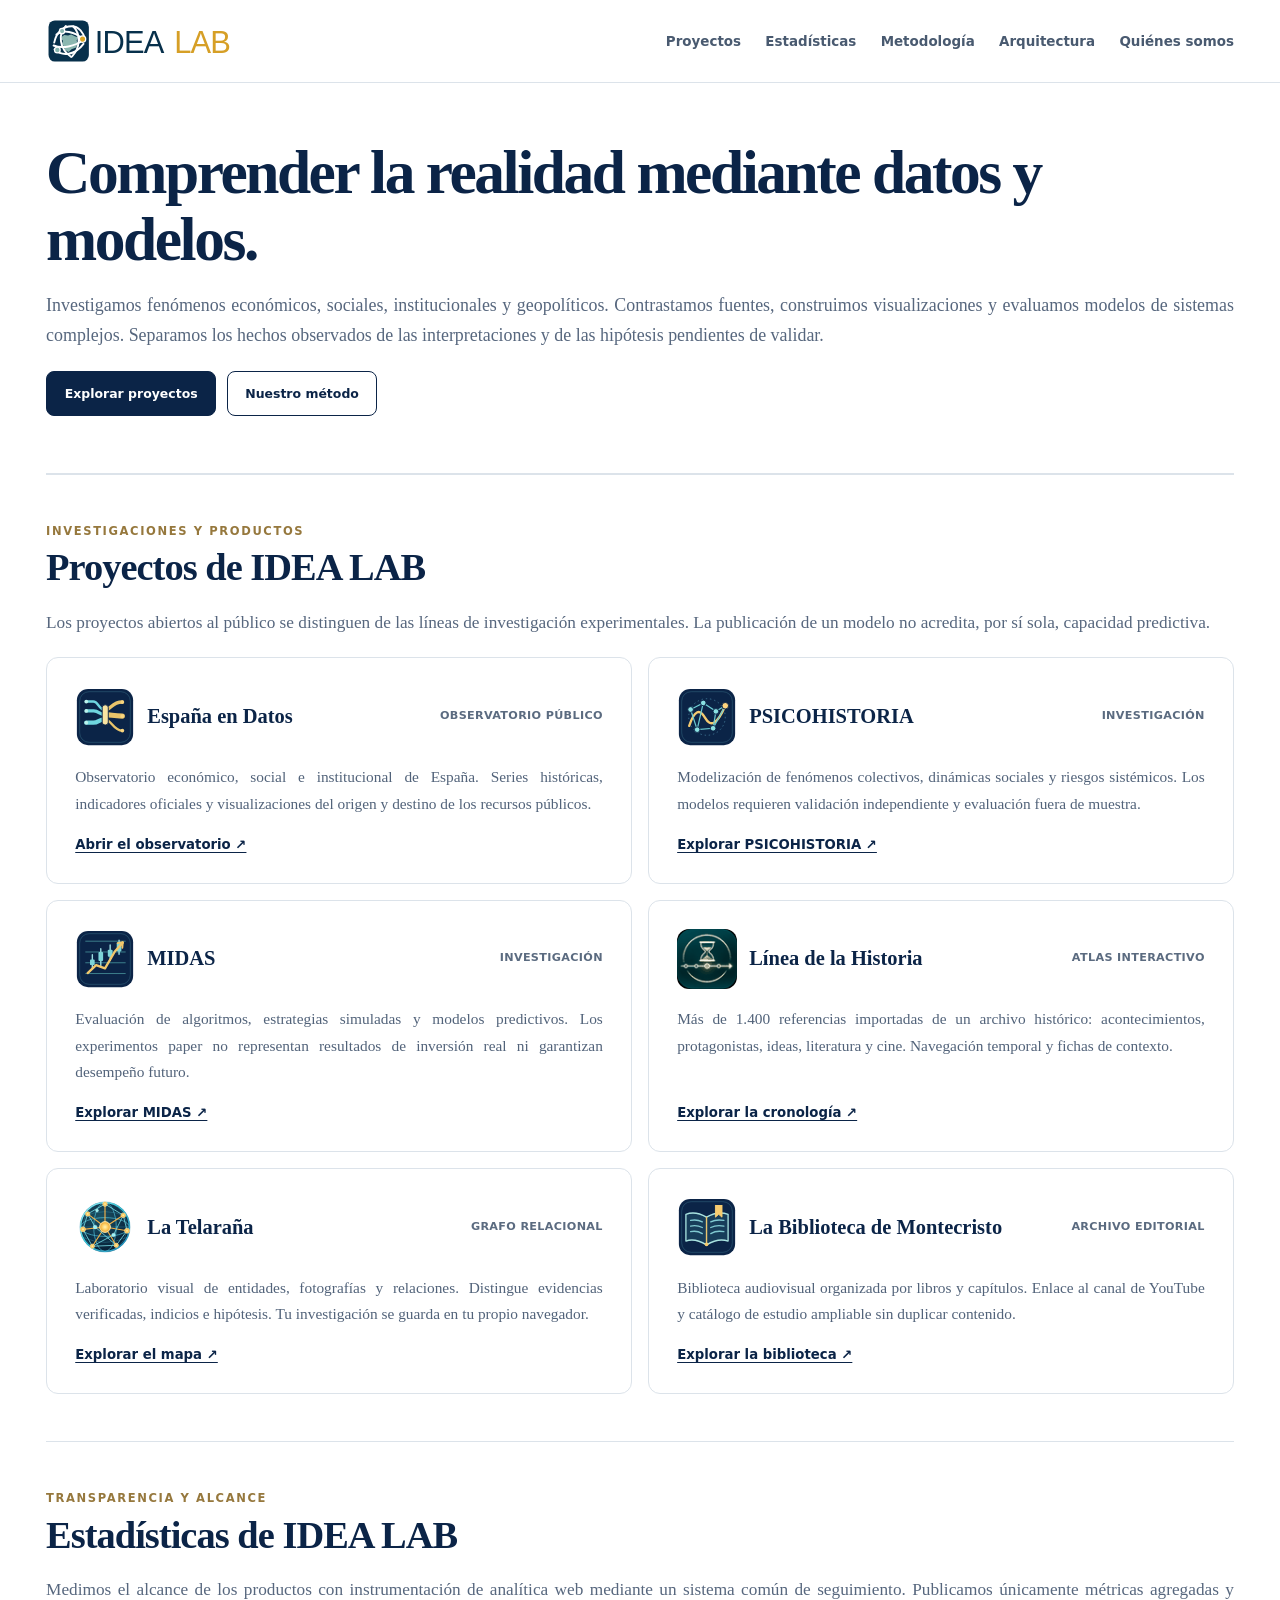
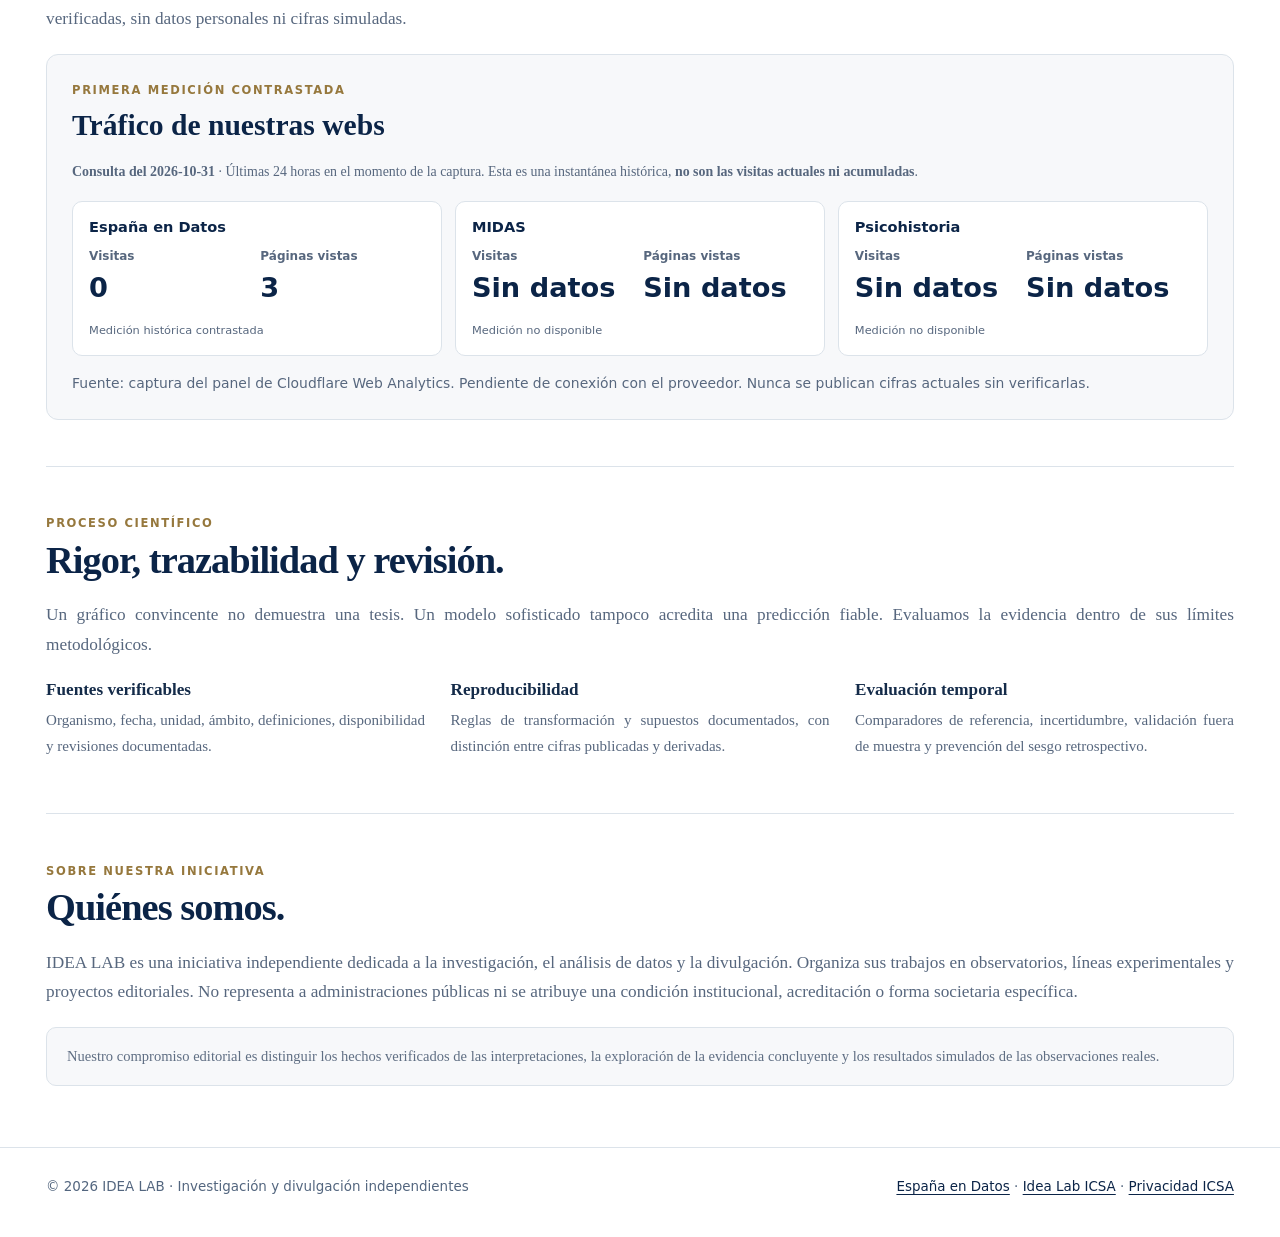
<file: index.html>
<!doctype html>
<html lang="es">
<head>
  <meta charset="utf-8">
  <meta name="viewport" content="width=device-width, initial-scale=1">
  <meta name="theme-color" content="#0b2447">
  <meta name="description" content="IDEA LAB: investigación independiente, datos verificables, observatorios y modelización de sistemas complejos.">
  <meta property="og:type" content="website">
  <meta property="og:title" content="IDEA LAB · Investigación, datos y modelización">
  <meta property="og:description" content="Observatorios, divulgación y modelos contrastables. Investigación independiente basada en evidencia.">
  <meta property="og:url" content="https://idealab2026.github.io/">
  <meta property="og:image" content="https://idealab2026.github.io/social-preview.svg">
  <meta name="twitter:card" content="summary_large_image">
  <link rel="icon" href="/favicon.svg" type="image/svg+xml">
  <link rel="apple-touch-icon" href="/icon-180.svg">
  <link rel="canonical" href="https://idealab2026.github.io/">
  <title>IDEA LAB · Investigación, datos y modelización</title>
  <style>
    :root {color-scheme:light;--navy:#0b2447;--ink:#142b49;--muted:#57677e;--gold:#b08e51;--line:#dce3ea;--paper:#f7f8fa;--teal:#83b3ac}
    *,*::before,*::after {box-sizing:border-box}
    html {scroll-behavior:smooth}
    body {margin:0;background:#fff;color:var(--ink);font-family:Georgia,"Times New Roman",serif}
    a {color:var(--navy);text-underline-offset:3px}
    a:focus-visible {outline:3px solid var(--gold);outline-offset:4px;border-radius:3px}
    .container {max-width:1480px;padding-inline:clamp(16px,3.6vw,58px);margin-inline:auto}
    .header {border-bottom:1px solid var(--line);background:rgba(255,255,255,.97);position:sticky;top:0;z-index:10}
    .headinner {display:flex;align-items:center;justify-content:space-between;gap:1.4rem;min-height:82px}
    .brand {display:block;flex:none;line-height:0}
    .brand img {width:clamp(156px,17vw,208px);height:auto}
    .nav {display:flex;align-items:center;justify-content:flex-end;gap:clamp(12px,1.9vw,30px);flex-wrap:wrap}
    .nav a {font-family:system-ui,-apple-system,sans-serif;text-decoration:none;font-size:.84rem;font-weight:650;color:#495a70}
    .nav a:hover,.textlink:hover {color:#97763c}
    .eyebrow {font:800 .72rem/1.5 system-ui,-apple-system,sans-serif;color:#96783d;letter-spacing:.14em;text-transform:uppercase}
    .hero {display:block;width:100%;padding-block:clamp(28px,4.4vw,64px);border-bottom:1px solid var(--line)}
    h1 {font-size:clamp(2.35rem,4.8vw,5.1rem);line-height:1.08;letter-spacing:-.04em;margin:0 0 1.1rem;color:var(--navy);font-weight:700;width:100%;max-width:none}
    h2 {font-size:clamp(1.8rem,3vw,3.25rem);line-height:1.17;letter-spacing:-.025em;margin:.35rem 0 1rem;color:var(--navy)}
    h3 {font-size:1.28rem;line-height:1.25;margin:0;color:var(--navy)}
    p {line-height:1.72;text-align:justify;text-align-last:left;hyphens:auto}
    .lead {display:block;width:100%;max-width:none;font-size:clamp(1.04rem,1.4vw,1.22rem);color:var(--muted);text-align:justify;text-align-last:left;hyphens:auto;margin:0 0 1.25rem}
    .buttons {display:flex;gap:.65rem;flex-wrap:wrap;margin-top:1.2rem}
    .button {display:inline-flex;align-items:center;justify-content:center;min-height:45px;padding:.65rem 1.1rem;border-radius:8px;border:1px solid var(--navy);font:.78rem/1.3 system-ui,sans-serif;font-weight:750;text-decoration:none}
    .button.primary {background:var(--navy);color:#fff}
    .section {padding-block:clamp(26px,3.6vw,55px);border-top:1px solid var(--line)}
    .sectionintro {color:var(--muted);font-size:1.08rem;margin-bottom:1.25rem;width:100%;max-width:none;text-align:justify;text-align-last:left;hyphens:auto}
    .cards {display:grid;grid-template-columns:repeat(2,minmax(0,1fr));gap:1rem}
    .card {border:1px solid var(--line);border-radius:12px;padding:clamp(18px,2.2vw,30px);display:flex;flex-direction:column;min-height:0;background:#fff}
    .cardtop {display:flex;align-items:baseline;justify-content:space-between;gap:12px;flex-wrap:wrap}
    .cardtop.with-project-icon{align-items:center}
    .project-icon-title{display:flex;flex:1 1 auto;align-items:center;gap:12px;min-width:0}
    .project-icon-title img{display:block;width:60px;height:60px;flex:0 0 60px;object-fit:contain;border-radius:12px}
    .project-icon-title h3{margin:0;min-width:0;overflow-wrap:normal}
    .cardtop.with-project-icon .status{flex:0 1 auto;margin-left:auto;text-align:right}
    @media(max-width:620px){.project-icon-title img{width:50px;height:50px;flex-basis:50px;border-radius:10px}
      .cardtop.with-project-icon{gap:8px}.project-icon-title{gap:9px}}
    @media(max-width:390px){.cardtop.with-project-icon .status{width:100%;text-align:left;margin:0}}
    .status {font:750 .7rem/1.5 system-ui,sans-serif;color:#5b6b80;letter-spacing:.03em}
    .card p {font-size:.96rem;color:#52637a;margin:1.1rem 0}
    .textlink {margin-top:auto;font:750 .83rem/1.5 system-ui,sans-serif}
    .mutedlink {margin-top:auto;font:700 .8rem system-ui,sans-serif;color:#68778b}
    .values {display:grid;grid-template-columns:repeat(3,minmax(0,1fr));gap:1.6rem}
    .value strong {font-size:1.07rem}
    .value p {color:var(--muted);font-size:.94rem;margin:.5rem 0}
    .note {background:var(--paper);padding:1rem 1.25rem;border:1px solid var(--line);border-radius:10px;color:#5f6e83;font-size:.91rem}
    .footer {border-top:1px solid var(--line);padding-block:28px 40px;font: .84rem/1.6 system-ui,sans-serif;color:#53667f}
    .footinner {display:flex;justify-content:space-between;gap:1rem;flex-wrap:wrap}
    @media(max-width:880px){.hero{padding-block:34px 30px}.values{grid-template-columns:1fr;gap:.8rem}}
    @media(max-width:620px){.headinner{align-items:flex-start;min-height:0;padding-block:12px;flex-wrap:wrap}.nav{justify-content:flex-start;width:100%;gap:14px}.cards{grid-template-columns:1fr}.card{min-height:0}h1{letter-spacing:-.025em}.container{padding-inline:15px}}
    @media(prefers-reduced-motion:reduce){html{scroll-behavior:auto}}

    /* Estadísticas · fuente agregada y exclusiva de IDEA LAB */
    .stat-head{display:flex;align-items:flex-start;justify-content:space-between;gap:18px;margin-bottom:16px}
    .stat-head h3{font-size:clamp(1.3rem,2.3vw,1.8rem);margin:3px 0;color:var(--navy)}
    .stat-head p{font:.84rem/1.5 system-ui,sans-serif;color:var(--muted);margin:5px 0;max-width:64ch}
    .stat-filters{display:flex;gap:9px;align-items:center;flex-shrink:0}
    .stat-filters label{font:.7rem/1.4 system-ui,sans-serif;font-weight:700;color:var(--muted);display:grid;gap:5px}
    .stat-filters select{min-height:34px;padding:5px 24px 5px 9px;background:white;border:1px solid var(--line);border-radius:8px;color:var(--navy)}
    .stat-kpis{display:grid;grid-template-columns:repeat(3,minmax(0,1fr));gap:10px;margin:14px 0}
    .stat-kpis article,.stat-box{border:1px solid var(--line);border-radius:11px;padding:clamp(13px,1.4vw,19px);background:white}
    .stat-kpis article{display:grid;gap:8px}
    .stat-kpis span{font:700 .77rem/1.4 system-ui,sans-serif;color:var(--muted)}
    .stat-kpis strong{font-size:clamp(1.3rem,2.5vw,2rem);font-variant-numeric:tabular-nums;color:var(--navy)}
    .stat-content{display:grid;grid-template-columns:1.2fr 1fr;gap:12px}
    .stat-box-title{display:flex;align-items:center;justify-content:space-between;gap:10px;border-bottom:1px solid var(--line);padding-bottom:10px}
    .stat-box-title strong{font:750 .86rem system-ui,sans-serif}
    .stat-box-title span{font:.73rem system-ui,sans-serif;color:var(--muted)}
    .stat-bars{height:180px;display:flex;align-items:end;gap:clamp(3px,.6vw,9px);padding:17px 0 0}
    .stat-bar-item{height:100%;display:flex;flex:0 0 clamp(24px,5vw,46px);min-width:0;flex-direction:column;align-items:stretch;gap:4px}
    .stat-bar-rail{flex:1;display:flex;align-items:end;position:relative;min-height:0;border-bottom:1px solid var(--line)}
    .stat-bar-rail i{display:block;width:100%;background:#2b688f;border-radius:4px 4px 0 0;opacity:.9}
    .stat-bar-rail i.stat-missing{height:2px;background:#bcc6d1}
    .stat-bar-item>span{font:600 .56rem/1.3 system-ui,sans-serif;color:#617087;text-align:center;white-space:nowrap}
    .stat-site-list article{padding:11px 0;border-bottom:1px solid var(--line)}
    .stat-site-list article:last-child{border-bottom:0}
    .stat-site-title{display:flex;justify-content:space-between;align-items:baseline;gap:8px}
    .stat-site-title a{font:750 .91rem system-ui,sans-serif;text-decoration:none}
    .stat-site-title strong{font:750 .93rem system-ui,sans-serif;font-variant-numeric:tabular-nums}
    .stat-site-title strong.stat-site-visits{font-size:clamp(1.1rem,1.65vw,1.55rem);color:var(--navy);white-space:nowrap}
    .stat-site-title strong.stat-site-visits small{font:600 .72rem/1.3 system-ui,sans-serif;color:var(--muted)}
    .stat-site-pageviews{font-weight:700;color:var(--navy)}
    .stat-bars{overflow-x:auto;justify-content:flex-start}

    .stat-site-list p{font:.73rem/1.3 system-ui,sans-serif;color:var(--muted);margin:4px 0}
    .stat-progress{height:5px;border-radius:9px;background:#e9eef2;overflow:hidden}
    .stat-progress i{display:block;height:100%;background:#348a90;border-radius:9px}
    .stat-source{font:.73rem/1.5 system-ui,sans-serif;color:var(--muted);margin:13px 0 0}
    .stat-await{border:1px solid var(--line);border-radius:12px;padding:clamp(16px,3vw,25px);background:var(--paper)}
    .stat-await>strong{font-size:1.13rem;color:var(--navy)}
    .stat-await p{font-size:.87rem;color:var(--muted)}
    .stat-products{display:grid;grid-template-columns:repeat(3,minmax(0,1fr));gap:10px;margin:12px 0}
    .stat-products a{display:grid;gap:7px;padding:13px;background:white;border:1px solid var(--line);border-radius:9px;font:750 .83rem system-ui,sans-serif;text-decoration:none}
    .stat-products small{font-size:.69rem;color:var(--muted);font-weight:500}
    .stat-empty{padding:38px 12px;font:.85rem/1.5 system-ui,sans-serif;color:var(--muted)}

    .stat-snapshot-title{font-size:clamp(1.35rem,2.5vw,1.85rem);margin:.45rem 0 1rem}
    .stat-snapshot-cards{display:grid;grid-template-columns:repeat(3,minmax(0,1fr));gap:.8rem;margin:1.1rem 0}
    .stat-snapshot-card{background:#fff;border:1px solid var(--line);border-radius:10px;padding:1rem;min-width:0}
    .stat-snapshot-counts{display:grid;grid-template-columns:repeat(2,minmax(0,1fr));gap:.4rem;margin:.9rem 0}
    .stat-snapshot-counts span{display:grid;gap:.3rem;font:600 .75rem/1.3 system-ui,sans-serif;color:var(--muted)}
    .stat-snapshot-counts strong{font-size:clamp(1.1rem,2.2vw,1.7rem);font-variant-numeric:tabular-nums;color:var(--navy)}
    .stat-snapshot-card small{font:.71rem/1.4 system-ui,sans-serif;color:var(--muted)}
    @media(max-width:750px){.stat-snapshot-cards{grid-template-columns:1fr}.stat-snapshot-counts{gap:1rem}}
    @media(max-width:880px){.stat-content{grid-template-columns:1fr}}
    @media(max-width:620px){.stat-head{flex-direction:column}.stat-filters{width:100%;justify-content:flex-start}
      .stat-kpis{grid-template-columns:repeat(3,minmax(0,1fr));gap:5px}.stat-kpis article{padding:10px}
      .stat-kpis span{font-size:.66rem}.stat-kpis strong{font-size:1.17rem}
      .stat-products{grid-template-columns:1fr}.stat-bars{height:145px}.stat-bar-item>span{font-size:.5rem}}

  </style>
</head>
<body>
  <header class="header"><div class="container headinner">
    <a class="brand" href="/" aria-label="IDEA LAB · Inicio"><img src="/logo-idea-lab.svg" width="208" height="50" alt="IDEA LAB"></a>
    <nav class="nav" aria-label="Menú principal"><a href="#proyectos">Proyectos</a><a href="#estadisticas">Estadísticas</a><a href="#metodo">Metodología</a><a href="/arquitectura/">Arquitectura</a><a href="#nosotros">Quiénes somos</a></nav>
  </div></header>
  <main class="container">
    <section class="hero" aria-labelledby="main-title">
      <h1 id="main-title">Comprender la realidad mediante datos y modelos.</h1>
      <p class="lead">Investigamos fenómenos económicos, sociales, institucionales y geopolíticos. Contrastamos fuentes, construimos visualizaciones y evaluamos modelos de sistemas complejos. Separamos los hechos observados de las interpretaciones y de las hipótesis pendientes de validar.</p>
      <div class="buttons"><a class="button primary" href="#proyectos">Explorar proyectos</a><a class="button" href="#metodo">Nuestro método</a></div>
    </section>
    <section class="section" id="proyectos" aria-labelledby="proyectos-title">
      <span class="eyebrow">Investigaciones y productos</span><h2 id="proyectos-title">Proyectos de IDEA LAB</h2>
      <p class="sectionintro">Los proyectos abiertos al público se distinguen de las líneas de investigación experimentales. La publicación de un modelo no acredita, por sí sola, capacidad predictiva.</p>
      <div class="cards">
        <article class="card"><div class="cardtop with-project-icon"><div class="project-icon-title"><img src="/project-icons/espana-en-datos.svg" alt="" width="60" height="60" loading="lazy" decoding="async"><h3>España en Datos</h3></div><span class="status">OBSERVATORIO PÚBLICO</span></div><p>Observatorio económico, social e institucional de España. Series históricas, indicadores oficiales y visualizaciones del origen y destino de los recursos públicos.</p><a class="textlink" href="https://idealab2026.github.io/dashboard-gobierno/">Abrir el observatorio ↗</a></article>
        <article class="card"><div class="cardtop with-project-icon"><div class="project-icon-title"><img src="/project-icons/psicohistoria.svg" alt="" width="60" height="60" loading="lazy" decoding="async"><h3>PSICOHISTORIA</h3></div><span class="status">INVESTIGACIÓN</span></div><p>Modelización de fenómenos colectivos, dinámicas sociales y riesgos sistémicos. Los modelos requieren validación independiente y evaluación fuera de muestra.</p><a class="textlink" href="https://idealab2026.github.io/psicohistoria/">Explorar PSICOHISTORIA ↗</a></article>
        <article class="card"><div class="cardtop with-project-icon"><div class="project-icon-title"><img src="/project-icons/midas.svg" alt="" width="60" height="60" loading="lazy" decoding="async"><h3>MIDAS</h3></div><span class="status">INVESTIGACIÓN</span></div><p>Evaluación de algoritmos, estrategias simuladas y modelos predictivos. Los experimentos paper no representan resultados de inversión real ni garantizan desempeño futuro.</p><a class="textlink" href="https://idealab2026.github.io/laboratorio-cuantitativo/">Explorar MIDAS ↗</a></article>
        <article class="card"><div class="cardtop with-project-icon"><div class="project-icon-title"><img src="/linea-historia/favicon.png" alt="" width="60" height="60" loading="lazy" decoding="async"><h3>Línea de la Historia</h3></div><span class="status">ATLAS INTERACTIVO</span></div><p>Más de 1.400 referencias importadas de un archivo histórico: acontecimientos, protagonistas, ideas, literatura y cine. Navegación temporal y fichas de contexto.</p><a class="textlink" href="/linea-historia/">Explorar la cronología ↗</a></article>
        <article class="card"><div class="cardtop with-project-icon"><div class="project-icon-title"><img src="/la-telarana/icon.svg" alt="" width="60" height="60" loading="lazy" decoding="async"><h3>La Telaraña</h3></div><span class="status">GRAFO RELACIONAL</span></div><p>Laboratorio visual de entidades, fotografías y relaciones. Distingue evidencias verificadas, indicios e hipótesis. Tu investigación se guarda en tu propio navegador.</p><a class="textlink" href="/la-telarana/">Explorar el mapa ↗</a></article>
        <article class="card"><div class="cardtop with-project-icon"><div class="project-icon-title"><img src="/project-icons/biblioteca-montecristo.svg" alt="" width="60" height="60" loading="lazy" decoding="async"><h3>La Biblioteca de Montecristo</h3></div><span class="status">ARCHIVO EDITORIAL</span></div><p>Biblioteca audiovisual organizada por libros y capítulos. Enlace al canal de YouTube y catálogo de estudio ampliable sin duplicar contenido.</p><a class="textlink" href="/biblioteca-montecristo/">Explorar la biblioteca ↗</a></article>
      </div>
    </section>
    <section class="section" id="estadisticas" aria-labelledby="estadisticas-title">
      <span class="eyebrow">Transparencia y alcance</span><h2 id="estadisticas-title">Estadísticas de IDEA LAB</h2>
      <p class="sectionintro">Medimos el alcance de los productos con instrumentación de analítica web mediante un sistema común de seguimiento. Publicamos únicamente métricas agregadas y verificadas, sin datos personales ni cifras simuladas.</p>
      <div id="stats-dashboard" aria-live="polite"><div class="stat-await"><strong>Consultando estadísticas…</strong><p>El informe se genera con datos agregados procedentes del proveedor de analítica web.</p></div></div>
    </section>
    <section class="section" id="metodo" aria-labelledby="metodo-title">
      <span class="eyebrow">Proceso científico</span><h2 id="metodo-title">Rigor, trazabilidad y revisión.</h2>
      <p class="sectionintro">Un gráfico convincente no demuestra una tesis. Un modelo sofisticado tampoco acredita una predicción fiable. Evaluamos la evidencia dentro de sus límites metodológicos.</p>
      <div class="values"><div class="value"><strong>Fuentes verificables</strong><p>Organismo, fecha, unidad, ámbito, definiciones, disponibilidad y revisiones documentadas.</p></div><div class="value"><strong>Reproducibilidad</strong><p>Reglas de transformación y supuestos documentados, con distinción entre cifras publicadas y derivadas.</p></div><div class="value"><strong>Evaluación temporal</strong><p>Comparadores de referencia, incertidumbre, validación fuera de muestra y prevención del sesgo retrospectivo.</p></div></div>
    </section>
    <section class="section" id="nosotros" aria-labelledby="nosotros-title">
      <span class="eyebrow">Sobre nuestra iniciativa</span><h2 id="nosotros-title">Quiénes somos.</h2>
      <p class="sectionintro">IDEA LAB es una iniciativa independiente dedicada a la investigación, el análisis de datos y la divulgación. Organiza sus trabajos en observatorios, líneas experimentales y proyectos editoriales. No representa a administraciones públicas ni se atribuye una condición institucional, acreditación o forma societaria específica.</p>
      <p class="note">Nuestro compromiso editorial es distinguir los hechos verificados de las interpretaciones, la exploración de la evidencia concluyente y los resultados simulados de las observaciones reales.</p>
    </section>
  </main>
  <footer class="footer"><div class="container footinner"><span>© 2026 IDEA LAB · Investigación y divulgación independientes</span><span><a href="https://idealab2026.github.io/dashboard-gobierno/">España en Datos</a> · <a href="/icsa/">Idea Lab ICSA</a> · <a href="/icsa/privacidad.html">Privacidad ICSA</a></span></div></footer>
<script type="module" src="/stats.js"></script>
</body>
</html>
</file>
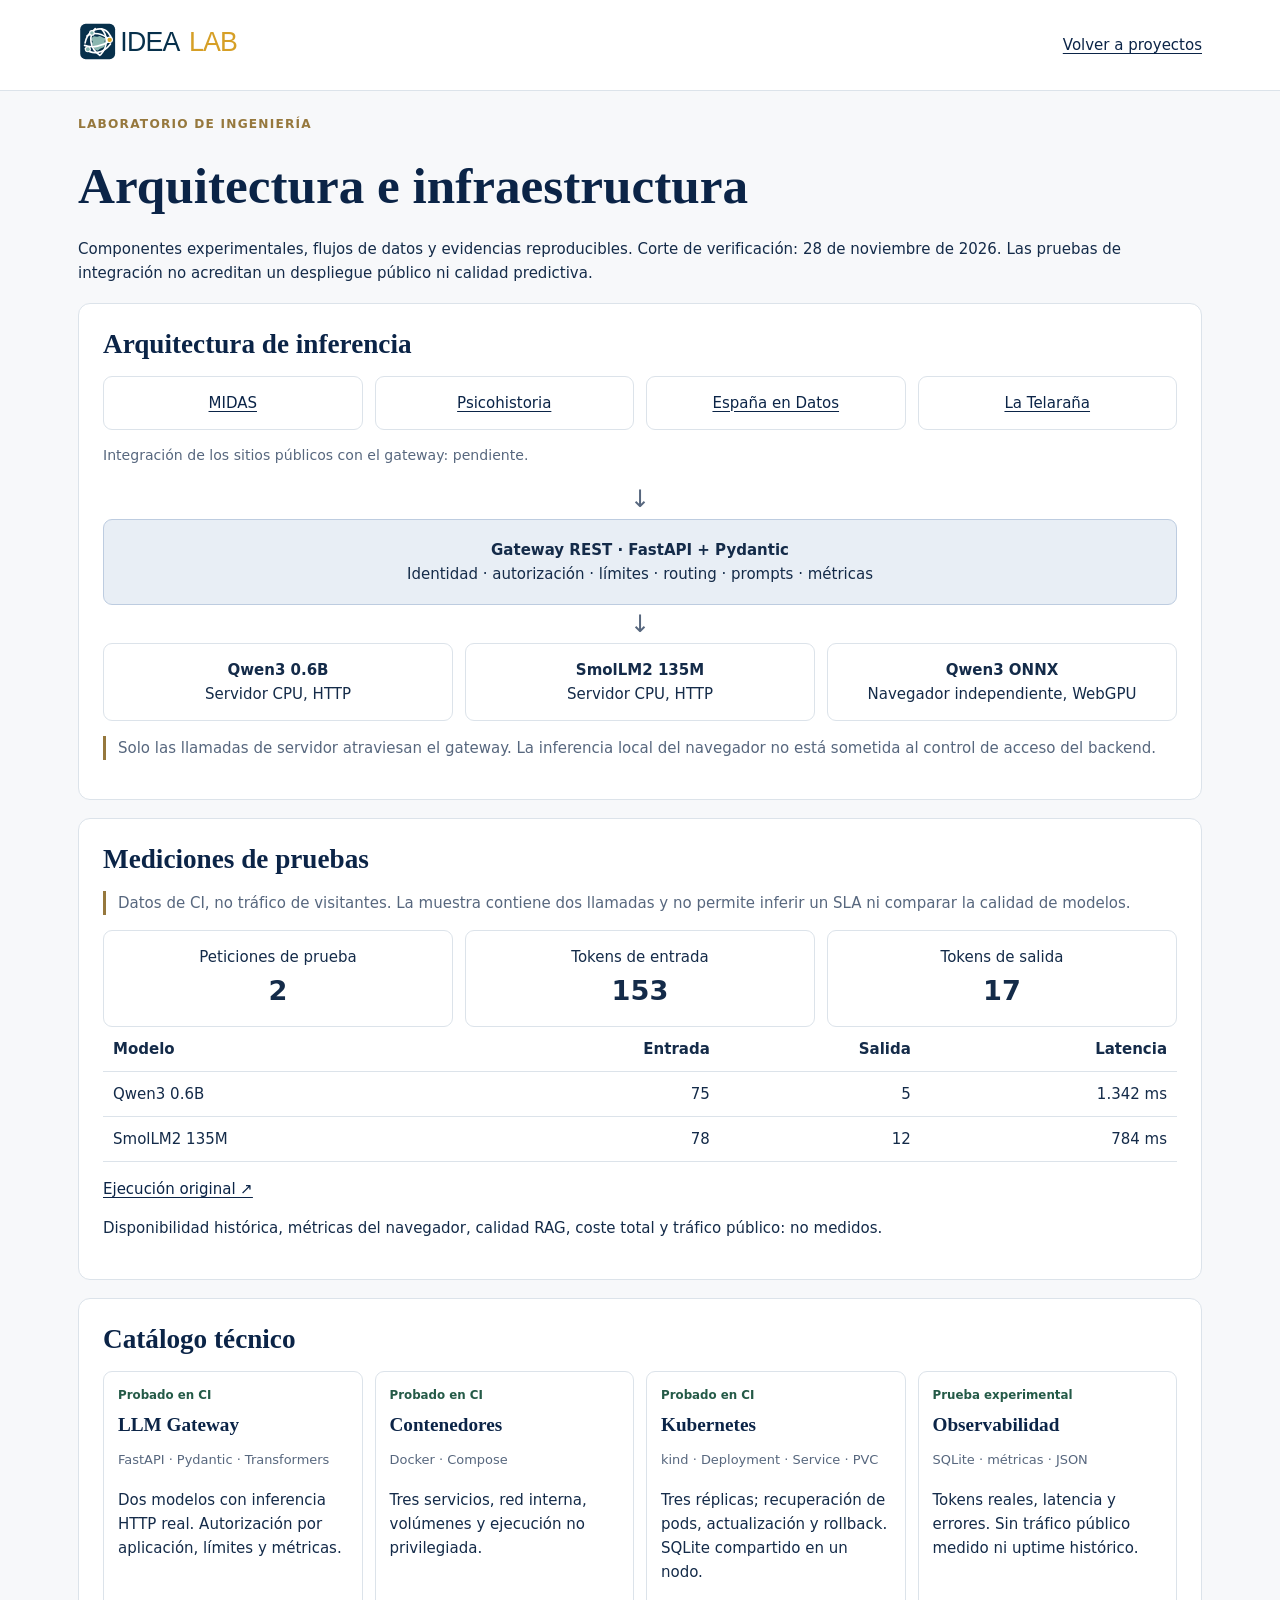
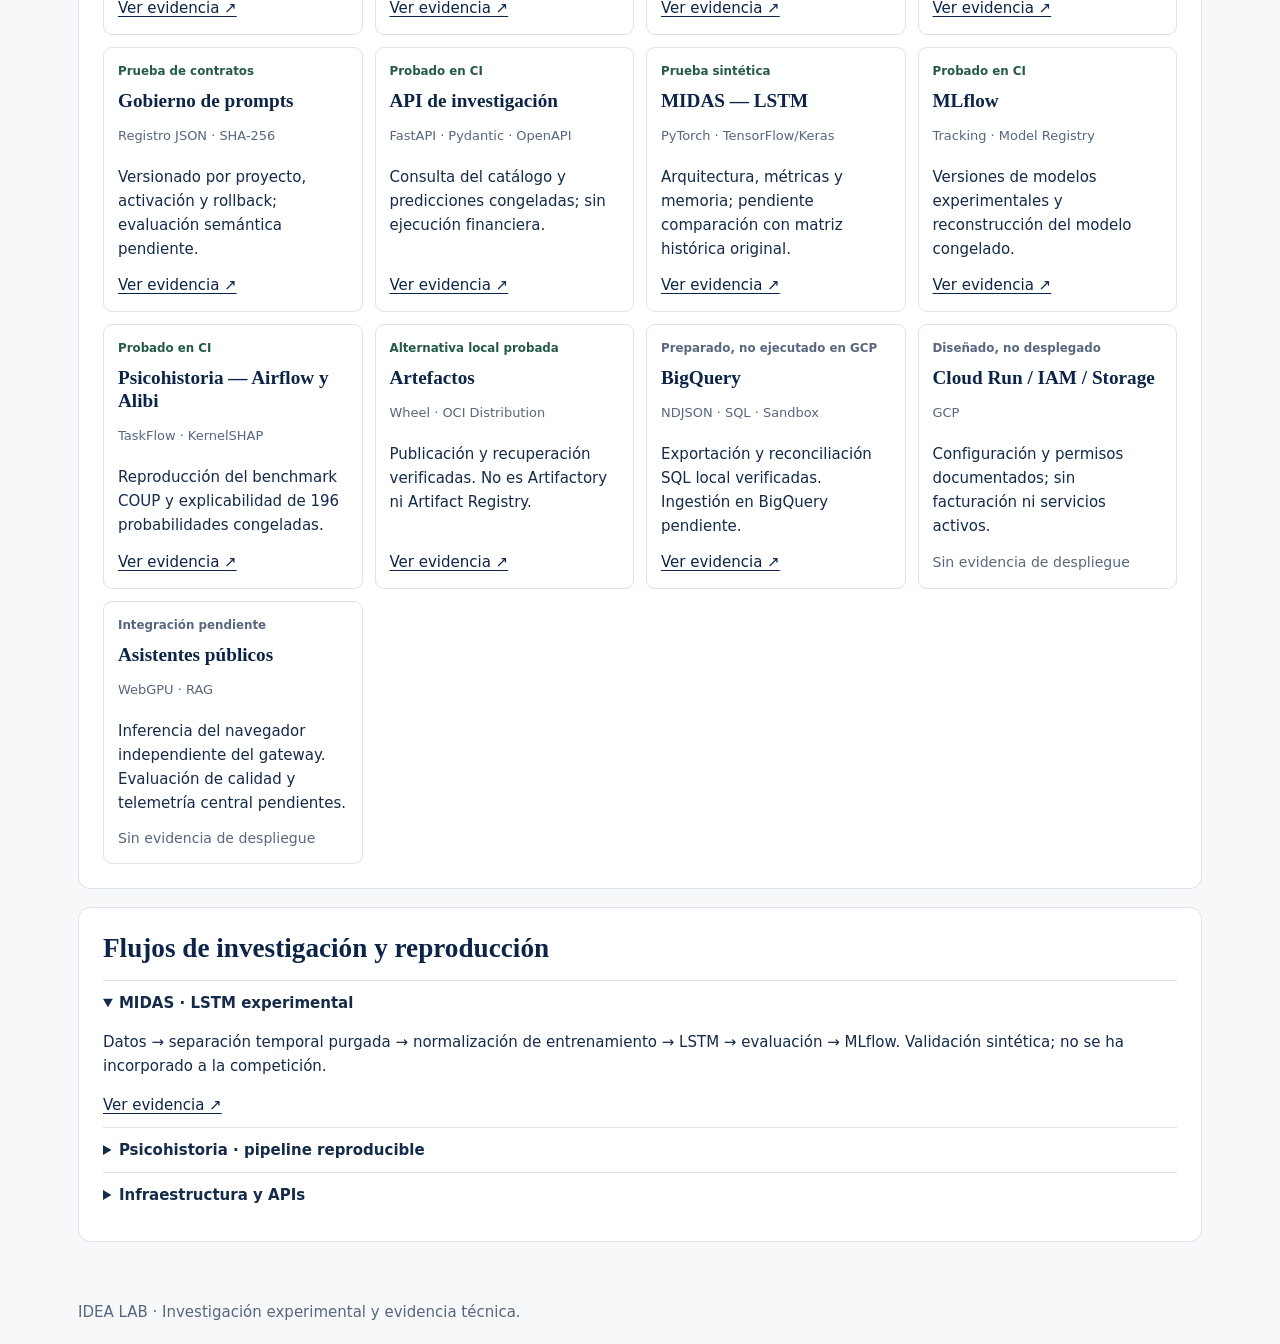
<file: arquitectura/index.html>
<!doctype html>
<html lang="es"><head><meta charset="utf-8"><meta name="viewport" content="width=device-width, initial-scale=1"><meta name="description" content="Arquitectura técnica y evidencias verificadas de IDEA LAB."><meta http-equiv="Content-Security-Policy" content="default-src 'none'; style-src 'unsafe-inline'; img-src 'self'; base-uri 'none'; form-action 'none'"><link rel="icon" href="/favicon.svg"><title>Arquitectura · IDEA LAB</title><style>
:root{color-scheme:light;--navy:#0b2447;--ink:#142b49;--muted:#57677e;--gold:#96783d;--line:#dce3ea;--paper:#f7f8fa}*{box-sizing:border-box}body{margin:0;color:var(--ink);font:15px/1.6 system-ui,sans-serif;background:var(--paper)}a{color:var(--navy);text-underline-offset:3px}a:focus-visible,summary:focus-visible{outline:3px solid var(--gold);outline-offset:3px}header{background:white;border-bottom:1px solid var(--line)}.wrap{max-width:1220px;margin:auto;padding:20px clamp(16px,4vw,48px)}.head{display:flex;align-items:center;justify-content:space-between;gap:12px;flex-wrap:wrap}.head img{width:180px;height:auto}h1,h2,h3{font-family:Georgia,serif;color:var(--navy);line-height:1.2}h1{font-size:clamp(2rem,4vw,3.8rem);margin:.4em 0}h2{font-size:1.7rem;margin:0 0 15px}h3{font-size:1.2rem;margin:8px 0}.eyebrow{font-size:.76rem;font-weight:800;letter-spacing:.1em;color:var(--gold);text-transform:uppercase}.muted{color:var(--muted);font-size:.88rem}.block{padding:24px;background:white;border:1px solid var(--line);border-radius:12px;margin:18px 0}.grid{display:grid;grid-template-columns:repeat(auto-fit,minmax(min(100%,250px),1fr));gap:12px}.node,.card{border:1px solid var(--line);border-radius:9px;padding:14px;min-width:0;background:#fff}.node{text-align:center}.core{background:#e8eef5;text-align:center;padding:18px;border:1px solid #bdcce0;border-radius:9px}.arrow{text-align:center;font-size:24px;color:var(--muted)}.card{display:flex;flex-direction:column}.card p{margin:6px 0 12px}.card a,.card>.muted{margin-top:auto}.state{font-size:.74rem;font-weight:700;color:#245a47}.state.prepared,.state.pending{color:var(--muted)}.tech{font-size:.81rem;color:var(--muted)}.kpi{font-size:1.7rem;font-weight:750;font-variant-numeric:tabular-nums;display:block}.note{border-left:3px solid var(--gold);padding-left:12px;color:var(--muted)}details{border-top:1px solid var(--line);padding:10px 0}summary{cursor:pointer;font-weight:700}.tablewrap{overflow:auto}table{width:100%;border-collapse:collapse;font-variant-numeric:tabular-nums}th,td{text-align:right;border-bottom:1px solid var(--line);padding:10px;white-space:nowrap}th:first-child,td:first-child{text-align:left}footer{color:var(--muted)}@media(max-width:600px){.block{padding:16px}.head img{width:150px}}</style></head>
<body><header><div class="wrap head"><a href="/" aria-label="IDEA LAB, inicio"><img src="/logo-idea-lab.svg" alt="IDEA LAB"></a><a href="/">Volver a proyectos</a></div></header>
<main class="wrap"><span class="eyebrow">Laboratorio de ingeniería</span><h1>Arquitectura e infraestructura</h1><p>Componentes experimentales, flujos de datos y evidencias reproducibles. Corte de verificación: 28 de noviembre de 2026. Las pruebas de integración no acreditan un despliegue público ni calidad predictiva.</p>
<section class="block"><h2>Arquitectura de inferencia</h2><div class="grid"><div class="node"><a href="https://idealab2026.github.io/laboratorio-cuantitativo/">MIDAS</a></div><div class="node"><a href="https://idealab2026.github.io/psicohistoria/">Psicohistoria</a></div><div class="node"><a href="https://idealab2026.github.io/dashboard-gobierno/">España en Datos</a></div><div class="node"><a href="/la-telarana/">La Telaraña</a></div></div><p class="muted">Integración de los sitios públicos con el gateway: pendiente.</p><div class="arrow" aria-hidden="true">↓</div><div class="core"><strong>Gateway REST · FastAPI + Pydantic</strong><br>Identidad · autorización · límites · routing · prompts · métricas</div><div class="arrow" aria-hidden="true">↓</div><div class="grid"><div class="node"><strong>Qwen3 0.6B</strong><br>Servidor CPU, HTTP</div><div class="node"><strong>SmolLM2 135M</strong><br>Servidor CPU, HTTP</div><div class="node"><strong>Qwen3 ONNX</strong><br>Navegador independiente, WebGPU</div></div><p class="note">Solo las llamadas de servidor atraviesan el gateway. La inferencia local del navegador no está sometida al control de acceso del backend.</p></section>
<section class="block"><h2>Mediciones de pruebas</h2><p class="note">Datos de CI, no tráfico de visitantes. La muestra contiene dos llamadas y no permite inferir un SLA ni comparar la calidad de modelos.</p><div class="grid"><div class="node">Peticiones de prueba<strong class="kpi">2</strong></div><div class="node">Tokens de entrada<strong class="kpi">153</strong></div><div class="node">Tokens de salida<strong class="kpi">17</strong></div></div><div class="tablewrap"><table><thead><tr><th>Modelo</th><th>Entrada</th><th>Salida</th><th>Latencia</th></tr></thead><tbody><tr><td>Qwen3 0.6B</td><td>75</td><td>5</td><td>1.342 ms</td></tr><tr><td>SmolLM2 135M</td><td>78</td><td>12</td><td>784 ms</td></tr></tbody></table></div><p><a href="https://github.com/idealab2026/idealab2026.github.io/actions/runs/46137957980">Ejecución original ↗</a></p><p>Disponibilidad histórica, métricas del navegador, calidad RAG, coste total y tráfico público: no medidos.</p></section>
<section class="block"><h2>Catálogo técnico</h2><div class="grid"><article class="card"><span class="state verified">Probado en CI</span><h3>LLM Gateway</h3><p class="tech">FastAPI · Pydantic · Transformers</p><p>Dos modelos con inferencia HTTP real. Autorización por aplicación, límites y métricas.</p><a href="https://github.com/idealab2026/idealab2026.github.io/actions/runs/46137957980">Ver evidencia ↗</a></article>
<article class="card"><span class="state verified">Probado en CI</span><h3>Contenedores</h3><p class="tech">Docker · Compose</p><p>Tres servicios, red interna, volúmenes y ejecución no privilegiada.</p><a href="https://github.com/idealab2026/idealab2026.github.io/actions/runs/46137957980">Ver evidencia ↗</a></article>
<article class="card"><span class="state verified">Probado en CI</span><h3>Kubernetes</h3><p class="tech">kind · Deployment · Service · PVC</p><p>Tres réplicas; recuperación de pods, actualización y rollback. SQLite compartido en un nodo.</p><a href="https://github.com/idealab2026/idealab2026.github.io/actions/runs/46138552564">Ver evidencia ↗</a></article>
<article class="card"><span class="state verified">Prueba experimental</span><h3>Observabilidad</h3><p class="tech">SQLite · métricas · JSON</p><p>Tokens reales, latencia y errores. Sin tráfico público medido ni uptime histórico.</p><a href="https://github.com/idealab2026/idealab2026.github.io/actions/runs/46137957980">Ver evidencia ↗</a></article>
<article class="card"><span class="state verified">Prueba de contratos</span><h3>Gobierno de prompts</h3><p class="tech">Registro JSON · SHA-256</p><p>Versionado por proyecto, activación y rollback; evaluación semántica pendiente.</p><a href="https://github.com/idealab2026/idealab2026.github.io/actions/runs/46137957980">Ver evidencia ↗</a></article>
<article class="card"><span class="state verified">Probado en CI</span><h3>API de investigación</h3><p class="tech">FastAPI · Pydantic · OpenAPI</p><p>Consulta del catálogo y predicciones congeladas; sin ejecución financiera.</p><a href="https://github.com/idealab2026/idealab2026.github.io/actions/runs/46133977142">Ver evidencia ↗</a></article>
<article class="card"><span class="state verified">Prueba sintética</span><h3>MIDAS — LSTM</h3><p class="tech">PyTorch · TensorFlow/Keras</p><p>Arquitectura, métricas y memoria; pendiente comparación con matriz histórica original.</p><a href="https://github.com/idealab2026/idealab2026.github.io/actions/runs/46138264751">Ver evidencia ↗</a></article>
<article class="card"><span class="state verified">Probado en CI</span><h3>MLflow</h3><p class="tech">Tracking · Model Registry</p><p>Versiones de modelos experimentales y reconstrucción del modelo congelado.</p><a href="https://github.com/idealab2026/idealab2026.github.io/actions/runs/46133977178">Ver evidencia ↗</a></article>
<article class="card"><span class="state verified">Probado en CI</span><h3>Psicohistoria — Airflow y Alibi</h3><p class="tech">TaskFlow · KernelSHAP</p><p>Reproducción del benchmark COUP y explicabilidad de 196 probabilidades congeladas.</p><a href="https://github.com/idealab2026/idealab2026.github.io/actions/runs/46134211493">Ver evidencia ↗</a></article>
<article class="card"><span class="state verified">Alternativa local probada</span><h3>Artefactos</h3><p class="tech">Wheel · OCI Distribution</p><p>Publicación y recuperación verificadas. No es Artifactory ni Artifact Registry.</p><a href="https://github.com/idealab2026/idealab2026.github.io/actions/runs/46134222435">Ver evidencia ↗</a></article>
<article class="card"><span class="state prepared">Preparado, no ejecutado en GCP</span><h3>BigQuery</h3><p class="tech">NDJSON · SQL · Sandbox</p><p>Exportación y reconciliación SQL local verificadas. Ingestión en BigQuery pendiente.</p><a href="https://github.com/idealab2026/idealab2026.github.io/actions/runs/46138329664">Ver evidencia ↗</a></article>
<article class="card"><span class="state prepared">Diseñado, no desplegado</span><h3>Cloud Run / IAM / Storage</h3><p class="tech">GCP</p><p>Configuración y permisos documentados; sin facturación ni servicios activos.</p><span class="muted">Sin evidencia de despliegue</span></article>
<article class="card"><span class="state pending">Integración pendiente</span><h3>Asistentes públicos</h3><p class="tech">WebGPU · RAG</p><p>Inferencia del navegador independiente del gateway. Evaluación de calidad y telemetría central pendientes.</p><span class="muted">Sin evidencia de despliegue</span></article></div></section>
<section class="block"><h2>Flujos de investigación y reproducción</h2><details open><summary>MIDAS · LSTM experimental</summary><p>Datos → separación temporal purgada → normalización de entrenamiento → LSTM → evaluación → MLflow. Validación sintética; no se ha incorporado a la competición.</p><a href="https://github.com/idealab2026/idealab2026.github.io/actions/runs/46138264751">Ver evidencia ↗</a></details><details><summary>Psicohistoria · pipeline reproducible</summary><p>Extracción → calidad → preprocesado → ajuste retrospectivo → evaluación → registro → publicación local condicionada. Sin nuevas predicciones.</p><a href="https://github.com/idealab2026/idealab2026.github.io/actions/runs/46134211493">Ver evidencia ↗</a></details><details><summary>Infraestructura y APIs</summary><p>La API de investigación y el gateway son servicios locales separados. Sus contratos y procedimientos están documentados en código institucional. No se ofrece acceso a administración, credenciales ni endpoints privilegiados desde esta web.</p><a href="https://github.com/idealab2026/idealab2026.github.io/pull/519">Código del gateway ↗</a> · <a href="https://github.com/idealab2026/idealab2026.github.io/pull/514">Código de la API ↗</a></details></section>
</main><footer class="wrap">IDEA LAB · Investigación experimental y evidencia técnica.</footer></body></html>
</file>
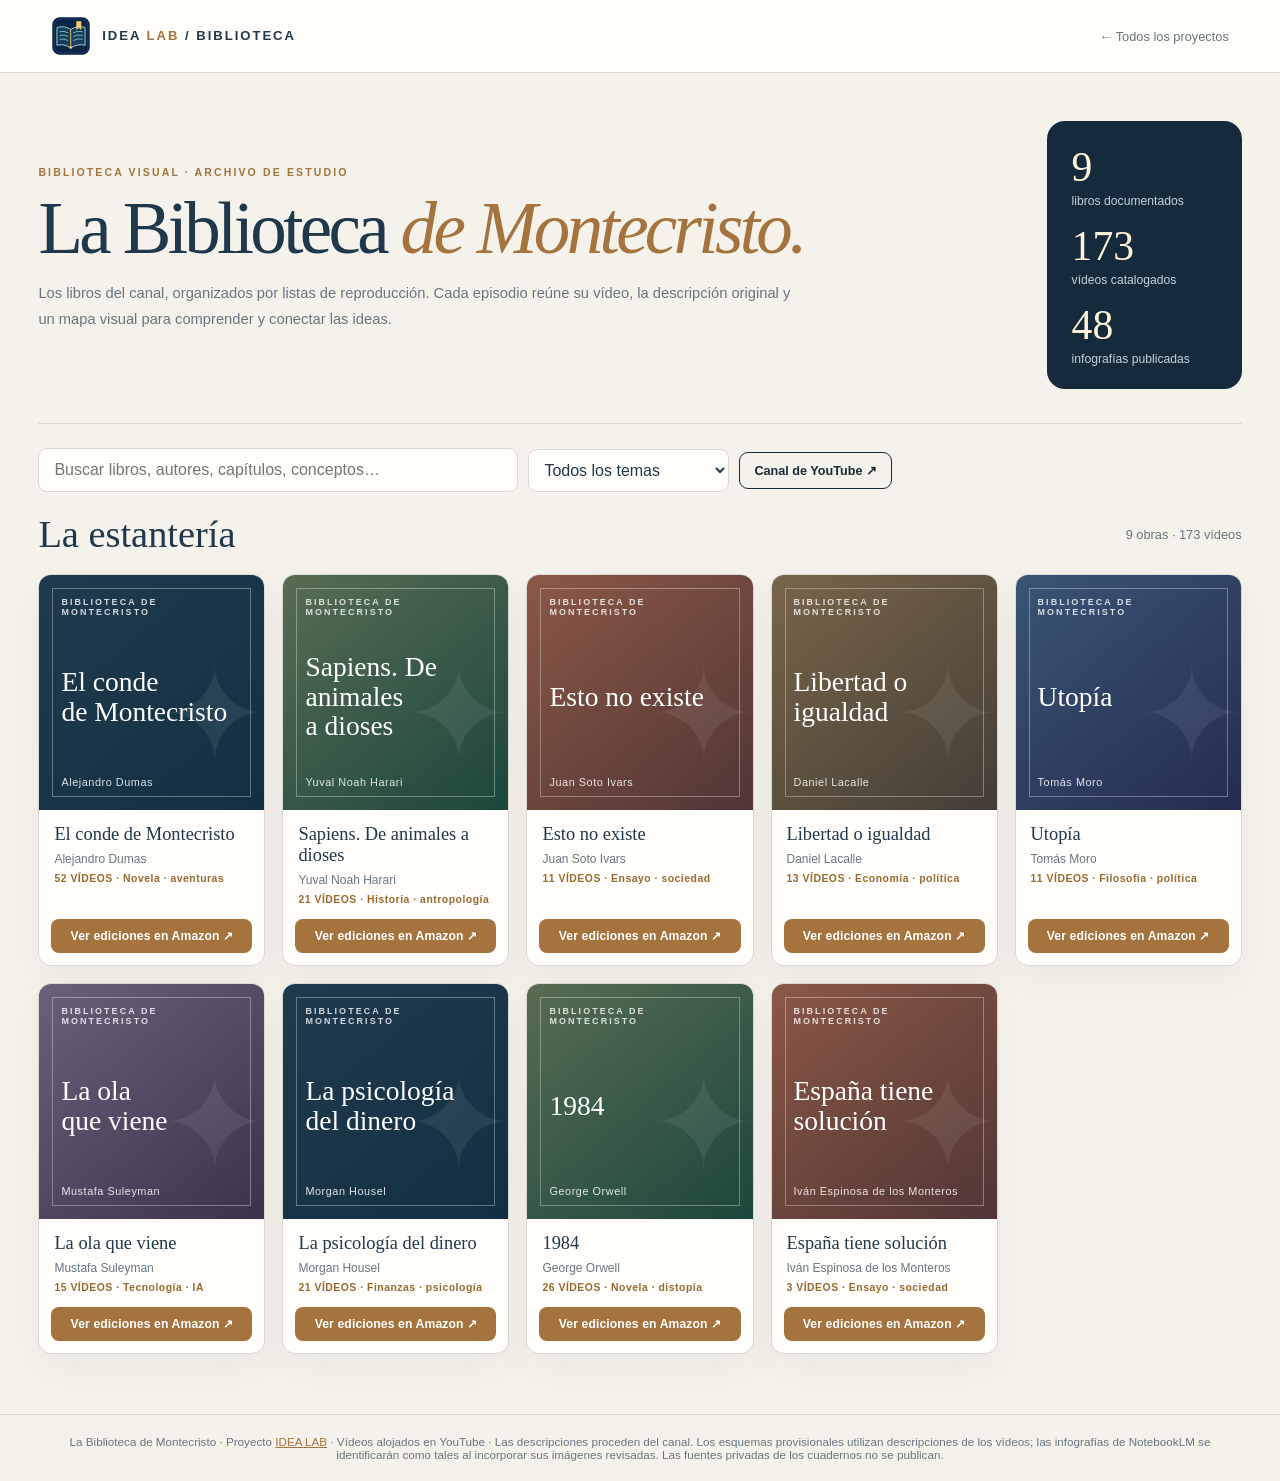
<file: biblioteca-montecristo/index.html>
<!doctype html>
<html lang="es"><head><meta charset="utf-8"><meta name="viewport" content="width=device-width,initial-scale=1"><meta name="theme-color" content="#f5f2eb"><meta name="description" content="La Biblioteca de Montecristo: libros, capítulos y vídeos del canal de YouTube, con infografías de estudio por obra y capítulo. Proyecto IDEA LAB."><title>La Biblioteca de Montecristo · IDEA LAB</title><link rel="icon" type="image/svg+xml" sizes="any" href="/project-icons/biblioteca-montecristo.svg"><link rel="stylesheet" href="./styles.css"></head>
<body><header><a class="brand" href="/" aria-label="IDEA LAB · Biblioteca de Montecristo · Todos los proyectos"><img class="brand-icon" src="/project-icons/biblioteca-montecristo.svg" alt="" width="40" height="40" decoding="async"><span>IDEA <strong>LAB</strong> / BIBLIOTECA</span></a><a class="back" href="/">← Todos los proyectos</a></header>
<main><div id="landing" class="landing">
  <section class="hero"><div><span class="eyebrow">Biblioteca visual · Archivo de estudio</span><h1>La Biblioteca <em>de Montecristo.</em></h1><p class="intro">Los libros del canal, organizados por listas de reproducción. Cada episodio reúne su vídeo, la descripción original y un mapa visual para comprender y conectar las ideas.</p></div><div class="hero-note" aria-label="Cifras actuales de la biblioteca"><div class="hero-stat"><b id="book-count">—</b><small>libros documentados</small></div><div class="hero-stat"><b id="video-count">—</b><small>vídeos catalogados</small></div><div class="hero-stat"><b id="infographic-count">—</b><small>infografías publicadas</small></div></div></section>
  <section id="estanteria"><div class="toolbar"><input id="search" type="search" class="search" placeholder="Buscar libros, autores, capítulos, conceptos…" aria-label="Buscar en la biblioteca"><select id="topic-filter" class="filter" aria-label="Filtrar por tema"><option value="">Todos los temas</option></select><a class="button" href="https://www.youtube.com/channel/UC_Z6Sw20aaDQYg49671pzzg/playlists" target="_blank" rel="noopener noreferrer">Canal de YouTube ↗</a></div><div class="section-head"><h2>La estantería</h2><span id="results" class="count">Cargando catálogo…</span></div><div id="books" class="grid"></div><p id="status" class="status hidden"></p></section>
</div>
<div id="reader" class="reader"><button id="back-to-grid" class="button">← Todos los libros</button><section class="book-heading"><div><span id="book-topic" class="eyebrow"></span><h1 id="book-title"></h1><p id="book-subtitle"></p></div><div class="reader-actions"><a id="amazon-book-link" class="button accent" target="_blank" rel="noopener noreferrer" aria-label="Ver ediciones de este libro en Amazon España">Ver ediciones en Amazon ↗</a><a id="playlist-link" class="button" target="_blank" rel="noopener noreferrer">Lista de YouTube ↗</a></div></section>
<section class="visual-section"><div class="section-head"><h2>El libro de un vistazo</h2><button class="button small" id="download-book">↓ Descargar infografía</button></div><p class="sub" id="book-graphic-caption">Esquema provisional. Se sustituirá por una infografía basada en las fuentes del cuaderno de NotebookLM cuando esté disponible.</p><div class="graphic-shell" id="book-graphic"></div></section>
<section class="chapter-area"><nav id="chapter-list" class="episode-list" aria-label="Índice de capítulos"></nav><article id="episode" class="episode"><p class="status">Selecciona un capítulo para acceder a su vídeo y a sus materiales.</p></article></section></div>
</main><footer class="footer">La Biblioteca de Montecristo · Proyecto <a href="/">IDEA LAB</a> · Vídeos alojados en YouTube · Las descripciones proceden del canal. Los esquemas provisionales utilizan descripciones de los vídeos; las infografías de NotebookLM se identificarán como tales al incorporar sus imágenes revisadas. Las fuentes privadas de los cuadernos no se publican.</footer><script defer src="./app.js"></script></body></html>
</file>
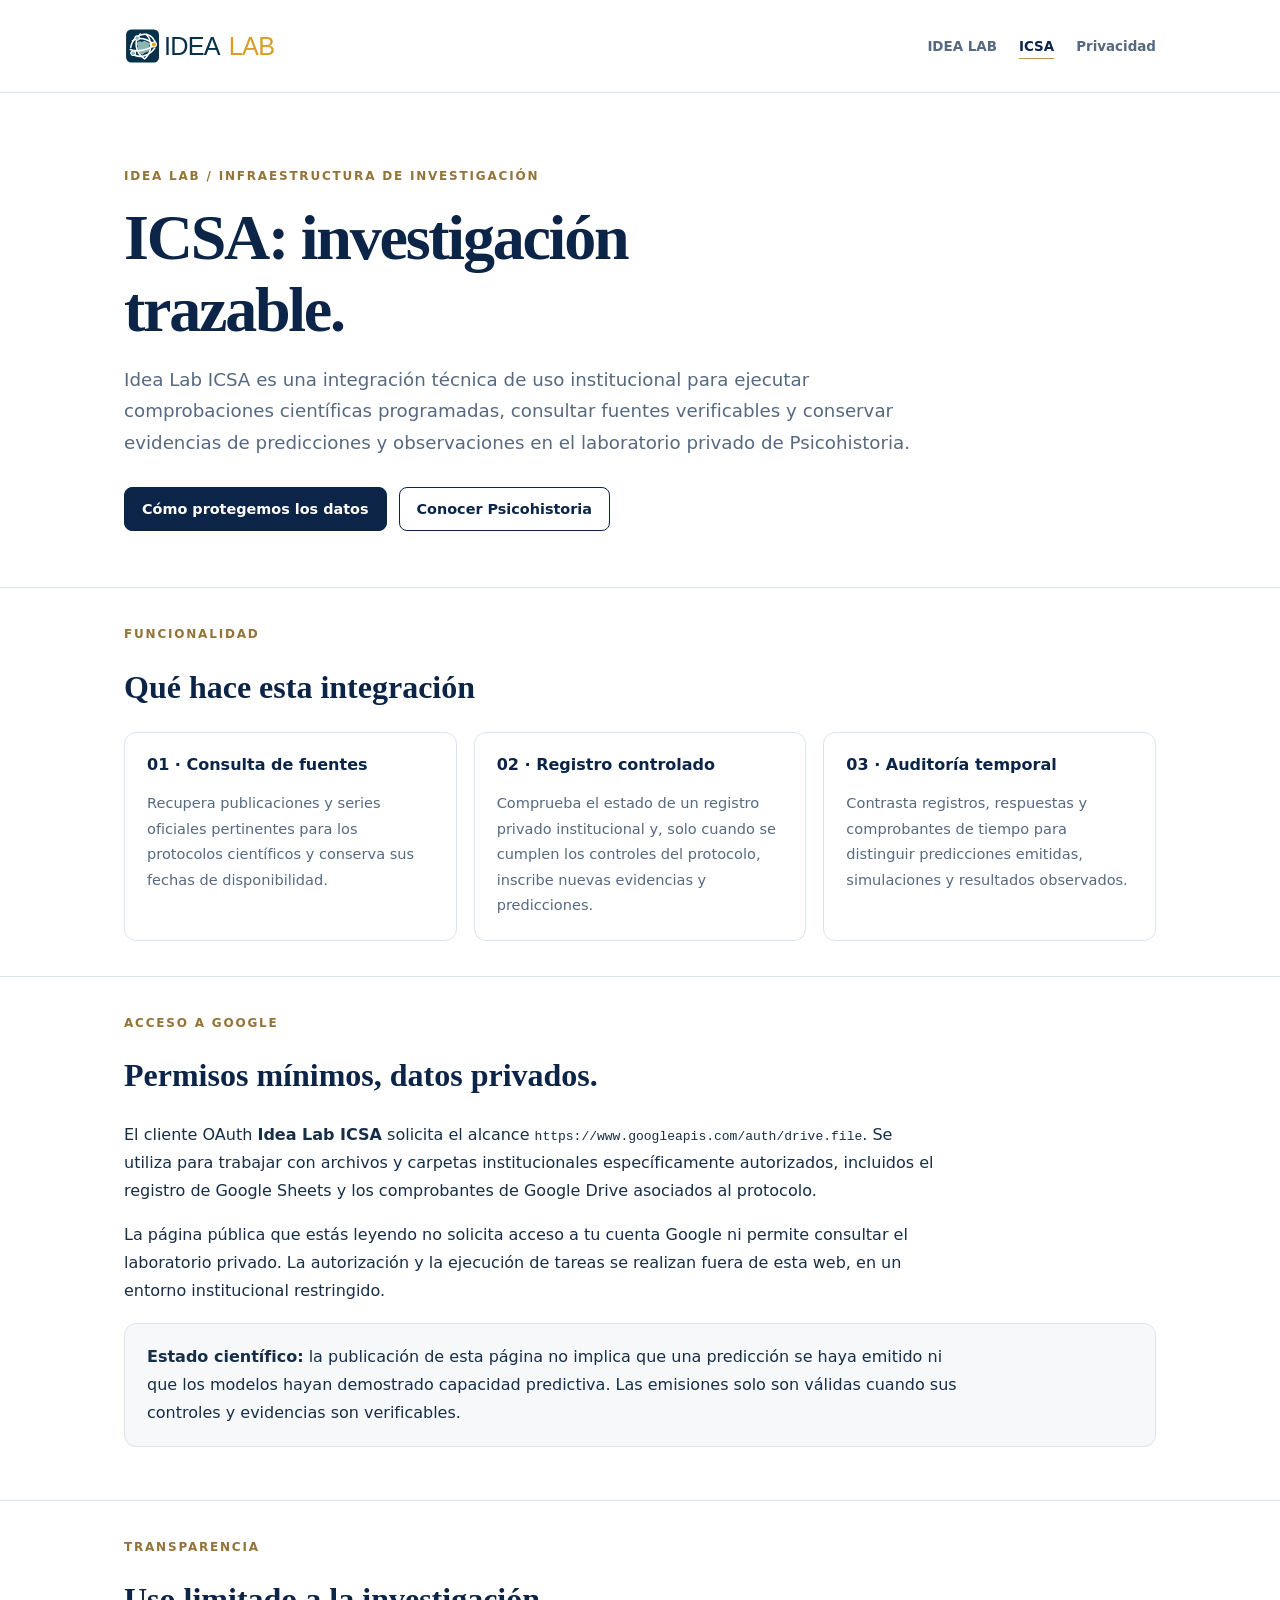
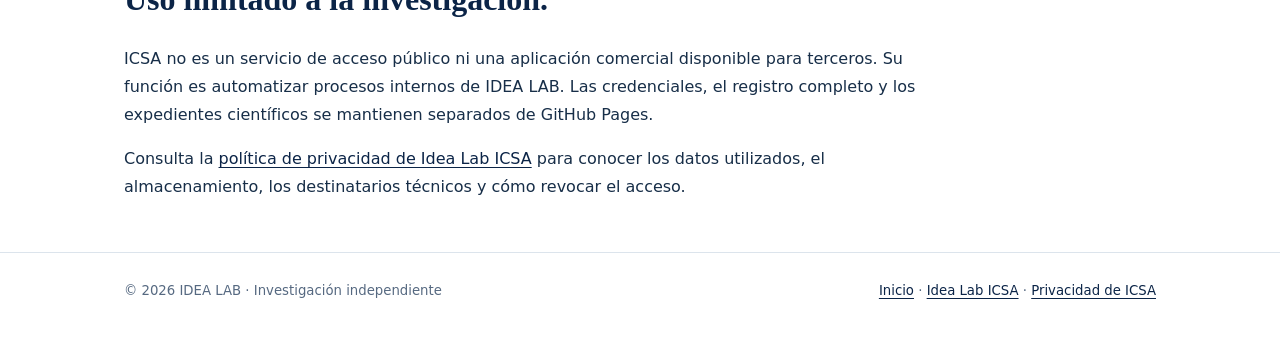
<file: icsa/index.html>
<!doctype html>
<html lang="es">
<head>
  <meta charset="utf-8">
  <meta name="viewport" content="width=device-width, initial-scale=1">
  <meta name="theme-color" content="#0b2447">
  <meta name="description" content="Automatización interna de la investigación y de los registros científicos de Psicohistoria de IDEA LAB.">
  <link rel="canonical" href="https://idealab2026.github.io/icsa/">
  <link rel="icon" href="/favicon.svg" type="image/svg+xml">
  <meta property="og:type" content="website">
  <meta property="og:title" content="Idea Lab ICSA · Automatización científica">
  <meta property="og:description" content="Automatización interna de la investigación y de los registros científicos de Psicohistoria de IDEA LAB.">
  <title>Idea Lab ICSA · Automatización científica</title>
  <style>
    :root{color-scheme:light;--navy:#0b2447;--ink:#172e48;--muted:#566981;--gold:#ba9554;--line:#dce4ec;--paper:#f6f8fa}
    *{box-sizing:border-box}html{scroll-behavior:smooth}
    body{margin:0;background:#fff;color:var(--ink);font-family:system-ui,-apple-system,BlinkMacSystemFont,"Segoe UI",sans-serif}
    a{color:var(--navy);text-underline-offset:3px}
    a:focus-visible{outline:3px solid var(--gold);outline-offset:3px}
    .container{max-width:1080px;margin:0 auto;padding:0 24px}
    header{border-bottom:1px solid var(--line);background:white}
    .head{display:flex;align-items:center;justify-content:space-between;gap:22px;min-height:92px;flex-wrap:wrap;padding-block:14px}
    .brand{display:inline-flex;align-items:center;line-height:0}.brand img{width:170px;height:auto}
    nav{display:flex;align-items:center;gap:22px;flex-wrap:wrap}nav a{font-size:.84rem;font-weight:650;text-decoration:none;color:var(--muted)}
    nav a[aria-current="page"]{color:var(--navy);text-decoration:underline;text-decoration-color:var(--gold);text-underline-offset:7px}
    .hero{padding:72px 0 56px;border-bottom:1px solid var(--line)}
    .eyebrow{font-size:.75rem;font-weight:750;letter-spacing:.15em;text-transform:uppercase;color:#947338}
    h1{font-family:Georgia,"Times New Roman",serif;color:var(--navy);font-size:clamp(2.4rem,5vw,4.35rem);line-height:1.12;letter-spacing:-.035em;font-weight:600;max-width:16ch;margin:18px 0}
    h2{font-family:Georgia,"Times New Roman",serif;color:var(--navy);font-size:clamp(1.45rem,2.6vw,2rem);font-weight:600}
    h3{font-size:1rem;color:var(--navy);margin-top:0}
    p,li{line-height:1.75}p{max-width:80ch}
    .lead{color:var(--muted);font-size:1.14rem;max-width:69ch}
    .actions{display:flex;flex-wrap:wrap;gap:12px;margin-top:28px}
    .button{display:inline-flex;align-items:center;justify-content:center;padding:12px 17px;min-height:44px;border-radius:8px;border:1px solid var(--navy);background:var(--navy);color:white;text-decoration:none;font-weight:700;font-size:.9rem}
    .button.secondary{background:white;color:var(--navy)}
    section{padding:35px 0;border-bottom:1px solid var(--line)}
    .grid{display:grid;grid-template-columns:repeat(3,minmax(0,1fr));gap:17px;margin-top:22px}
    .tile{border:1px solid var(--line);border-radius:12px;padding:22px;background:white}.tile p{font-size:.91rem;margin:0;color:var(--muted)}
    .note{background:var(--paper);border:1px solid var(--line);border-radius:12px;padding:19px 22px;margin:18px 0}
    .note p{margin:0}.sections{max-width:850px}.sections section{padding:23px 0}
    footer{padding:30px 0 40px;font-size:.83rem;color:var(--muted)}
    footer .foot{display:flex;gap:14px;justify-content:space-between;flex-wrap:wrap}
    @media(max-width:740px){.container{padding:0 18px}.head{min-height:0}.hero{padding:44px 0 36px}.grid{grid-template-columns:1fr}nav{gap:13px}}
  </style>
</head>
<body>
<header><div class="container head">
  <a class="brand" href="/" aria-label="IDEA LAB, página principal"><img src="/logo-idea-lab.svg" alt="IDEA LAB" width="170" height="40"></a>
  <nav aria-label="Navegación"><a href="/">IDEA LAB</a><a href="/icsa/" aria-current="page">ICSA</a><a href="/icsa/privacidad.html">Privacidad</a></nav>
</div></header>
<main>
  <div class="hero"><div class="container">
    <span class="eyebrow">IDEA LAB / Infraestructura de investigación</span>
    <h1>ICSA: investigación trazable.</h1>
    <p class="lead">Idea Lab ICSA es una integración técnica de uso institucional para ejecutar comprobaciones científicas programadas, consultar fuentes verificables y conservar evidencias de predicciones y observaciones en el laboratorio privado de Psicohistoria.</p>
    <div class="actions"><a class="button" href="/icsa/privacidad.html">Cómo protegemos los datos</a><a class="button secondary" href="/psicohistoria/">Conocer Psicohistoria</a></div>
  </div></div>
  <section><div class="container">
    <span class="eyebrow">Funcionalidad</span>
    <h2>Qué hace esta integración</h2>
    <div class="grid">
      <article class="tile"><h3>01 · Consulta de fuentes</h3><p>Recupera publicaciones y series oficiales pertinentes para los protocolos científicos y conserva sus fechas de disponibilidad.</p></article>
      <article class="tile"><h3>02 · Registro controlado</h3><p>Comprueba el estado de un registro privado institucional y, solo cuando se cumplen los controles del protocolo, inscribe nuevas evidencias y predicciones.</p></article>
      <article class="tile"><h3>03 · Auditoría temporal</h3><p>Contrasta registros, respuestas y comprobantes de tiempo para distinguir predicciones emitidas, simulaciones y resultados observados.</p></article>
    </div>
  </div></section>
  <section><div class="container">
    <span class="eyebrow">Acceso a Google</span>
    <h2>Permisos mínimos, datos privados.</h2>
    <p>El cliente OAuth <strong>Idea Lab ICSA</strong> solicita el alcance <code>https://www.googleapis.com/auth/drive.file</code>. Se utiliza para trabajar con archivos y carpetas institucionales específicamente autorizados, incluidos el registro de Google Sheets y los comprobantes de Google Drive asociados al protocolo.</p>
    <p>La página pública que estás leyendo no solicita acceso a tu cuenta Google ni permite consultar el laboratorio privado. La autorización y la ejecución de tareas se realizan fuera de esta web, en un entorno institucional restringido.</p>
    <div class="note"><p><strong>Estado científico:</strong> la publicación de esta página no implica que una predicción se haya emitido ni que los modelos hayan demostrado capacidad predictiva. Las emisiones solo son válidas cuando sus controles y evidencias son verificables.</p></div>
  </div></section>
  <section><div class="container">
    <span class="eyebrow">Transparencia</span>
    <h2>Uso limitado a la investigación.</h2>
    <p>ICSA no es un servicio de acceso público ni una aplicación comercial disponible para terceros. Su función es automatizar procesos internos de IDEA LAB. Las credenciales, el registro completo y los expedientes científicos se mantienen separados de GitHub Pages.</p>
    <p>Consulta la <a href="/icsa/privacidad.html">política de privacidad de Idea Lab ICSA</a> para conocer los datos utilizados, el almacenamiento, los destinatarios técnicos y cómo revocar el acceso.</p>
  </div></section>
</main><footer><div class="container foot"><span>© 2026 IDEA LAB · Investigación independiente</span><span><a href="/">Inicio</a> · <a href="/icsa/">Idea Lab ICSA</a> · <a href="/icsa/privacidad.html">Privacidad de ICSA</a></span></div></footer>
</body></html>
</file>
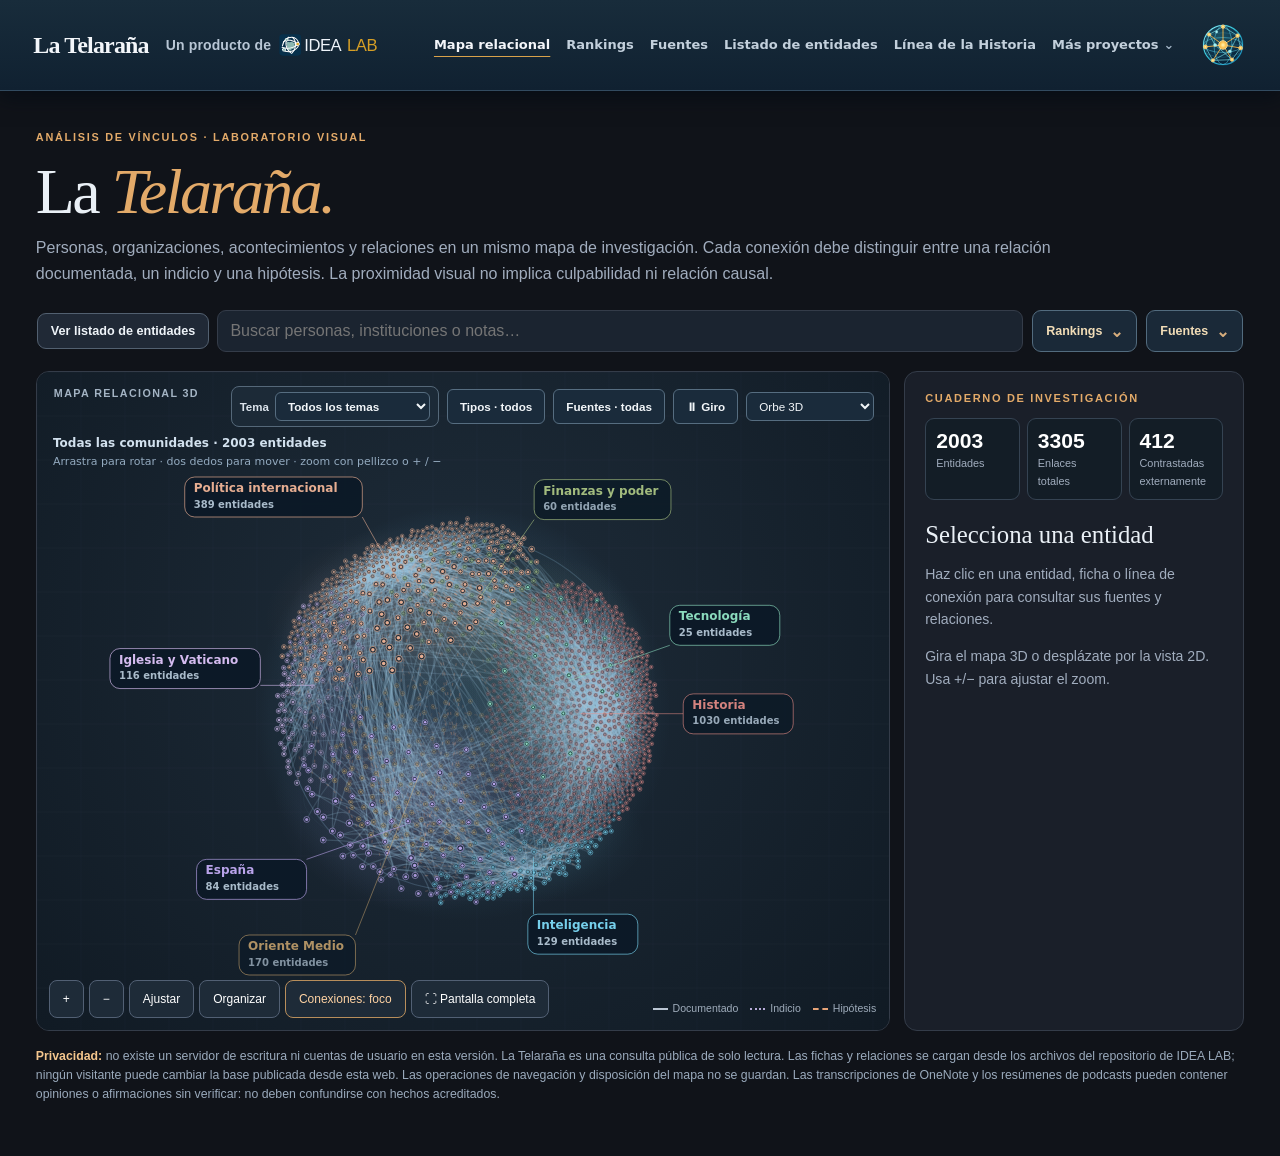
<file: la-telarana/index.html>
<!doctype html><html lang="es"><head><meta charset="utf-8"><meta name="viewport" content="width=device-width,initial-scale=1"><meta name="theme-color" content="#11131a"><meta name="description" content="La Telaraña · laboratorio interactivo de vínculos y evidencias de IDEA LAB."><title>La Telaraña · IDEA LAB</title><link rel="icon" href="./icon.svg" type="image/svg+xml"><link rel="shortcut icon" href="./icon.svg" type="image/svg+xml">
<style>
:root{font-family:Inter,-apple-system,BlinkMacSystemFont,"Segoe UI",sans-serif;background:#101319;color:#eaf0f6;--bg:#101319;--panel:#1a1f29;--line:#343c49;--muted:#a1adbe;--warm:#e3aa69;--teal:#78c5c2}
*{box-sizing:border-box}body{margin:0}button,input,select,textarea{font:inherit}button{cursor:pointer}button:focus-visible,input:focus-visible,textarea:focus-visible{outline:2px solid var(--warm);outline-offset:2px}a{color:inherit;text-decoration:none}a:hover{color:var(--warm)}
header{padding:12px clamp(18px,3vw,45px);display:flex;align-items:center;justify-content:space-between;gap:14px;border-bottom:1px solid var(--line);flex-wrap:wrap}.brand{font-weight:900;font-size:.85rem;letter-spacing:.17em}.brand b{color:var(--warm)}.back{font-size:.82rem;color:var(--muted)}
.header-right{margin-left:auto;display:flex;align-items:center;justify-content:flex-end;gap:18px}
.header-telarana-icon{width:50px;height:50px;display:block;flex:0 0 50px;object-fit:contain}
@media(max-width:650px){.header-right{gap:10px}.header-telarana-icon{width:40px;height:40px;flex-basis:40px}}
main{max-width:1750px;margin:auto;padding:clamp(17px,2.8vw,42px)}.eyebrow{color:var(--warm);text-transform:uppercase;letter-spacing:.16em;font-size:.68rem;font-weight:850}h1{font:500 clamp(2.5rem,5vw,5rem)/1.08 Georgia,serif;letter-spacing:-.04em;margin:12px 0 9px}h1 i{color:var(--warm);font-weight:400}.lead{max-width:1050px;line-height:1.6;color:var(--muted);margin:0 0 22px}.workspace{display:grid;grid-template-columns:minmax(0,1fr) 340px;gap:14px}.toolbar{display:flex;gap:8px;align-items:center;flex-wrap:wrap;margin-bottom:14px}.btn{border:1px solid #526070;border-radius:9px;color:#eef3f8;padding:10px 13px;background:#202936;font-size:.79rem;font-weight:700}.btn:hover{border-color:var(--warm)}.btn.primary{color:#20160e;background:var(--warm);border-color:var(--warm)}.btn.danger{border-color:#8e5050;color:#f4acac}.search{padding:11px 12px;min-width:150px;flex:1;max-width:340px;border:1px solid var(--line);border-radius:9px;background:#1b2430;color:white}.panel{border:1px solid var(--line);border-radius:13px;background:var(--panel);overflow:hidden}.graph-panel{min-height:660px;position:relative;background:radial-gradient(circle at 50% 47%,#202a35,#101820 75%)}.graph-panel:before{content:"";inset:0;position:absolute;pointer-events:none;background-image:linear-gradient(#ffffff06 1px,transparent 1px),linear-gradient(90deg,#ffffff06 1px,transparent 1px);background-size:40px 40px}.graph-label{position:absolute;top:15px;left:17px;font-size:.67rem;font-weight:800;letter-spacing:.13em;color:#a4b4c4;text-transform:uppercase;z-index:2}.demo-pill{position:absolute;top:15px;right:15px;font-size:.68rem;background:#b2783a24;border:1px solid #a17b42;color:#f7c892;border-radius:50px;padding:5px 9px;z-index:2}
#network{width:100%;height:660px;touch-action:none;display:block;position:relative}.edge{stroke:#b5c0cf;stroke-width:2;cursor:pointer}.edge.hipotesis{stroke-dasharray:8 8;stroke:#e7a478}.edge.indicio{stroke-dasharray:3 7;stroke:#b6abd8}.edge-hit{stroke:transparent;stroke-width:18;cursor:pointer}.edge-title{fill:#c8d1dc;font-size:11px;pointer-events:none}.node{cursor:grab}.node.dragging{cursor:grabbing}.node rect{fill:#243342;stroke:#496375;stroke-width:1.5}.node text{fill:#f3f7fc;font-weight:750;font-size:13px;pointer-events:none}.node .sub{font-size:10px;fill:#a2b2bf;font-weight:500}.node.selected rect{stroke:var(--warm);stroke-width:3}.node-avatar{fill:#405369}.node-letter{fill:#e5c699;font-family:Georgia,serif;font-size:24px;pointer-events:none}.zoom{position:absolute;bottom:12px;left:12px;display:flex;gap:5px;z-index:2}.zoom button{background:#1e2b38;color:white;border:1px solid #526074;padding:9px 13px;border-radius:8px}.legend{position:absolute;bottom:16px;right:13px;z-index:2;font-size:.66rem;color:#9facbb;display:flex;gap:12px;flex-wrap:wrap;justify-content:flex-end}.legend span:before{content:"";display:inline-block;width:15px;border-top:2px solid #bac5d3;vertical-align:middle;margin-right:5px}.legend .hyp:before{border-top:2px dashed #e7a478}.legend .ind:before{border-top:2px dotted #b6abd8}
.inspector{padding:20px;min-width:0}.sectionlabel{display:block;font-size:.69rem;letter-spacing:.15em;text-transform:uppercase;font-weight:850;color:var(--warm);margin-bottom:14px}.inspector h2{font:500 1.55rem/1.18 Georgia,serif;margin:10px 0}.inspector p{color:var(--muted);font-size:.88rem;line-height:1.6;overflow-wrap:anywhere}.inspector .portrait{width:100%;max-height:230px;object-fit:contain;background:#111a22;border-radius:10px;margin:4px 0}.badge{display:inline-flex;font-size:.68rem;background:#303e4c;color:#e4eff9;padding:5px 8px;border-radius:7px;margin:3px 4px 3px 0}.inspector .actions{display:flex;flex-wrap:wrap;gap:7px;margin-top:18px}.minor{font-size:.7rem;color:var(--muted);line-height:1.5}.overview{display:grid;grid-template-columns:repeat(3,1fr);gap:7px;margin-bottom:20px}.metric{padding:10px;background:#131d26;border:1px solid #354352;border-radius:9px}.metric b{font-size:1.32rem;display:block;color:white}.metric span{font-size:.68rem;color:var(--muted)}.gallery{display:grid;grid-template-columns:repeat(auto-fill,minmax(165px,1fr));gap:12px;padding:18px}.gallery-card{background:#232f3c;border:1px solid #405060;border-radius:12px;text-align:left;overflow:hidden;color:white}.gallery-card img,.gallery-card .ph{width:100%;height:150px;object-fit:cover;display:grid;place-items:center;background:#344559;font:400 3rem Georgia,serif;color:#c9ad83}.gallery-card strong{display:block;padding:11px 11px 3px;font-size:.82rem}.gallery-card small{display:block;padding:0 11px 12px;color:#b8c4d3}.empty{display:grid;place-items:center;text-align:center;padding:38px;color:#a7b4c0;min-height:400px}.empty strong{font:1.5rem Georgia,serif;color:#edf2fa}.empty p{max-width:460px;line-height:1.6}
.modal{position:fixed;inset:0;z-index:50;background:#05090de0;display:flex;align-items:center;justify-content:center;padding:18px}.modal.hidden,.hidden{display:none!important}.dialog{width:min(610px,100%);max-height:91vh;overflow:auto;background:#1a2633;border:1px solid #4b5e6e;border-radius:16px;padding:22px}.dialog h2{font:1.8rem Georgia,serif;margin:0 0 17px}.form-grid{display:grid;grid-template-columns:1fr 1fr;gap:12px}.form-grid label{font-size:.73rem;color:#b7c9da;font-weight:750;display:grid;gap:5px}.form-grid label.full{grid-column:1/-1}.form-grid input,.form-grid select,.form-grid textarea{width:100%;padding:10px;color:white;border:1px solid #506376;border-radius:8px;background:#0d1b28}.form-grid textarea{min-height:76px;resize:vertical}.dialog .form-actions{display:flex;gap:9px;margin-top:19px;justify-content:flex-end;flex-wrap:wrap}.privacy{font-size:.77rem;line-height:1.55;color:#9aaabc;margin:16px 0}.privacy strong{color:#f4c68d}
@media(max-width:1070px){.workspace{grid-template-columns:1fr}.inspector{min-height:180px}.graph-panel{min-height:530px}#network{height:530px}}@media(max-width:600px){h1{font-size:2.8rem}.toolbar .btn{padding:9px}.search{max-width:none;min-width:100%}.graph-panel{min-height:450px}#network{height:450px}.legend{bottom:55px;left:12px;right:12px}.form-grid{grid-template-columns:1fr}.form-grid label.full{grid-column:auto}}
.inspector details{margin-top:14px;border:1px solid #435468;border-radius:9px;padding:11px;background:#101a25}.inspector details summary{font-size:.76rem;color:#edbb85;cursor:pointer}.inspector details p{white-space:pre-wrap;max-height:400px;overflow:auto;font-size:.75rem}.source-hint{color:#dab381!important}
/* Interacciones de pizarra y tipografía contenida en cada tarjeta. */
#network{cursor:grab;user-select:none;overscroll-behavior:contain;touch-action:none}
#network.is-panning{cursor:grabbing}
.node,.node *{cursor:grab}
.node.dragging,.node.dragging *{cursor:grabbing}
.node rect{stroke-width:1.3}
.node .node-name{font-size:12px;font-weight:800;letter-spacing:-.01em}
.node .node-subtitle{font-size:10.2px;font-weight:500;fill:#b7c8d8}
.node .node-kind{font-size:9.5px;font-weight:650;fill:#dfb782}
.edge{stroke-width:1.7;stroke-opacity:.46;fill:none;pointer-events:none}
.edge.selected{stroke-opacity:1;stroke-width:3.2}
.edge-hit{stroke-width:12;fill:none;stroke:transparent;pointer-events:stroke}
.edge-title{paint-order:stroke;stroke:#101820;stroke-width:5px;stroke-linejoin:round;fill:#f2e5d7;font-size:11px;font-weight:750}
.graph-panel:fullscreen,.graph-panel:-webkit-full-screen,.graph-panel.is-fullscreen{width:100vw;height:100vh;height:100dvh;max-height:none;min-height:0;border-radius:0;background:#111b25}
.graph-panel:fullscreen #network,.graph-panel:-webkit-full-screen #network,.graph-panel.is-fullscreen #network{height:100%;width:100%}
.graph-panel.is-fullscreen{position:fixed;inset:0;z-index:1000}
body.graph-expanded{overflow:hidden}
.zoom{flex-wrap:wrap;max-width:calc(100% - 22px)}
.zoom button{min-height:38px;font-size:.75rem}
.zoom button:focus-visible{outline:2px solid var(--warm)}

@media(max-width:650px){.zoom{right:10px;bottom:8px}.zoom button{padding:8px 10px}.legend{bottom:102px;left:12px;right:12px}.graph-panel:fullscreen .legend,.graph-panel.is-fullscreen .legend{bottom:92px}}
.inspector .original-label{font-size:.69rem;text-transform:uppercase;letter-spacing:.07em;font-weight:750;margin:15px 0 7px}
.inspector .original-note{white-space:pre-wrap;overflow-wrap:anywhere;line-height:1.64;font-size:.85rem;color:#d3deec;margin:0 0 14px;padding:14px 15px;background:#121d29;border:1px solid #384b61;border-radius:10px;max-height:none}
.inspector .portrait{max-height:170px;object-fit:contain;object-position:center}
.inspector .original-note::selection{background:#785d44;color:#fff}
.inspector .podcast-section{margin-top:15px;padding:0 0 8px;border-top:1px solid #455365}
.inspector .podcast-section h3{font-size:.88rem;margin:16px 0 4px;color:#e9b274;font-weight:750}
.inspector .podcast-entry{background:#121d29;border:1px solid #36495d;padding:11px 12px;border-radius:9px;margin:9px 0 13px}
.inspector .podcast-entry p{margin:7px 0;font-size:.84rem;line-height:1.6;color:#d3dfeb}
.inspector .podcast-entry small{color:#c6a77d;font-size:.69rem;display:block}
.inspector .podcast-entry a,.inspector .podcast-link{color:#9acde6;font-size:.77rem;text-decoration:underline;text-underline-offset:3px}
.inspector .podcast-entry .rumour{color:#e9b274;font-size:.74rem;font-weight:700}

/* Enfoque de relaciones: las conexiones ajenas se atenúan sin perder los datos. */
#network .edge.focused{stroke-opacity:.94;stroke-width:2.5}
#network .edge.quiet{stroke-opacity:.035;pointer-events:none}
#network .edge.preview{stroke-opacity:.13}
#network .edge.selected{stroke-opacity:1;stroke-width:3.2}
#network .edge-hit.inactive{pointer-events:none}
#network .node.dimmed{opacity:.42}
#edge-mode[aria-pressed="true"]{border-color:#b88e5b;color:#ffd3a3}
.photo-credit{display:block;font-size:.73rem;color:#a2c3d9;margin:5px 0 12px;text-decoration:underline;text-underline-offset:2px}

/* Ficha lateral en pantalla completa. Reutiliza el inspector original:
   una sola ficha y un solo estado de selección, sin duplicar identificadores. */
.inspector .inspector-drawer-close{display:none}
.graph-panel:fullscreen>.inspector,
.graph-panel:-webkit-full-screen>.inspector,
.graph-panel.is-fullscreen>.inspector{
  position:absolute;z-index:12;top:0;right:0;bottom:0;
  width:min(430px,39vw);min-width:300px;height:100%;max-height:100%;
  margin:0;padding:18px 20px 28px;
  border:0;border-left:1px solid #536779;border-radius:0;
  background:#192735;box-shadow:-15px 0 45px #05090baa;
  overflow-x:hidden;overflow-y:auto;overscroll-behavior:contain;
  scrollbar-color:#60768d #142130;
  opacity:0;visibility:hidden;pointer-events:none;transform:translateX(105%);
  transition:transform .2s ease,opacity .2s ease,visibility .2s;
}
.graph-panel:fullscreen.drawer-open>.inspector,
.graph-panel:-webkit-full-screen.drawer-open>.inspector,
.graph-panel.is-fullscreen.drawer-open>.inspector{
  transform:translateX(0);opacity:1;visibility:visible;pointer-events:auto;
}
.graph-panel:fullscreen>.inspector .inspector-drawer-close,
.graph-panel:-webkit-full-screen>.inspector .inspector-drawer-close,
.graph-panel.is-fullscreen>.inspector .inspector-drawer-close{
  display:grid;place-items:center;position:sticky;top:0;float:right;
  z-index:3;width:35px;height:35px;margin:-6px -8px 8px 8px;
  background:#293a4b;border:1px solid #6b7d8b;border-radius:9px;
  color:#fff;font-size:23px;line-height:1;cursor:pointer;
}
.graph-panel:fullscreen>.inspector .inspector-drawer-close:hover,
.graph-panel.is-fullscreen>.inspector .inspector-drawer-close:hover{
  border-color:var(--warm);background:#394b5e;
}
.graph-panel:fullscreen>.inspector .overview,
.graph-panel:-webkit-full-screen>.inspector .overview,
.graph-panel.is-fullscreen>.inspector .overview{display:none}
.graph-panel:fullscreen>.inspector .sectionlabel,
.graph-panel:-webkit-full-screen>.inspector .sectionlabel,
.graph-panel.is-fullscreen>.inspector .sectionlabel{margin:5px 0 13px;padding-top:6px}
@media(max-width:700px){
 .graph-panel:fullscreen>.inspector,
 .graph-panel:-webkit-full-screen>.inspector,
 .graph-panel.is-fullscreen>.inspector{
   top:auto;left:0;right:0;bottom:0;width:100%;min-width:0;
   height:min(68dvh,590px);border:0;border-top:1px solid #6c7b8a;
   border-radius:15px 15px 0 0;transform:translateY(105%);
   box-shadow:0 -15px 35px #05090baa;
 }
 .graph-panel:fullscreen.drawer-open>.inspector,
 .graph-panel:-webkit-full-screen.drawer-open>.inspector,
 .graph-panel.is-fullscreen.drawer-open>.inspector{transform:translateY(0)}
}
@media(prefers-reduced-motion:reduce){
 .graph-panel:fullscreen>.inspector,
 .graph-panel:-webkit-full-screen>.inspector,
 .graph-panel.is-fullscreen>.inspector{transition:none}
}

/* Vista 3D: profundidad, sectores temáticos y lectura de fichas a pantalla completa. */
.stage3d{width:100%;height:660px;position:relative;overflow:hidden;touch-action:none}
.stage3d canvas{width:100%;height:100%;display:block;touch-action:none;cursor:grab}
.tooltip3d{position:absolute;z-index:5;pointer-events:none;border:1px solid #607b93;background:#152331f2;color:#edf4fb;font-size:.75rem;padding:8px 11px;border-radius:8px;max-width:260px;box-shadow:0 8px 20px #05080bbb}
.tooltip3d[hidden]{display:none}
.three-toolbar{position:absolute;top:14px;right:15px;z-index:8;display:flex;gap:8px;align-items:center;justify-content:flex-end;flex-wrap:wrap;max-width:calc(100% - 30px)}
.three-toolbar label{color:#dce4ec;font-size:.72rem;font-weight:750;border:1px solid #556879;border-radius:8px;background:#1d2b39e8;padding:5px 8px}
.three-toolbar select,.three-toolbar button{background:#1a2b3b;color:#f2f6f9;font-size:.73rem;border:1px solid #566d80;border-radius:6px;padding:6px 8px}
.three-toolbar select{max-width:175px;cursor:pointer}
.three-toolbar button{padding:10px 12px;font-weight:700;cursor:pointer}
.graph-panel:fullscreen .stage3d,.graph-panel:-webkit-full-screen .stage3d,.graph-panel.is-fullscreen .stage3d{height:100%;width:100%}
.graph-panel:fullscreen .three-toolbar,.graph-panel.is-fullscreen .three-toolbar{right:18px}
.graph-panel:fullscreen.drawer-open .three-toolbar,.graph-panel.is-fullscreen.drawer-open .three-toolbar{right:min(445px,42vw)}
@media(max-width:1070px){.stage3d{height:530px}}
@media(max-width:600px){.stage3d{height:450px}.three-toolbar{top:36px;right:8px;gap:4px;max-width:calc(100% - 16px)}.three-toolbar label{font-size:.63rem;padding:3px}.three-toolbar select{max-width:130px;padding:6px 2px}.three-toolbar button{font-size:.65rem;padding:8px 7px}.graph-panel:fullscreen.drawer-open .three-toolbar,.graph-panel.is-fullscreen.drawer-open .three-toolbar{right:8px;opacity:.6}}


/* Relaciones de cada ficha: navegación de solo lectura por los enlaces del grafo. */
.inspector .relations-section{margin-top:23px;padding-top:12px;border-top:1px solid #45596e}
.inspector .relations-section h3{margin:4px 0 12px;font-size:1.02rem;font-weight:800;color:#f0f4fa}
.inspector .relation-list{display:flex;flex-direction:column;gap:8px}
.inspector .relation-item{display:block;text-align:left;width:100%;padding:11px 12px;border:1px solid #42586e;border-radius:10px;background:#1b2c3a;color:#f0f4fa;cursor:pointer}
.inspector .relation-item:hover,.inspector .relation-item:focus-visible{border-color:#e3aa69;background:#263b4b;outline:0}
.inspector .relation-heading{display:flex;justify-content:space-between;gap:8px;align-items:start}
.inspector .relation-heading strong{font-size:.85rem;font-weight:770;line-height:1.35;overflow-wrap:anywhere}
.inspector .relation-item .relation-type{display:block;color:#cad7e7;font-size:.78rem;margin-top:5px;line-height:1.4}
.inspector .relation-item .relation-certainty{display:block;color:#daa972;font-size:.68rem;white-space:nowrap;padding-top:2px}
.inspector .relation-item .relation-extract{display:block;color:#9fb4c7;font-size:.73rem;line-height:1.45;margin-top:6px}
.inspector .relation-endpoints{display:flex;flex-wrap:wrap;gap:6px;margin:13px 0 16px}
.inspector .relation-endpoints button{border:1px solid #5a7184;background:#273b4b;border-radius:8px;color:#e9f1f7;font-size:.78rem;font-weight:690;padding:9px 10px;max-width:100%;overflow-wrap:anywhere;text-align:left}
.inspector .relation-endpoints button:hover{border-color:#e3aa69}
.inspector .podcast-entry .source-link{color:#9ad0f0}

/* Corrección del corte horizontal de la escena:
   el grid estira .graph-panel hasta la altura del inspector, mientras
   .stage3d tenía un alto fijo de 660/530/450px. Lienzo y SVG deben llenar
   exactamente el panel, no detenerse en esa cota intermedia. */
.graph-panel > #stage3d,
.graph-panel > #network{
 position:absolute;
 inset:0;
 width:100%;
 height:100%;
 min-height:0;
 box-sizing:border-box;
}
.graph-panel > #stage3d canvas{
 display:block;
 width:100%;
 height:100%;
 touch-action:none;
}
/* Mantener la geometría también al activar el fullscreen nativo o fallback. */
.graph-panel:fullscreen > #stage3d,
.graph-panel:-webkit-full-screen > #stage3d,
.graph-panel.is-fullscreen > #stage3d,
.graph-panel:fullscreen > #network,
.graph-panel:-webkit-full-screen > #network,
.graph-panel.is-fullscreen > #network{
 inset:0;
 width:100%;
 height:100%;
}

/* Biografías independientes: identidad profesional primero, relato después.
   Las fuentes de prensa/enciclopedia no se confunden con las del podcast. */
.inspector .biography-section{border-top:1px solid #4b5b6b;margin-top:19px;padding-top:13px}
.inspector .biography-section h3,.inspector .research-section h3{font-size:.94rem;color:#e7b479;font-weight:800;margin:7px 0 11px}
.inspector .biography-section p{font-size:.86rem;line-height:1.67;color:#e0e9f1;margin:0 0 11px;text-align:left}
.inspector .biography-source{font-size:.73rem;color:#9ab9cb;display:block;margin:9px 0 15px}
.inspector .biography-source a{color:#9dd7ef;text-decoration:underline;text-underline-offset:2px}
.inspector .biography-limited{font-size:.77rem;color:#bac5d0;line-height:1.55;background:#142331;border-left:2px solid #607f94;padding:10px 12px;border-radius:3px}
.inspector .research-section{border-top:1px solid #435365;margin-top:13px;padding-top:12px}
.inspector .research-section .original-note{max-height:240px;overflow:auto;margin-top:9px}
.inspector .research-section details{background:#121d29;border:1px solid #3c4e60;border-radius:8px;padding:10px}
.inspector .research-section summary{cursor:pointer;color:#cfdfeb;font-size:.82rem}
.inspector .research-section .source-hint{font-size:.74rem;line-height:1.5}


.inspector .timeline-connections{border-top:1px solid #425365;margin-top:16px;padding-top:12px}
.inspector .timeline-connections h3{font-size:.86rem;color:#dfb576;margin:9px 0}
.inspector .timeline-connection{display:flex;flex-direction:column;gap:4px;padding:11px 12px;
 margin:8px 0;background:#112333;border:1px solid #416275;border-radius:9px;
 color:#dfedfa;text-decoration:none}
.inspector .timeline-connection small{font-size:.68rem;color:#b8d6db}
.inspector .timeline-connection strong{font-size:.82rem;line-height:1.4}
.inspector .timeline-connection:hover{border-color:#d6af73;color:#fff}


/* Resultados visibles: no ocultar una búsqueda sin coincidencias en el orbe */
.search-results{display:block;margin:-3px 0 14px;background:#17232e;border:1px solid #3d5163;border-radius:12px;padding:12px 14px;color:#e7eef7}
.search-results-head{display:flex;gap:9px;align-items:center;justify-content:space-between;flex-wrap:wrap;margin-bottom:9px;font-size:.78rem;font-weight:750;color:#dfbc8a}
.search-results-head small{font-size:.72rem;color:#a5b8c9;font-weight:500}
.search-results-list{display:flex;gap:8px;flex-wrap:wrap}
.search-result{display:flex;align-items:center;gap:9px;min-height:47px;background:#223342;border:1px solid #455e73;border-radius:9px;color:#edf5fc;min-width:170px;max-width:min(320px,100%);padding:7px 11px;text-align:left;cursor:pointer}
.search-result:hover,.search-result:focus-visible,.search-result.is-selected{border-color:#e3aa69;background:#334150}
.search-result-name{font-weight:750;font-size:.83rem}.search-result-sub{display:block;margin-top:3px;color:#afc3d5;font-weight:400;font-size:.69rem}
.search-result-badge{width:29px;height:29px;border-radius:100%;display:grid;place-items:center;background:#394c5d;color:#ecc88e;font-family:Georgia,serif;font-size:1.1rem;flex-shrink:0}
.search-results-empty{font-size:.8rem;color:#b9c9d6}
@media(max-width:600px){.search-result{min-width:calc(50% - 4px);flex:1}.search-results{padding:10px}}




.source-report{padding:13px 12px;margin:11px 0;border:1px solid #405364;border-radius:10px;background:#182633}
.source-report h4{font-size:.9rem;color:#e3aa69;margin:0 0 9px}
.source-report-text{font-size:.88rem;line-height:1.65;margin:7px 0 11px}
.source-report-link{color:#9cdceb;text-decoration:underline;text-underline-offset:3px;font-size:.8rem}


.icon-fallback{display:grid;place-items:center;background:linear-gradient(135deg,#24394e,#111d29);border:1px solid #43566a;color:#e5ecf4;border-radius:10px}
.icon-fallback.portrait{height:190px;margin:0 0 16px;font-size:4rem}
.gallery-card .ph{display:grid;place-items:center;font-size:2rem}


/* Diagnóstico de carga opcional: ?auditoria=1; no incluye seguimiento interno. */
.load-audit[hidden]{display:none!important}
.load-audit{border:1px solid #3b5367;border-radius:12px;margin:14px 0 20px;padding:15px 18px;background:#12202c;font-size:.82rem}.load-audit summary{font-size:.95rem}
.load-audit summary{cursor:pointer;font-weight:750;color:#e0aa68}
.audit-help{color:#b4c4d1;line-height:1.5;margin:9px 0}
.audit-table{width:100%;border-collapse:collapse;font-size:.79rem;margin:10px 0}
.audit-table th,.audit-table td{padding:5px 3px;border-bottom:1px solid #304152;text-align:right;white-space:nowrap}
.audit-table th:first-child,.audit-table td:first-child{text-align:left;max-width:150px;white-space:normal;overflow-wrap:anywhere}
.audit-final{font-weight:850;color:#e3b47c}
.audit-missing{color:#fd9b80}
.audit-warning{color:#f3b087}.audit-success{color:#acc9b8}


.audit-source-summary{margin:10px 0 12px;display:grid;grid-template-columns:repeat(auto-fit,minmax(170px,1fr));gap:8px}
.audit-source-summary h4{grid-column:1/-1;color:#e4b780;font-size:.75rem;margin:2px 0}
.audit-source-item{padding:7px;border:1px solid #425365;border-radius:7px;display:flex;flex-direction:column;gap:3px;background:#1a2b39}
.audit-source-item b{font-size:.73rem}.audit-source-item span{font-size:.7rem;color:#bdd1df}

.source-claim-topic{font-size:.83rem;font-weight:750;color:#f1c38a;margin:0 0 5px}
.source-claim-speaker{font-size:.75rem;color:#b8ccd7;margin:2px 0}
.source-claim-caution{font-size:.72rem;color:#e7b98d;margin-top:7px;line-height:1.5}
.source-statement+.source-statement{border-top:1px solid #405364;margin-top:11px;padding-top:12px}
.biography-citations{display:flex;flex-wrap:wrap;gap:7px;margin:8px 0}
.inspector .relations-explainer{color:#a9bdca;font-size:.77rem;line-height:1.5;margin:6px 0 12px}


/* Buscador en el propio lienzo: el fullscreen nativo solo puede mostrar descendientes del panel. */
.fullscreen-search-bar[hidden],.fullscreen-search-results[hidden]{display:none!important}
.fullscreen-search-bar{position:absolute;z-index:40;top:70px;right:18px;width:min(350px,calc(100% - 36px));color:#eef4fa}
.fullscreen-search-row{display:flex;align-items:center;gap:7px;min-height:41px;padding:0 8px;background:#172737f5;border:1px solid #5e7587;border-radius:9px;box-shadow:0 5px 20px #060e17a6}
.fullscreen-search-row:focus-within{border-color:#e3aa69;box-shadow:0 0 0 2px #e3aa6938}
.fullscreen-search-icon{font-size:1.3rem;color:#d6aa78;line-height:1;flex-shrink:0}
.fullscreen-search-row input{min-width:0;flex:1;padding:9px 2px;border:0;outline:none;background:transparent;color:#f2f7fb;font-size:.82rem}
.fullscreen-search-row input::placeholder{color:#b4c3d1;opacity:1}
.fullscreen-search-row button{background:transparent;color:#c6d2dd;border:0;font-size:1.45rem;line-height:1;width:29px;height:32px;padding:0;border-radius:5px}
.fullscreen-search-row button:hover,.fullscreen-search-row button:focus-visible{background:#314458;color:#fff}
.fullscreen-search-results{margin-top:6px;padding:5px;max-height:min(345px,calc(100dvh - 155px));overflow-y:auto;overscroll-behavior:contain;background:#162433f7;border:1px solid #4b6579;border-radius:10px;box-shadow:0 14px 34px #01070ec9}
.fullscreen-search-status{color:#b8c8d5;font-size:.73rem;padding:8px 10px}
.fullscreen-search-result{display:flex;gap:10px;align-items:center;text-align:left;width:100%;border:0;border-radius:7px;background:transparent;color:#eef5fb;padding:9px 10px}
.fullscreen-search-result+.fullscreen-search-result{border-top:1px solid #ffffff14}
.fullscreen-search-result:hover,.fullscreen-search-result.is-active,.fullscreen-search-result:focus-visible{background:#33485b;outline:1px solid #d8ac76}
.fullscreen-search-result strong{font-size:.8rem;display:block;line-height:1.25}
.fullscreen-search-result small{display:block;margin-top:2px;color:#b4c3d0;font-size:.67rem;line-height:1.25}
.graph-panel:fullscreen.drawer-open .fullscreen-search-bar,.graph-panel.is-fullscreen.drawer-open .fullscreen-search-bar{right:min(445px,42vw)}
@media(max-width:750px){
 .fullscreen-search-bar{top:112px;left:9px;right:9px;width:auto}
 .graph-panel:fullscreen.drawer-open .fullscreen-search-bar,.graph-panel.is-fullscreen.drawer-open .fullscreen-search-bar{display:none}
 .fullscreen-search-results{max-height:min(300px,45dvh)}
}
@media(max-width:600px){.fullscreen-search-bar{top:121px}}

.source-weak-details{border:1px solid #425466;border-radius:8px;padding:9px 11px;background:#14212d;margin:7px 0 10px}
.source-weak-details summary{font-size:.78rem;line-height:1.4;color:#e9c090;cursor:pointer;font-weight:730}
.source-weak-details[open] summary{margin-bottom:7px}
.source-weak-details p{font-size:.8rem;color:#b9c8d5;line-height:1.5;margin:3px 0}


/* Rankings calculados al abrir, sin añadir carga visual permanente al grafo. */
.rankings-panel{margin:12px 0 17px;border:1px solid #344452;border-radius:13px;background:linear-gradient(110deg,#17212c,#141b24);overflow:hidden}
.rankings-panel>summary{display:flex;align-items:center;justify-content:space-between;gap:12px;padding:13px 16px;cursor:pointer;color:#f3e1c4;font-weight:750;list-style-position:inside}
.rankings-panel>summary span{font-size:.77rem;font-weight:450;color:#aabccf;text-align:right}
.rankings-content{border-top:1px solid #344452;padding:13px 15px 15px}
.rankings-controls{display:flex;align-items:center;gap:10px;flex-wrap:wrap}
.rankings-tabs{display:flex;gap:4px;border:1px solid #3d5363;border-radius:9px;padding:3px}
.rankings-tabs button{border:0;background:transparent;color:#b9c6d5;border-radius:6px;padding:6px 11px;font-size:.83rem}
.rankings-tabs button.is-active{background:#34465c;color:#fff;font-weight:700}
.rankings-controls label{display:flex;align-items:center;gap:6px;color:#c3cdd5;font-size:.8rem}
.rankings-controls select{max-width:230px;background:#14202d;border:1px solid #3c5162;border-radius:7px;padding:6px;color:#e4eef7;font-size:.8rem}
.rankings-table-wrap{overflow-x:auto;margin-top:11px;max-height:480px;overflow-y:auto}
.rankings-table{border-collapse:collapse;width:100%;font-size:.83rem}
.rankings-table th,.rankings-table td{padding:9px 9px;text-align:left;border-bottom:1px solid #304052;vertical-align:middle}
.rankings-table th{position:sticky;top:0;background:#1b2735;color:#aebfcf;font-size:.72rem;z-index:1}
.rankings-table td.rank-num{font-variant-numeric:tabular-nums;color:#e7b779;font-weight:700;width:42px}
.rankings-table .rank-value{font-variant-numeric:tabular-nums;font-weight:700}
.rankings-table button.rank-link{font-size:.84rem;text-align:left;background:none;border:0;padding:0;color:#e4effb;font-weight:650;text-decoration:underline;text-decoration-color:transparent;text-underline-offset:3px}
.rankings-table button.rank-link:hover,.rankings-table button.rank-link:focus-visible{color:#ffce8c;text-decoration-color:currentColor}
.rankings-table .rank-sub{display:block;color:#a9b8c7;font-size:.72rem;margin-top:4px}
.rankings-note{font-size:.78rem;line-height:1.5;color:#bbcad5;margin:10px 0 0}
@media(max-width:750px){.rankings-panel>summary{padding:11px 12px}.rankings-panel>summary span{max-width:130px}.rankings-content{padding:10px}.rankings-controls{align-items:stretch}.rankings-controls label{flex:1 1 130px}.rankings-controls select{min-width:0;width:100%}.rankings-table th,.rankings-table td{padding:9px 6px}}


/* Primer grado de relaciones: esquema 2D debajo del orbe y ficha independiente a la derecha. */
.graph-stack{display:flex;flex-direction:column;gap:14px;min-width:0}
.graph-stack>.graph-panel{height:660px;min-height:660px;flex:0 0 auto}
.local-panel{min-width:0;padding:17px 18px 12px;background:linear-gradient(140deg,#192635,#131c27);border-color:#415265}
.local-panel[hidden]{display:none!important}
.local-head{display:flex;align-items:start;justify-content:space-between;gap:12px;flex-wrap:wrap}
.local-kicker{display:block;color:#e3aa69;font-size:.68rem;text-transform:uppercase;letter-spacing:.11em;font-weight:800}
.local-head h2{font:500 1.38rem/1.16 Georgia,serif;color:#f6eddf;margin:7px 0 5px;overflow-wrap:anywhere}
.local-head p{font-size:.75rem;line-height:1.4;color:#bacbd9;margin:0 0 9px}
.local-controls{display:flex;align-items:center;gap:10px;flex-wrap:wrap}
.local-controls label{display:flex;align-items:center;gap:5px;font-size:.7rem;color:#c7d9e6;white-space:nowrap}
.local-controls input{accent-color:#e3aa69}
.local-types{position:relative;font-size:.71rem;color:#d5e5f0;min-width:0}
.local-types>summary{list-style:none;cursor:pointer;border:1px solid #526b81;background:#253748;color:#f0f5f9;border-radius:8px;padding:8px 11px;white-space:nowrap;max-width:280px;overflow:hidden;text-overflow:ellipsis}
.local-types>summary::-webkit-details-marker{display:none}
.local-types>summary::after{content:" ▾";color:#e3aa69}
.local-types[open]>summary,.local-types>summary:focus-visible{outline:2px solid #e3aa69;outline-offset:2px}
.local-types-menu{position:absolute;z-index:30;right:0;top:calc(100% + 6px);width:min(310px,calc(100vw - 38px));max-height:320px;overflow:auto;padding:10px;border:1px solid #60778c;border-radius:10px;background:#1c2b3b;box-shadow:0 12px 30px #0008}
.local-types-actions{display:flex;gap:8px;margin-bottom:8px}
.local-types-actions button{border:1px solid #536b7e;background:#293d50;color:#e5f1fa;border-radius:7px;padding:5px 10px;cursor:pointer;font-size:.72rem}
.local-types-actions button:hover,.local-types-actions button:focus-visible{border-color:#e3aa69}
.local-types-options{display:grid;gap:3px}
.local-types-options label{display:flex;align-items:center;gap:8px;white-space:normal;font-size:.75rem;padding:6px;border-radius:6px;cursor:pointer}
.local-types-options label:hover{background:#30485b}
.local-types-options input{flex:none;accent-color:#e3aa69}
.local-types-count{color:#9fb8ca;margin-left:auto;font-size:.69rem}

.local-mini,.local-pager button{border:1px solid #526b81;background:#253748;color:#f0f5f9;font-size:.72rem;border-radius:8px;padding:7px 9px}
.local-mini:hover,.local-pager button:not(:disabled):hover{border-color:#e3aa69}
.local-pager button:disabled{opacity:.33;cursor:default}
.local-scroll{border:1px solid #33495c;border-radius:11px;background:radial-gradient(circle at 50% 30%,#22354a,#14212f 85%);overflow:auto;max-height:440px;overscroll-behavior:contain;margin:10px 0}
.local-svg{display:block;width:100%;height:auto;min-width:760px;user-select:none}
.local-link{fill:none;stroke:#95bad2;stroke-width:2;opacity:.67}
.local-link.verified{stroke:#79c9c0;stroke-width:3}
.local-link.indication{stroke:#c1b0d5;stroke-dasharray:3 7}
.local-link.hypothesis{stroke:#e6ab7a;stroke-dasharray:9 7}
.local-link.mixed{stroke:#c0b7aa;stroke-dasharray:5 5}
.local-link.mention{stroke:#7c9bb7;stroke-width:2;stroke-dasharray:2 6;opacity:.75}
.local-link.is-selected{stroke-width:4;opacity:1}
.local-node{cursor:pointer}
.local-node rect{fill:#25394c;stroke:#637d92;stroke-width:1.4}
.local-node.is-center rect{fill:#4b382c;stroke:#e3aa69;stroke-width:2.6}
.local-node.is-selected rect,.local-node:focus-visible rect{stroke:#f9c887;stroke-width:3;outline:none}
.local-avatar{fill:#4f6c81}
.local-avatar-letter{fill:#f3e6cc;font-size:11px;font-weight:800;pointer-events:none}
.local-name{fill:#ecf4fb;font-size:14px;font-weight:760;pointer-events:none}
.local-sub{fill:#b6c5d2;font-size:11px;pointer-events:none}
.local-edge-pill{cursor:pointer}
.local-edge-pill rect{fill:#1d3a45;stroke:#649893;stroke-width:1}
.local-edge-pill.indication rect{fill:#302a41;stroke:#a597bc}
.local-edge-pill.hypothesis rect{fill:#433328;stroke:#dc9e71}
.local-edge-pill.source rect,.local-edge-pill.mixed rect{fill:#2e3b49;stroke:#899cae}
.local-edge-pill.mention rect{fill:#203449;stroke:#7796b3;stroke-dasharray:2 3}
.local-edge-pill.is-selected rect,.local-edge-pill:focus-visible rect{stroke:#f4d6ad;stroke-width:2.5}
.local-edge-pill text{fill:#e9f3fa;font-size:12px;font-weight:680;pointer-events:none}
.local-edge-pill:hover rect,.local-edge-pill:focus-visible rect{stroke:#f4d6ad;stroke-width:2.5}
.local-edge-pill[role="button"]{outline:none}
.local-empty{fill:#b4c3cf;font-size:15px}
.local-footer{display:flex;align-items:center;justify-content:space-between;gap:12px;flex-wrap:wrap;font-size:.71rem;color:#b9c9d7}
.local-pager{display:flex;align-items:center;gap:8px}
.local-legend{display:flex;flex-wrap:wrap;gap:10px;color:#a8bac8;font-size:.66rem;margin-top:10px}
.local-legend b{display:inline-block;width:13px;height:3px;vertical-align:middle;margin-right:4px;background:#79c9c0}
.local-legend .source b{background:#95bad2}
.local-legend .indication b{background:#c1b0d5}
.local-legend .hypothesis b{background:#e6ab7a}
.local-legend .mixed b{background:#c0b7aa}
.local-legend .mention b{background:#7c9bb7;border-bottom:1px dotted #182332}
.local-panel.is-collapsed .local-scroll,.local-panel.is-collapsed .local-footer,.local-panel.is-collapsed .local-legend{display:none}
.graph-stack>.graph-panel:fullscreen,.graph-stack>.graph-panel:-webkit-full-screen,.graph-stack>.graph-panel.is-fullscreen{height:100vh;height:100dvh;min-height:0;max-height:none}
.graph-panel:fullscreen>.local-panel,.graph-panel:-webkit-full-screen>.local-panel,.graph-panel.is-fullscreen>.local-panel{
 position:absolute;z-index:15;bottom:64px;left:15px;
 width:min(770px,calc(100vw - min(445px,42vw) - 36px));
 max-width:calc(100vw - 30px);max-height:56vh;overflow:hidden;
 box-shadow:0 14px 38px #050b13b8;border-radius:12px
}
.graph-panel:fullscreen>.local-panel .local-scroll,.graph-panel.is-fullscreen>.local-panel .local-scroll{max-height:29vh}
@media(max-width:1070px){.graph-stack>.graph-panel{height:530px;min-height:530px}}
@media(max-width:600px){
 .graph-stack>.graph-panel{height:450px;min-height:450px}
 .local-panel{padding:12px}
 .local-head h2{font-size:1.14rem}
 .graph-panel:fullscreen>.local-panel,.graph-panel:-webkit-full-screen>.local-panel,.graph-panel.is-fullscreen>.local-panel{
  top:117px;bottom:auto;left:8px;width:calc(100% - 16px);max-height:32vh;padding:9px
 }
 .graph-panel:fullscreen>.local-panel .local-scroll,.graph-panel.is-fullscreen>.local-panel .local-scroll{max-height:15vh}
 .graph-panel:fullscreen>.local-panel .local-legend,.graph-panel.is-fullscreen>.local-panel .local-legend{display:none}
}
/* En móviles, el inspector se conserva como hoja inferior y el esquema queda encima, sin taparlo. */
@media(max-width:700px){
 .graph-panel:fullscreen.drawer-open>.inspector,.graph-panel:-webkit-full-screen.drawer-open>.inspector,.graph-panel.is-fullscreen.drawer-open>.inspector{height:min(49dvh,480px)}
 .graph-panel:fullscreen>.local-panel,.graph-panel:-webkit-full-screen>.local-panel,.graph-panel.is-fullscreen>.local-panel{
  top:82px;bottom:auto;left:8px;width:calc(100% - 16px);
  max-height:calc(51dvh - 100px);padding:9px
 }
 .graph-panel:fullscreen>.local-panel .local-scroll,.graph-panel:-webkit-full-screen>.local-panel .local-scroll,.graph-panel.is-fullscreen>.local-panel .local-scroll{max-height:calc(51dvh - 210px)}
 .graph-panel:fullscreen.drawer-open .fullscreen-search-bar,.graph-panel:-webkit-full-screen.drawer-open .fullscreen-search-bar,.graph-panel.is-fullscreen.drawer-open .fullscreen-search-bar{display:none}
}


/* Fuentes individuales y deselección de la ficha en escritorio y fullscreen. */
.inspector{position:relative}
.inspector .inspector-drawer-close{display:inline-flex;align-items:center;justify-content:center;position:sticky;float:right;top:0;z-index:25;margin:-5px -5px 5px 8px;min-width:34px;height:34px;border-radius:9px;background:#29394a;border:1px solid #627789;color:#f8eee5;font-size:1.3rem;line-height:1}
.inspector .inspector-drawer-close:hover{border-color:#e3aa69;background:#453627}
.inspector .inspector-drawer-close[hidden]{display:none!important}
#source-filter-toggle[aria-pressed="true"]{border-color:#e3aa69;color:#ffe2b6}
.source-filter-panel{position:absolute;z-index:39;top:63px;right:16px;width:min(425px,calc(100% - 32px));max-height:min(74vh,560px);overflow:hidden;display:flex;flex-direction:column;gap:10px;padding:14px;border:1px solid #677d91;border-radius:13px;background:#182635;box-shadow:0 18px 45px #040910df}
.source-filter-panel[hidden]{display:none!important}
.entity-type-filter-panel .source-filter-list{max-height:330px}
.entity-type-filter-panel .entity-type-row{align-items:center;padding:9px 7px}
.entity-type-filter-panel .source-filter-description small{color:#a9c0d1}
.source-filter-head{display:flex;justify-content:space-between;gap:12px;align-items:center}
.source-filter-head strong{font-size:.91rem;color:#f3e0be}
.source-filter-head button{font-size:.8rem;background:none;color:#ceddea;border:0;padding:4px 8px}
.source-filter-panel input[type="search"]{width:100%;color:#f1f6fb;background:#101d2a;border:1px solid #526477;border-radius:8px;padding:9px 11px;font-size:.77rem}
.source-filter-actions{display:flex;gap:8px}
.source-filter-actions button{flex:1;background:#253749;color:#edf3f8;border:1px solid #4d6277;border-radius:8px;padding:7px 10px;font-size:.76rem}
.source-filter-actions button:hover{border-color:#e3aa69}
.source-filter-summary{font-size:.72rem;color:#b3c7d8;line-height:1.4;margin:0}
.source-filter-list{overflow:auto;min-height:0;flex:1;border-top:1px solid #394e60;border-bottom:1px solid #394e60;padding:4px 0}
.source-filter-row{display:flex;gap:10px;align-items:flex-start;padding:10px 7px;border-bottom:1px solid #ffffff12;cursor:pointer}
.source-filter-row:hover{background:#ffffff0a}
.source-filter-row input{margin-top:3px;accent-color:#e3aa69;flex:0 0 auto;width:15px;height:15px}
.source-filter-row.unavailable{opacity:.5;cursor:default}
.source-filter-description{display:flex;flex-direction:column;gap:4px;min-width:0;overflow-wrap:anywhere}
.source-filter-description strong{font-size:.75rem;font-weight:680;color:#e3effa;line-height:1.35}
.source-filter-description small{font-size:.66rem;color:#b1c3d1;line-height:1.3}
.source-filter-empty{font-size:.8rem;color:#b5c7d7;padding:15px 6px}
.graph-panel:fullscreen.drawer-open .source-filter-panel,.graph-panel.is-fullscreen.drawer-open .source-filter-panel{right:min(445px,42vw)}
@media(max-width:700px){.three-toolbar{gap:5px;max-width:calc(100% - 8px);flex-wrap:wrap;justify-content:flex-end}.source-filter-panel{top:100px;left:8px;right:8px;width:auto;max-height:52dvh;z-index:41}.graph-panel:fullscreen.drawer-open .source-filter-panel,.graph-panel.is-fullscreen.drawer-open .source-filter-panel{right:8px}}

/* Controles 3D: SIEMPRE una fila; en ancho estrecho se desplazan horizontalmente. */
.three-toolbar{flex-wrap:nowrap!important;white-space:nowrap;max-width:calc(100% - 26px);overflow-x:auto;overflow-y:hidden;scrollbar-width:thin;overscroll-behavior-x:contain;-webkit-overflow-scrolling:touch}
.three-toolbar>label,.three-toolbar>button,.three-toolbar>select{flex:0 0 auto;white-space:nowrap}
.three-toolbar>label{display:inline-flex;align-items:center;gap:6px}
.three-toolbar select{max-width:155px}
@media(max-width:700px){.three-toolbar{flex-wrap:nowrap!important;max-width:calc(100% - 16px);justify-content:flex-start;right:8px}.three-toolbar>button{white-space:nowrap}}
.source-filter-title-line{display:flex;align-items:flex-start;justify-content:space-between;gap:10px}
.source-filter-title-line strong{flex:1;min-width:0}
.source-filter-percent{display:inline-block;flex:0 0 auto;padding:4px 7px;border:1px solid #926b47;border-radius:7px;color:#ffcf94;background:#392e28;font-size:.67rem;font-weight:800;white-space:nowrap;font-variant-numeric:tabular-nums}
.source-filter-link{font-size:.71rem;font-weight:700;color:#a9d9f5;text-decoration:underline;text-underline-offset:3px;align-self:flex-start;margin-top:1px}
.source-filter-link:hover{color:#ffd49e}
.source-filter-unavailable-link{font-size:.67rem;color:#9aaabc}
/* Sección independiente: fuente canónica, cobertura editorial orientativa y ficha de participantes. */
.sources-directory{border:1px solid #405469;border-radius:13px;background:#172532;margin:0 0 18px}
.sources-directory>summary{display:flex;align-items:center;justify-content:space-between;gap:12px;padding:16px 19px;cursor:pointer;list-style:none}
.sources-directory>summary::-webkit-details-marker{display:none}
.sources-directory>summary strong{font-size:.96rem;color:#f4d7a6}
.sources-directory>summary span{color:#b1c5d5;font-size:.77rem}
.sources-directory>summary:after{content:"⌄";color:#e3aa69;font-size:1.15rem}
.sources-directory[open]>summary:after{content:"⌃"}
.sources-directory[open]>summary{border-bottom:1px solid #394b5b}
.sources-dir-content{padding:15px 17px 18px}
.sources-dir-controls{display:flex;gap:10px;flex-wrap:wrap;align-items:center;margin-bottom:10px}
.sources-dir-controls label{display:flex;align-items:center;gap:6px;color:#c6d6e5;font-size:.75rem}
.sources-dir-controls input,.sources-dir-controls select{border:1px solid #50677b;border-radius:8px;background:#101d2b;color:#ebf4fb;padding:9px 11px;font-size:.77rem}
.sources-dir-controls input{flex:1 1 270px;min-width:0}
.sources-dir-note,.sources-dir-count{font-size:.73rem;color:#b5c4d2;line-height:1.5;margin:8px 0 12px}
.sources-dir-table-wrap{width:100%;max-height:min(67vh,680px);overflow:auto;border:1px solid #405365;border-radius:10px;overscroll-behavior:contain}
.sources-table{width:100%;min-width:940px;border-collapse:collapse;table-layout:fixed;font-size:.75rem}
.sources-table th{position:sticky;top:0;z-index:1;background:#24374a;color:#f6dfba;text-align:left;font-size:.68rem;letter-spacing:.025em;padding:12px 10px;border-bottom:1px solid #51677c}
.sources-table td{padding:12px 10px;vertical-align:top;line-height:1.45;border-bottom:1px solid #34495d;color:#d5e4f0;overflow-wrap:anywhere}
.sources-table tr:last-child td{border-bottom:0}
.sources-table tbody tr:hover{background:#ffffff07}
.sources-table .sources-id{font-weight:800;color:#efbe84;white-space:nowrap}
.sources-table .sources-title-cell strong{display:block;color:#eef3fa;font-size:.76rem;font-weight:680}
.sources-table .sources-duplicate,.sources-table .sources-coverage small{display:block;color:#a2b6c6;font-size:.66rem;margin-top:5px}
.sources-table .sources-is-duplicate{background:#ffffff06}
.sources-table .sources-coverage strong{display:block;color:#f4c995;white-space:nowrap;font-variant-numeric:tabular-nums}
.sources-table .sources-progress-bar{height:5px;margin-top:7px;border-radius:6px;background:#34485a;overflow:hidden}
.sources-table .sources-progress-bar span{display:block;height:100%;background:#c79560;border-radius:6px}
.sources-table .sources-type,.sources-table .sources-creator{color:#c0d3e2}
.sources-open-link{display:inline-flex;white-space:nowrap;color:#abd7f1!important;text-decoration:underline;text-underline-offset:3px;font-weight:720}
.sources-unknown{color:#8fa7bb;font-size:.7rem}
.sources-none{text-align:center;color:#b3c7d8!important;padding:28px!important}
.sources-table th:nth-child(1){width:5%}.sources-table th:nth-child(2){width:27%}
.sources-table th:nth-child(3){width:9%}.sources-table th:nth-child(4){width:13%}
.sources-table th:nth-child(5){width:16%}.sources-table th:nth-child(6){width:22%}
.sources-table th:nth-child(7){width:8%}
@media(max-width:650px){.sources-directory>summary{padding:13px 11px}.sources-directory>summary span{font-size:.67rem}.sources-dir-content{padding:11px}.sources-dir-controls{flex-direction:column;align-items:stretch}.sources-dir-controls label{justify-content:space-between}.sources-dir-controls input{flex:0 0 auto;width:100%}}

/* Franja principal de navegación: fotografías, búsqueda, Rankings y Fuentes en una sola fila. */
.top-controls{display:flex;align-items:center;gap:9px;flex-wrap:nowrap;max-width:100%;min-width:0;margin:0 0 12px;padding:2px 1px 7px;overflow-x:auto;overflow-y:hidden;scrollbar-width:thin;overscroll-behavior-x:contain;-webkit-overflow-scrolling:touch}
.top-controls .toolbar{display:flex;flex:1 1 445px;min-width:350px;align-items:center;flex-wrap:nowrap;gap:8px;margin:0}
.top-controls .toolbar .btn{flex:0 0 auto;white-space:nowrap}
.top-controls .toolbar .search{flex:1 1 250px;min-width:205px;max-width:none;width:100%}
.top-controls-tab{display:inline-flex;align-items:center;justify-content:center;gap:8px;flex:0 0 auto;min-height:42px;padding:9px 13px;border:1px solid #526b7e;border-radius:9px;background:#1a2938;color:#f2ddb7;font-size:.78rem;font-weight:780;white-space:nowrap}
.top-controls-tab::after{content:"⌄";font-size:1rem;color:#d8ae7d}
.top-controls-tab[aria-expanded="true"]{border-color:#e3aa69;background:#283341}
.top-controls-tab[aria-expanded="true"]::after{content:"⌃"}
.top-controls-tab:hover,.top-controls-tab:focus-visible{border-color:#e3aa69;color:#ffe3b8}
#rankings-panel:not([open]),#sources-directory:not([open]){display:none}
#rankings-panel>summary,#sources-directory>summary{display:none!important}
#rankings-panel[open],#sources-directory[open]{margin:0 0 14px;border-color:#526c82}
#rankings-panel[open] .rankings-content,#sources-directory[open] .sources-dir-content{padding-top:16px}
@media(max-width:800px){
 .top-controls{gap:7px}
 .top-controls .toolbar{flex:0 0 auto;min-width:0}
 .top-controls .toolbar .search{flex:0 0 235px;min-width:185px}
 .top-controls-tab{padding:8px 11px}
}
@media(max-width:450px){.top-controls .toolbar .search{flex-basis:210px}.top-controls .toolbar .btn{padding:9px 11px}}


/* El listado reúne todas las entidades: debe desplazarse dentro del panel,
   cuya altura permanece fija para preservar la disposición del cuaderno lateral. */
.graph-panel.entity-list-view{overflow:hidden}
.graph-panel.entity-list-view #gallery{
 display:grid;
 width:100%;
 height:100%;
 min-height:0;
 max-height:100%;
 overflow-y:auto;
 overflow-x:hidden;
 scrollbar-gutter:stable;
 overscroll-behavior-y:contain;
 -webkit-overflow-scrolling:touch;
 touch-action:pan-y;
 align-content:start;
 grid-auto-rows:max-content;
 padding:43px 18px 20px;
}
.graph-panel.entity-list-view #gallery:focus-visible{
 outline:2px solid var(--warm);
 outline-offset:-4px;
}
@media(max-width:600px){
 .graph-panel.entity-list-view #gallery{padding:40px 10px 15px;gap:9px;grid-template-columns:repeat(auto-fill,minmax(135px,1fr))}
}

/* Cabecera de producto: estructura del Observatorio, paleta azul petróleo y dorado propia de La Telaraña. */
.site-header{position:sticky;top:0;z-index:45;display:block;flex-wrap:nowrap;padding:0;background:linear-gradient(180deg,#182c3b 0%,#102131 100%);border-bottom:1px solid #324b60;box-shadow:0 6px 20px #030b14a6;color:#eaf0f6}
.site-header-inner{max-width:1920px;min-height:90px;margin:0 auto;padding:13px clamp(17px,2.6vw,48px);display:flex;align-items:center;gap:clamp(15px,1.6vw,28px);min-width:0}
.site-identity{display:flex;align-items:center;flex:0 0 auto;gap:17px;white-space:nowrap;min-width:0}
.site-name{font:700 clamp(24px,1.85vw,32px)/1.1 Georgia,"Times New Roman",serif;letter-spacing:-.035em;color:#f3f6fa;text-decoration:none}
.site-name:hover{color:#f6c27a}
.site-product{display:flex;align-items:center;gap:7px;font-size:14px;font-weight:670;letter-spacing:.01em;color:#b8c6d5}
.site-product a{display:inline-flex;align-items:center;flex:0 0 auto;line-height:0}
.site-product img{display:block;width:112px;height:auto;max-height:30px}
.site-menu-toggle{display:none;align-items:center;justify-content:center;gap:9px;flex:0 0 auto;border:1px solid #4b6478;border-radius:7px;background:#1d3446;color:#eef3f8;padding:8px 10px;font:730 13px/1.2 Inter,system-ui,sans-serif;cursor:pointer}
.site-nav{display:flex;align-items:center;justify-content:flex-end;flex:1 1 auto;gap:clamp(13px,1.25vw,24px);min-width:0;overflow-x:auto;overflow-y:hidden;scrollbar-width:thin;overscroll-behavior-x:contain;white-space:nowrap}
.site-nav-link{font:680 clamp(13px,.95vw,16px)/1.25 Inter,system-ui,sans-serif;color:#c3d0dc;display:inline-flex;align-items:center;justify-content:center;flex:0 0 auto;min-height:43px;white-space:nowrap;background:none;border:0;border-radius:5px;padding:4px 0;text-decoration:none;cursor:pointer}
.site-nav-link:hover,.site-nav-link:focus-visible,.site-nav-link.is-current,.site-nav-link[aria-expanded="true"]{color:#f4f6fa}
.site-nav-link.is-current{font-weight:850;text-decoration:underline;text-decoration-color:#d9a24a;text-underline-offset:7px}
.site-nav-link[aria-expanded="true"]{text-decoration:underline;text-decoration-color:#d9a24a;text-underline-offset:7px}
.site-nav-projects span{font-size:.8rem;margin-left:5px;color:#a4b6c7}
.site-header .header-telarana-icon{width:48px;height:48px;flex:0 0 48px;margin-left:4px;object-fit:contain}
.site-header a:focus-visible,.site-header button:focus-visible{outline:2px solid #e3aa69;outline-offset:3px}
#graph-panel,#rankings-panel,#sources-directory,#gallery{scroll-margin-top:104px}
@media(max-width:1160px){
 .site-header-inner{gap:12px;min-height:78px;padding:10px 17px}
 .site-identity{gap:10px}
 .site-name{font-size:25px}
 .site-product{font-size:12px}
 .site-product img{width:88px}
 .site-nav{justify-content:flex-start;gap:15px}
 .site-nav-link{font-size:13px}
 .site-header .header-telarana-icon{width:42px;height:42px;flex-basis:42px}
}
@media(max-width:700px){
 .site-header-inner{min-height:67px;gap:9px;padding:9px 11px}
 .site-identity{gap:6px}
 .site-name{font-size:21px}
 .site-product span{display:none}
 .site-product img{width:31px;height:31px;object-fit:cover;object-position:left}
 .site-product a{width:31px;overflow:hidden}
 .site-menu-toggle{display:inline-flex;margin-left:auto}
 .site-nav{display:none;position:absolute;top:calc(100% - 1px);left:9px;right:9px;min-width:0;max-height:min(72dvh,480px);overflow-x:hidden;overflow-y:auto;flex:unset;flex-direction:column;align-items:stretch;gap:0;padding:8px;border:1px solid #355066;border-radius:0 0 12px 12px;background:#14293b;box-shadow:0 16px 28px #020710a8}
 .site-nav.is-open{display:flex}
 .site-nav-link{justify-content:flex-start;font-size:14px;min-height:45px;padding:10px 13px;border-bottom:1px solid #2b4355}
 .site-nav-link:last-child{border-bottom:0}
 .site-header .header-telarana-icon{width:34px;height:34px;flex-basis:34px;margin-left:0}
 #graph-panel,#rankings-panel,#sources-directory,#gallery{scroll-margin-top:75px}
}
</style></head><body><header class="site-header" id="site-header"><div class="site-header-inner">
<div class="site-identity"><a href="#graph-panel" class="site-name" id="header-map-home" aria-label="La Telaraña · Mapa relacional">La Telaraña</a>
<div class="site-product"><span>Un producto de</span><a href="/" title="IDEA LAB · Todos los proyectos"><img src="./logo-idea-lab-dark.svg" width="112" height="27" alt="IDEA LAB"></a></div></div>
<button type="button" class="site-menu-toggle" id="header-menu-toggle" aria-controls="site-nav" aria-expanded="false">Menú <span aria-hidden="true">☰</span></button>
<nav class="site-nav" id="site-nav" aria-label="Navegación principal de La Telaraña">
<a href="#graph-panel" class="site-nav-link is-current" id="header-map" aria-current="page">Mapa relacional</a>
<button type="button" class="site-nav-link" id="header-rankings" aria-controls="rankings-panel" aria-expanded="false">Rankings</button>
<button type="button" class="site-nav-link" id="header-sources" aria-controls="sources-directory" aria-expanded="false">Fuentes</button>
<button type="button" class="site-nav-link" id="header-photos" aria-controls="gallery" aria-pressed="false">Listado de entidades</button>
<a class="site-nav-link" href="/linea-historia/">Línea de la Historia</a>
<a class="site-nav-link site-nav-projects" href="/">Más proyectos <span aria-hidden="true">⌄</span></a>
</nav>
<img class="header-telarana-icon" src="./icon.svg" width="48" height="48" alt="Emblema de La Telaraña">
</div></header>
<main><span class="eyebrow">Análisis de vínculos · laboratorio visual</span><h1>La <i>Telaraña.</i></h1><p class="lead">Personas, organizaciones, acontecimientos y relaciones en un mismo mapa de investigación. Cada conexión debe distinguir entre una relación documentada, un indicio y una hipótesis. La proximidad visual no implica culpabilidad ni relación causal.</p>
<div class="top-controls" role="group" aria-label="Navegación y búsqueda de La Telaraña">
<div class="toolbar"><button class="btn" id="mode" aria-controls="gallery">Ver listado de entidades</button><input class="search" type="search" id="search" placeholder="Buscar personas, instituciones o notas…" aria-label="Buscar entidades"></div>
<button type="button" class="top-controls-tab" id="rankings-toggle" aria-controls="rankings-panel" aria-expanded="false">Rankings</button>
<button type="button" class="top-controls-tab" id="sources-directory-toggle" aria-controls="sources-directory" aria-expanded="false">Fuentes</button>
</div>
<div id="search-results" class="search-results hidden" role="region" aria-label="Resultados de la búsqueda" aria-live="polite"></div>
<details id="rankings-panel" class="rankings-panel"><summary><strong>Rankings de entidades y relaciones</strong><span>Centralidad y evidencia · explorar</span></summary><div class="rankings-content"><div class="rankings-controls"><div class="rankings-tabs" role="group" aria-label="Tipo de ranking"><button type="button" id="rank-entities-tab" class="is-active" aria-pressed="true">Entidades</button><button type="button" id="rank-relations-tab" aria-pressed="false">Relaciones</button></div><label for="rank-scope">Ámbito <select id="rank-scope"><option value="substantive">Solo vínculos entre entidades</option><option value="all">Incluir menciones en fuentes</option></select></label><label for="rank-limit">Mostrar <select id="rank-limit"><option value="10">10</option><option value="25">25</option><option value="50">50</option></select></label></div><div id="rank-list" class="rankings-table-wrap" role="region" aria-label="Clasificación del grafo"></div><p id="rank-caption" class="rankings-note"></p></div></details>
<details id="sources-directory" class="sources-directory"><summary><strong>Fuentes · catálogo e investigación</strong><span>74 entradas · análisis editorial · enlaces y participantes</span></summary>
<div class="sources-dir-content">
<div class="sources-dir-controls">
<input id="sources-dir-search" type="search" placeholder="Buscar fuente, canal, creador o interviniente…" aria-label="Buscar en el catálogo de fuentes">
<label>Tipo <select id="sources-dir-type" aria-label="Filtrar tipo de fuente"><option value="todas">Todos los tipos</option><option value="Podcast / entrevista">Podcast / entrevista</option><option value="Vídeo">Vídeo</option><option value="Artículo o web">Artículo o web</option><option value="Documento PDF">Documento PDF</option><option value="Tipo no determinado">Sin determinar</option></select></label>
<label>Orden <select id="sources-dir-sort" aria-label="Ordenar fuentes"><option value="order-asc">Número ↑</option><option value="order-desc">Número ↓</option><option value="percent-desc">Más analizadas</option><option value="percent-asc">Menos analizadas</option></select></label>
</div>
<p class="sources-dir-note">El <strong>índice editorial (0–100 puntos)</strong> se calcula automáticamente: texto revisado 30, entidades y vínculos 20, declaraciones 20, documentación 20 y calidad 10. Los objetivos de extracción son orientativos según la extensión de la fuente. Sin tramos de texto auditados no se asignan puntos de cobertura; las referencias no equivalen a verificaciones independientes. Pasa el cursor por cada índice para ver el desglose. Los intervinientes solo se muestran cuando hay una identificación explícita; no se deducen de personas simplemente mencionadas. Las entradas duplicadas heredan el indicador de la fuente canónica.</p>
<div class="sources-dir-table-wrap" role="region" aria-label="Tabla de fuentes de La Telaraña" tabindex="0">
<table class="sources-table"><thead><tr><th scope="col">N.º</th><th scope="col">Fuente</th><th scope="col">Avance editorial</th><th scope="col">Tipo</th><th scope="col">Creador / canal</th><th scope="col">Intervienen</th><th scope="col">Enlace</th></tr></thead><tbody id="sources-dir-body"></tbody></table>
</div><p class="sources-dir-count" id="sources-dir-count" aria-live="polite"></p></div></details>
<details id="load-audit" class="load-audit" hidden><summary>Auditoría de entidades por fuente</summary><div id="load-audit-content"></div></details>
<div class="workspace"><div class="graph-stack"><section class="panel graph-panel" id="graph-panel"><span class="graph-label" id="view-title">Mapa relacional</span><div id="three-toolbar" class="three-toolbar"><label for="theme3d">Tema <select id="theme3d" aria-label="Seleccionar tema 3D"><option value="todos">Todos los temas</option><option value="inteligencia">Inteligencia</option><option value="oriente">Oriente Medio</option><option value="espana">España</option><option value="historia">Historia</option><option value="iglesia">Iglesia y Vaticano</option><option value="tecnologia">Tecnología</option><option value="finanzas">Finanzas y poder</option><option value="global">Política internacional</option></select></label><button type="button" id="entity-type-filter-toggle" aria-expanded="false" aria-controls="entity-type-filter-panel" aria-pressed="false" title="Mostrar una o varias clases de entidades en el mapa principal 3D o 2D">Tipos · todos</button><button type="button" id="source-filter-toggle" aria-expanded="false" aria-controls="source-filter-panel" aria-pressed="false" title="Elegir una o varias fuentes visibles en el grafo">Fuentes · todas</button><button type="button" id="motion3d" aria-pressed="true" title="Pausar o reanudar la rotación suave">⏸ Orbe</button><select id="dimension-toggle" aria-label="Representación del mapa" title="Elegir representación del mapa"><option value="orb">Orbe 3D</option><option value="cloud">Nube 3D</option><option value="galaxy">Galaxia 3D</option><option value="orbs">Orbes separados</option><option value="web">Telaraña 3D</option><option value="brain">Cerebro 3D</option><option value="2d">Vista 2D</option></select></div><div class="source-filter-panel entity-type-filter-panel" id="entity-type-filter-panel" aria-label="Seleccionar tipos de entidad del mapa 3D y 2D" hidden><div class="source-filter-head"><strong>Tipos de entidad del mapa</strong><button type="button" id="entity-type-filter-close" aria-label="Cerrar selector de tipos">×</button></div><p class="source-filter-summary" id="entity-type-filter-summary"></p><div class="source-filter-actions"><button type="button" id="entity-type-filter-all">Seleccionar todos</button><button type="button" id="entity-type-filter-none">Deseleccionar todos</button></div><div class="source-filter-list" id="entity-type-filter-list" role="group" aria-label="Elegir personas, fuentes, instituciones y demás tipos"></div><small class="source-filter-summary">Se muestran solo entidades de los tipos seleccionados y relaciones entre ellas. Compatible con Tema, Fuentes y Vista 2D.</small></div><div class="source-filter-panel" id="source-filter-panel" aria-label="Seleccionar fuentes del orbe" hidden><div class="source-filter-head"><strong>Filtrar fuentes del grafo</strong><button type="button" id="source-filter-close" aria-label="Cerrar selector de fuentes">×</button></div><p class="source-filter-summary" id="source-filter-summary"></p><input type="search" id="source-filter-search" placeholder="Buscar fuente por número o título…" aria-label="Buscar en el listado de fuentes"><div class="source-filter-actions"><button type="button" id="source-filter-all">Seleccionar todas</button><button type="button" id="source-filter-none">Deseleccionar todas</button></div><div class="source-filter-list" id="source-filter-list" role="group" aria-label="Casillas por fuente"></div><small class="source-filter-summary">Filtra únicamente lo que aparece en el grafo. Una mención no prueba una relación personal.</small></div><div id="fullscreen-search-bar" class="fullscreen-search-bar" role="search" aria-label="Buscar entidades en pantalla completa" hidden><div class="fullscreen-search-row"><span class="fullscreen-search-icon" aria-hidden="true">⌕</span><input type="search" id="fullscreen-search-input" placeholder="Buscar una entidad…" autocomplete="off" spellcheck="false" aria-label="Buscar una entidad en el mapa" aria-controls="fullscreen-search-results" aria-expanded="false"><button type="button" id="fullscreen-search-clear" aria-label="Limpiar búsqueda" title="Limpiar búsqueda">×</button></div><div id="fullscreen-search-results" class="fullscreen-search-results" role="region" aria-label="Entidades coincidentes" aria-live="polite" hidden></div></div><svg xmlns="http://www.w3.org/2000/svg" id="network" viewBox="0 0 1100 650" role="img" aria-label="Grafo interactivo de entidades y relaciones"><g id="camera"></g></svg><div id="stage3d" class="stage3d"><canvas id="canvas3d" role="img" aria-label="Mapa tridimensional de entidades y relaciones, rotación mediante arrastre"></canvas><div id="tooltip3d" class="tooltip3d" hidden></div></div><div id="gallery" class="gallery hidden" role="region" aria-label="Listado de entidades con desplazamiento vertical" tabindex="0"></div><div id="zoom" class="zoom"><button id="zoom-in" title="Ampliar">+</button><button id="zoom-out" title="Reducir">−</button><button id="zoom-reset" title="Ajustar el grafo al panel">Ajustar</button><button id="layout-graph" title="Buscar una disposición con menos cruces de líneas">Organizar</button><button id="edge-mode" type="button" aria-pressed="true" title="Mostrar sólo las conexiones de la entidad seleccionada">Conexiones: foco</button><button id="local-jump" type="button" class="hidden" title="Ver el esquema de relaciones inmediatas debajo del orbe">↓ Esquema 2D</button><button id="fullscreen" type="button" aria-pressed="false" title="Mostrar la pizarra en ventana completa">⛶ Pantalla completa</button></div><div id="legend" class="legend"><span>Documentado</span><span class="ind">Indicio</span><span class="hyp">Hipótesis</span></div></section><section class="panel local-panel" id="local-relations" aria-label="Esquema 2D de relaciones directas" hidden><div class="local-head"><div><span class="local-kicker">Esquema 2D · un salto desde la selección</span><h2 id="local-heading"></h2><p id="local-summary"></p></div><div class="local-controls"><details id="local-types" class="local-types"><summary id="local-types-summary" aria-label="Filtrar vecinos por tipo de entidad">Tipos de entidad: todos</summary><div class="local-types-menu"><div class="local-types-actions"><button type="button" id="local-types-all">Todos</button><button type="button" id="local-types-none">Ninguno</button></div><div id="local-types-options" class="local-types-options" role="group" aria-label="Seleccionar uno o varios tipos de entidad"></div></div></details><label title="Si no existen relaciones sustantivas, se activa automáticamente para mostrar las menciones, sin equipararlas a vínculos probados"><input id="local-mentions" type="checkbox">Incluir menciones en fuentes</label><button type="button" class="local-mini" id="local-minimize" aria-expanded="true">− Contraer</button></div></div><div class="local-scroll" id="local-scroll" role="region" aria-label="Mapa de vecinos directos" tabindex="0"><svg xmlns="http://www.w3.org/2000/svg" id="local-svg" class="local-svg" width="960" height="640" role="group"></svg></div><div class="local-footer"><span id="local-page"></span><div class="local-pager"><button type="button" id="local-prev" aria-label="Página anterior de relaciones">← Anterior</button><button type="button" id="local-next" aria-label="Página siguiente de relaciones">Siguiente →</button></div></div><div class="local-legend" aria-label="Nivel de evidencia de los vínculos"><span><b></b>Contrastado externamente</span><span class="source"><b></b>Relato o documentación de fuente</span><span class="indication"><b></b>Indicio</span><span class="hypothesis"><b></b>Hipótesis</span><span class="mixed"><b></b>Vínculos mixtos</span><span class="mention"><b></b>Solo mención en fuente</span></div></section></div>
<aside class="panel inspector" id="inspector" aria-label="Información de la entidad seleccionada"><button type="button" id="inspector-drawer-close" class="inspector-drawer-close" aria-label="Deseleccionar entidad o relación" title="Deseleccionar (cerrar ficha)" hidden>×</button><span class="sectionlabel">Cuaderno de investigación</span><div class="overview"><div class="metric"><b id="count-nodes">0</b><span>Entidades</span></div><div class="metric"><b id="count-edges">0</b><span>Enlaces totales</span></div><div class="metric"><b id="count-evidence">0</b><span>Contrastadas externamente</span></div></div><div id="details"><h2>Selecciona una entidad</h2><p>Haz clic en una entidad, ficha o línea de conexión para consultar sus fuentes y relaciones.</p><p class="minor">Gira el mapa 3D o desplázate por la vista 2D. Usa +/− para ajustar el zoom.</p></div></aside></div>

<p class="privacy"><strong>Privacidad:</strong> no existe un servidor de escritura ni cuentas de usuario en esta versión. La Telaraña es una consulta pública de solo lectura. Las fichas y relaciones se cargan desde los archivos del repositorio de IDEA LAB; ningún visitante puede cambiar la base publicada desde esta web. Las operaciones de navegación y disposición del mapa no se guardan. Las transcripciones de OneNote y los resúmenes de podcasts pueden contener opiniones o afirmaciones sin verificar: no deben confundirse con hechos acreditados.</p>
</main>
<script src="./one-note-seed.js?v=20261108-2"></script>
<script src="./podcast-vaquero-150.js?v=20261113-f69-provenance-2"></script>
<script src="./investigacion-frattini-contexto.js?v=20261109-1"></script>
<script src="./podcast-coronel-villarejo-2026.js?v=20261109-2"></script>
<script src="./podcast-coronel-villarejo-2026-revision.js?v=20261109-4"></script>
<script src="./podcast-coronel-elecciones-2026-preliminar.js?v=20261109-1"></script>
<script src="./podcast-coronel-elecciones-2026-transcript-review.js?v=20261109-source03-images"></script>
<script src="./podcast-vaquero-145-editorial.js?v=20261111-asr-f03"></script>
<script src="./podcast-duque-lerma-historia.js?v=20261114privacy"></script>
<script src="./source05-psoe-map-context.js?v=20261116-2"></script>
<script src="./podcast-wild-253-villarejo.js?v=20261114privacy"></script>
<script src="./podcast-wild-312-chicote.js?v=20261114privacy"></script>
<script src="./podcast-vaquero-67-villarejo.js?v=20261114privacy"></script>
<script src="./fuente-18-epstein-lorenzo-editorial.js?v=20261110-peter-thiel-2"></script>
<script src="./fuente-21-orden-mundial-editorial.js?v=20261111-rockefeller-v2-1"></script>
<script src="./fuente-09-villarejo-revision.js?v=20261110-revision0910"></script>
<script src="./fuente-10-revision-inicial.js?v=20261114privacy"></script>
<script src="./fuente-11-revision-inicial.js?v=20261110-revision1112-1"></script>
<script src="./fuente-12-revision-inicial.js?v=20261110-revision1112-1"></script>
<script src="./fuente-13-revision-inicial.js?v=20261110-search-centre-3"></script>
<script src="./fuente-14-revision-inicial.js?v=20261110-search-centre-3"></script>
<script src="./fuente-15-estrategia-seguridad-2025.js?v=20261110-f15-1"></script>
<script src="./fuente-16-revision-inicial.js?v=20261110-search-centre-3"></script>
<script src="./fuente-17-revision-inicial.js?v=20261110-search-centre-3"></script>
<script src="./fuente-19-revision-inicial.js?v=20261110-search-centre-3"></script>
<script src="./fuente-20-revision-inicial.js?v=20261113-f20-eudi-1"></script>
<script src="./fuente-22-revision-inicial.js?v=20261110-search-centre-3"></script>
<script src="./fuente-23-revision-inicial.js?v=20261113-f23-documental-1"></script>
<script src="./fuente-24-revision-inicial.js?v=20261110-search-centre-3"></script>
<script src="./fuente-25-revision-inicial.js?v=20261110-search-centre-3"></script>
<script src="./fuente-25-conexiones-contrastadas.js?v=20261111-finanzas-1"></script>
<script src="./fuente-26-revision-inicial.js?v=20261113-f26-provenance-2"></script>
<script src="./fuente-27-revision-inicial.js?v=20261111-editorial-1"></script>
<script src="./fuente-28-revision-inicial.js?v=20261111-editorial-1"></script>
<script src="./fuente-29-revision-inicial.js?v=20261114privacy"></script>
<script src="./fuente-30-revision-inicial.js?v=20261114privacy"></script>
<script src="./fuente-31-revision-inicial.js?v=20261112-f31-minutajes-1"></script>
<script src="./fuente-32-revision-inicial.js?v=20261116-f32-ankara3"></script>
<script src="./fuente-35-revision-inicial.js?v=20261116-1"></script>
<script src="./fuente-37-revision-inicial.js?v=20261116-glaciacion2"></script>
<script src="./fuente-38-debate-arqueologia.js?v=20261117-gobekli6"></script>
<script src="./fuente-40-egipto-revision.js?v=20261114-1"></script>
<script src="./fuente-41-otomano-revision.js?v=20261114-1"></script>
<script src="./fuente-42-jesus-arqueologia.js?v=20261117-qumran5"></script>
<script src="./fuente-43-constantinopla.js?v=20261114-1"></script>
<script src="./fuente-44-roma.js?v=20261116-1-20261127-glad"></script>
<script src="./fuente-45-piramides.js?v=20261117-snefru3-20261127-log"></script>
<script src="./fuente-47-patrimonio.js?v=20261116-1"></script>
<script src="./fuente-51-atlantida.js?v=20261117-f51-contrastes2"></script>
<script src="./fuente-52-roma.js?v=20261127-f52-tramo5"></script>
<script src="./fuente-53-arqueologia.js?v=20261116-f53-biografias6"></script>
<script src="./fuente-54-judaismo.js?v=20261115-1"></script>
<script src="./fuente-48-contexto-externo.js?v=20261116-1"></script>
<script src="./fuente-49-candidato.js?v=20261116-review2"></script>
<script src="./fuente-55-exodo.js?v=20261117-merneptah2"></script>
<script src="./fuente-56-identidades.js?v=20261115-1"></script>
<script src="./fuente-57-historia-judia.js?v=20261115-1"></script>
<script src="./fuente-58-huida-egipto.js?v=20261117-itinerario2"></script>
<script src="./fuente-59-exodo-clip.js?v=20261117-merneptah-elefantina2"></script>
<script src="./fuente-60-conflicto.js?v=20261115-1"></script>
<script src="./fuente-61-influencia.js?v=20261115-2"></script>
<script src="./fuente-61-fec-jstreet-20261124.js?v=20261124-f61-1"></script>
<script src="./fuente-61-operaciones-fec-20261124.js?v=20261124-f61-2-audit502"></script>
<script src="./fuente-61-democracy-pac-20261124.js?v=20261124-f61-3"></script>
<script src="./fuente-62-conflicto.js?v=20261115-1"></script>
<script src="./fuente-63-historia-judia.js?v=20261115-1"></script>
<script src="./fuente-64-historia-antigua.js?v=20261115-1"></script>
<script src="./fuente-66-jesus-historico.js?v=20261115-1"></script>
<script src="./fuente-67-reliquias.js?v=20261127-f4513f2e"></script>
<script src="./fuente-67-procedencia-medieval-20261124.js?v=20261124-1"></script>
<script src="./fuente-67-mandylion-20261124.js?v=20261124-1"></script>
<script src="./fuente-67-templarios-20261124.js?v=20261124-1"></script>
<script src="./fuente-67-textiles-20261124.js?v=20261124-1"></script>
<script src="./fuente-67-waxs-20261124.js?v=20261124-1"></script>
<script src="./fuente-67-rogers-20261124.js?v=20261124-1"></script>
<script src="./fuente-67-auditoria-c14-20261124.js?v=20261124-1"></script>
<script src="./fuente-68-pasion.js?v=20261116-2"></script>
<script src="./fuente-68-pilato-contrastes-20261124.js?v=20261126-3200d364"></script>
<script src="./fuente-33-rothschild-inicial.js?v=20261116-f33-oppenheimer3"></script>
<script src="./fuente-34-francisco-primera-revision.js?v=20261113-f34-curia-boston-2"></script>
<script src="./fuente-39-egiptologia-revision.js?v=20261114privacy"></script>
<script src="./fuente-50-miguel-de-lys-revision.js?v=20261117-review5"></script>
<script src="./fuentes-70-74-frattini-inicial.js?v=20261113-revision-f71-f74-3"></script>
<script src="./photo-catalog.js?v=20261110-search-centre-3"></script>
<script src="./person-biographies.js?v=20261117-f58-bios"></script>
<script src="./personas-fuentes-18-21.js?v=20261110-revision0910"></script>
<script src="./personas-fuentes-09-10.js?v=20261110-revision0910"></script>
<script src="./personas-fuentes-11-12.js?v=20261110-revision1112-1"></script>
<script src="./personas-fuentes-13.js?v=20261110-revision13-1"></script>
<script src="./personas-fuentes-14.js?v=20261110-revision14-1"></script>
<script src="./personas-fuentes-16.js?v=20261110-revision16-1"></script>
<script src="./personas-fuentes-17.js?v=20261110-revision17-1"></script>
<script src="./personas-fuentes-19.js?v=20261110-revision19-1"></script>
<script src="./personas-fuentes-20.js?v=20261110-revision20-1"></script>
<script src="./personas-fuentes-22.js?v=20261110-revision22-1"></script>
<script src="./personas-fuentes-23.js?v=20261113-f23-documental-1"></script>
<script src="./personas-fuentes-24.js?v=20261110-revision24-1"></script>
<script src="./usaid-relaciones-documentadas.js?v=20261111-usaid-1"></script>
<script src="./usaid-programas-financiacion.js?v=20261111-fondos-2"></script>
<script src="./usaid-rockefeller-antecedentes.js?v=20261111-rockefeller-2"></script>
<script src="./usaid-rockefeller-segunda-fase.js?v=20261111-rockefeller-v2-1"></script>
<script src="./relaciones-verificadas-hunter.js?v=20261110-evidence-1"></script>
<script src="./redes-politicas-verificadas-20261120.js?v=20261120-1"></script>
<script src="./archivos-medicos-f71-f74-20261120.js?v=20261120-1"></script>
<script src="./fuente-37-contrastes-20261124.js?v=20261124-1"></script>
<script src="./layout-seed-v2.js?v=20261109-1"></script>
<script src="./graph-3d.js?v=20261127-density-v3"></script>
<script src="./local-relations-2d.js?v=20261116-multi-type-filter-5"></script>
<script src="./source-catalog-public.js?v=20261127-f52-tramo5"></script>
<script src="./source-filter.js?v=20261127-anchor-audit"></script>
<script src="./source-directory.js?v=20261127-anchor-audit"></script>
<script src="./rankings.js?v=20261113-rankings-1"></script>
<script>
(function(){
"use strict";
var DEMO={nodes:[{id:"demo-a",name:"Persona A",kind:"Persona",subtitle:"Ejemplo",note:"Identidad ficticia de demostración",x:250,y:220},{id:"demo-b",name:"Persona B",kind:"Persona",subtitle:"Ejemplo",note:"Identidad ficticia de demostración",x:720,y:210},{id:"demo-c",name:"Organización X",kind:"Organización",subtitle:"Ejemplo",note:"Entidad ficticia",x:510,y:430}],edges:[{id:"demo-e1",a:"demo-a",b:"demo-c",type:"Colaboración",confidence:"documentado",note:"Relación ficticia de prueba"},{id:"demo-e2",a:"demo-b",b:"demo-c",type:"Vínculo por investigar",confidence:"hipotesis",note:"Hipótesis ficticia"}]};
var data={nodes:[],edges:[]},demo=false,seedError=false,view="graph",selection=null,cam={x:0,y:0,s:1},drag=null;var CARD_W=200,CARD_H=120,edgeMode="focus",hoveredNodeId=null,dimensionMode="3d",layoutMode="orb",graph3d=null,localDiagram=null;var photoLookup=new Map(),photoPages=new Map();var sourceTracker=window.IdeaLabSourceFilters?window.IdeaLabSourceFilters.createTracker(window.IDEA_TELARANA_PUBLIC_SOURCES||[]):null,sourceControls=null,typeControls=null,sourceDirectory=null,shownData=data;
var $=function(id){return document.getElementById(id)},N=function(tag,txt,cls){var e=document.createElement(tag);if(txt!=null)e.textContent=txt;if(cls)e.className=cls;return e},NS="http://www.w3.org/2000/svg";
var S=function(tag,attr){var e=document.createElementNS(NS,tag);Object.keys(attr||{}).forEach(function(k){e.setAttribute(k,String(attr[k]))});return e};
function sanitizePodcastNotes(value){
 if(!Array.isArray(value))return[];
 return value.filter(function(n){return n&&typeof n.text==="string"&&n.episodeId}).slice(0,45).map(function(n){
  var raw=n.timeSec;
  var validTime=typeof raw==="number"||typeof raw==="string"&&/^\s*\d+(?:\.\d+)?\s*$/.test(raw);
  var sec=validTime?Number(raw):NaN;
  var out={
   episodeId:String(n.episodeId).slice(0,120),title:String(n.title||"Podcast").slice(0,180),
   publishedAt:String(n.publishedAt||"").slice(0,30),
   timeSec:Number.isFinite(sec)&&sec>=0?Math.floor(sec):null,
   source:String(n.source||"").slice(0,600),status:String(n.status||"relato").slice(0,80),
   text:String(n.text||"").slice(0,2500)
  };
  // La procedencia de la transcripción y el cotejo NO se deben perder al fusionar fuentes.
  if(typeof n.transcriptSearch==="string"&&n.transcriptSearch.trim())out.transcriptSearch=n.transcriptSearch.slice(0,220);
  if(Number.isSafeInteger(n.transcriptCharOffset)&&n.transcriptCharOffset>=0)out.transcriptCharOffset=n.transcriptCharOffset;
  for(var k of ["audioVerified","minuteVerified","transcriptVerified"]){
   if(typeof n[k]==="boolean")out[k]=n[k];
  }
  for(var k of ["temporalStatus","speaker"]){
   if(typeof n[k]==="string"&&n[k].trim())out[k]=n[k].slice(0,160);
  }
  if(typeof n.excerpt==="string"&&n.excerpt.trim())out.excerpt=n.excerpt.slice(0,500);
  return out;
 })
}
function appendPodcastNotes(target,entries){
 if(!target||!Array.isArray(entries)||!entries.length)return 0;
 var clean=sanitizePodcastNotes(entries),notes=Array.isArray(target.podcastNotes)?target.podcastNotes:[];
 var byKey=new Map(notes.map(function(n){return[n.episodeId+"|"+n.timeSec+"|"+n.text,n]}));
 var added=0;
 clean.forEach(function(n){
  var key=n.episodeId+"|"+n.timeSec+"|"+n.text,prior=byKey.get(key);
  if(prior){
   // Una segunda revisión puede aportar un localizador sin duplicar la declaración.
   for(var k of ["transcriptSearch","transcriptCharOffset","audioVerified","minuteVerified",
                  "transcriptVerified","temporalStatus","speaker","excerpt"]){
    if((prior[k]===undefined||prior[k]===null||prior[k]==="")&&n[k]!==undefined)prior[k]=n[k];
   }
   return;
  }
  byKey.set(key,n);notes.push(n);added++;
 });
 target.podcastNotes=notes.slice(0,45);return added
}
function sanitizeIndependentBiography(value){
 if(!value||typeof value.text!=="string")return null;
 var bio=String(value.text).trim(),url=String(value.source||"").trim();
 // Solo referencias bibliográficas independientes explícitas; nunca promocionar opiniones del vídeo.
 if(bio.length<90||!/^https:\/\//i.test(url)||/youtu(?:be\.com|\.be)/i.test(url))return null;
 return{text:bio.slice(0,1800),source:url.slice(0,600),
  sourceTitle:String(value.sourceTitle||"Fuente biográfica independiente").slice(0,140)};
}
// Identificadores originales de todos los módulos ya fusionados en esta carga.
var canonicalEpisodeIds=new Map();
function rememberEpisodeId(original,canonical){canonicalEpisodeIds.set(original,canonical);}
function resolveEpisodeId(id,local,byId){
 var resolved=local.get(id)||canonicalEpisodeIds.get(id)||id;
 return byId.has(resolved)?resolved:(byId.has(id)?id:null);
}
function mergePodcastStudy(v){
 if(!v||!Array.isArray(v.nodes)||!Array.isArray(v.edges))return{nodes:0,edges:0,notes:0};
 var byId=new Map(data.nodes.map(function(n){return[n.id,n]})),byName=new Map(data.nodes.map(function(n){return[String(n.name).trim().toLocaleLowerCase("es"),n]})),mapIds=new Map(),addedNodes=0,addedEdges=0,addedNotes=0;
 v.nodes.forEach(function(n){
  if(!n||typeof n.name!=="string"||typeof n.id!=="string")return;
  var match=byId.get(n.id)||byName.get(String(n.name).trim().toLocaleLowerCase("es"));
  if(match){mapIds.set(n.id,match.id);rememberEpisodeId(n.id,match.id);addedNotes+=appendPodcastNotes(match,n.podcastNotes);return}
  var copy={id:n.id,name:n.name.slice(0,140),kind:String(n.kind||"Persona").slice(0,60),subtitle:String(n.subtitle||"").slice(0,240),note:String(n.note||"").slice(0,3000),source:String(n.source||"").slice(0,600),archiveNote:"",podcastNotes:sanitizePodcastNotes(n.podcastNotes),photo:safePhoto(n.photo),x:Number(n.x)||150,y:Number(n.y)||150};
  data.nodes.push(copy);byId.set(copy.id,copy);byName.set(copy.name.trim().toLocaleLowerCase("es"),copy);mapIds.set(n.id,copy.id);rememberEpisodeId(n.id,copy.id);addedNodes++;
 });
 var existingEdgeIds=new Set(data.edges.map(function(e){return e.id}));
 var existingEdgeKeys=new Set(data.edges.map(function(e){return[e.a,e.b].sort().join(":")+"|"+String(e.type||"")}));
 v.edges.forEach(function(e){
  var a=resolveEpisodeId(e.a,mapIds,byId),b=resolveEpisodeId(e.b,mapIds,byId);if(!a||!b||a===b)return;
  var key=[a,b].sort().join(":")+"|"+String(e.type||"");
  if(existingEdgeKeys.has(key))return;
  var edgeId=String(e.id||"vf150-connection-"+addedEdges);
  if(existingEdgeIds.has(edgeId))edgeId="vf150-merged-"+Date.now()+"-"+addedEdges;
  data.edges.push({id:edgeId,a:a,b:b,type:String(e.type||"Relación").slice(0,140),confidence:["documentado","indicio","hipotesis"].includes(e.confidence)?e.confidence:"indicio",note:String(e.note||"").slice(0,3000),source:String(e.source||"").slice(0,600),episodeId:String(e.episodeId||"").slice(0,120),claimStatus:String(e.claimStatus||"").slice(0,120)});
  existingEdgeKeys.add(key);existingEdgeIds.add(edgeId);addedEdges++;
 });
 return {nodes:addedNodes,edges:addedEdges,notes:addedNotes}
}
// Fusión editorial del episodio con el grafo público. Identidad canónica,
// agrupación por pareja de entidades y fuentes adicionales por relación.
function normalizeEntityName(s){return String(s||"").normalize("NFD").replace(/\p{M}/gu,"").trim().toLocaleLowerCase("es").replace(/[^a-z0-9]+/g," ")}

function personReport(node){
 var lib=window.IDEA_TELARANA_PERSON_SOURCE_REPORTS;
 if(!lib||!lib.profiles||!node||node.kind!=="Persona")return null;
 var name=normalizeEntityName(node.name);
 var aliases={"jd vance":"j d vance","muammar gaddafi":"muamar el gadafi"};
 name=aliases[name]||name;
 for(var k of Object.keys(lib.profiles)){
  if(normalizeEntityName(k)===name)return lib.profiles[k];
 }
 return null;
}
function iconForEntity(n){
 var t=String(n&&n.kind||"").toLocaleLowerCase("es");
 if(t==="persona")return "👤";
 if(t==="institución"||t==="institucion")return "🏛";
 if(t==="país"||t==="pais")return "🌐";
 if(t==="organización"||t==="organizacion"||t==="canal")return "🏢";
 if(t==="fuente")return "🎙";
 if(t==="documento")return "📄";
 if(t==="acontecimiento"||t==="período"||t==="periodo")return "📅";
 return "◈";
}
function mergeSourceProfiles(orderFilter){
 var lib=window.IDEA_TELARANA_PERSON_SOURCE_REPORTS;
 if(!lib||!lib.profiles)return;
 var names=new Map(data.nodes.filter(function(n){return n.kind==="Persona"}).map(function(n){return [normalizeEntityName(n.name),n]}));
 var known=new Set(data.nodes.map(function(n){return n.id}));
 var pairs=new Set(data.edges.map(function(e){return [e.a,e.b].sort().join("::")}));
 var added=0;
 for(var name of Object.keys(lib.profiles)){
  var p=lib.profiles[name];
  // Atribuir el alta de una persona a la fuente que efectivamente la menciona;
  // no crear personas de otras fuentes durante una etapa de auditoría.
  if(orderFilter&&!Object.prototype.hasOwnProperty.call(p.sources,orderFilter))continue;
  var key=normalizeEntityName(name);
  var equivalent=key==="j d vance"?"jd vance":key==="muamar el gadafi"?"muammar gaddafi":key;
  var node=names.get(key)||names.get(equivalent);
  if(!node){
   var id="sf1821-"+key.replace(/ /g,"-");
   if(known.has(id))continue;
   node={id:id,name:name,kind:"Persona",subtitle:p.who.slice(0,160),note:"",archiveNote:"",podcastNotes:[],photo:"",x:5300+added%10*190,y:3500+Math.floor(added/10)*190,topic3d:"global"};
   data.nodes.push(node);known.add(id);names.set(key,node);added++;
  }
  for(var order of Object.keys(p.sources)){
   if(orderFilter&&order!==orderFilter)continue;
   var episode=({"9":"f09-episodio","10":"f10-episodio","11":"f11-episodio","12":"f12-episodio","13":"f13-episodio","14":"f14-episodio","16":"f16-episodio","17":"f17-episodio","18":"f18-episodio","19":"f19-episodio","20":"f20-episodio","21":"f21-episodio","22":"f22-episodio","23":"f23-episodio","24":"f24-episodio"})[order];
   if(!known.has(episode))continue;
   var pair=[node.id,episode].sort().join("::");
   if(pairs.has(pair))continue;
   var eid="sf"+order+"-"+node.id;
   var uncertainty=Array.isArray(p.sources[order])&&p.sources[order].length>0&&p.sources[order].every(function(c){return c&&typeof c==="object"&&c.status==="identidad_pendiente"});
   data.edges.push({id:eid,a:episode,b:node.id,type:uncertainty?"Posible identidad citada en la fuente "+order:"Mención de persona en la fuente "+order,
    confidence:uncertainty?"hipotesis":"documentado",note:uncertainty?"Identidad deducida de transcripción automática; pendiente de cotejar audio. No afirmar vínculo.":"La fuente menciona a esta persona; la ficha recoge lo que dice el entrevistado.",
    source:lib.sourceUrls[order],episodeId:lib.sourceIds[order],
    claimStatus:uncertainty?"identificacion_no_verificada":"mencion_transcripcion_no_prueba_de_hechos",podcastNotes:[]});
   pairs.add(pair);
  }
 }
}

// Una pareja de nodos puede reunir declaraciones de distintas fuentes.
function relationClaimRecord(edge,defaultEpisodeId){
 return {
  id:String(edge.id||"").slice(0,150),
  episodeId:String(edge.episodeId||defaultEpisodeId||"").slice(0,120),
  type:String(edge.type||"Relación").slice(0,140),
  claimStatus:String(edge.claimStatus||"").slice(0,120),
  confidence:["documentado","indicio","hipotesis"].includes(edge.confidence)?edge.confidence:"hipotesis",
  source:String(edge.source||"").slice(0,600),
  note:String(edge.note||"").slice(0,3000)
 };
}
function appendRelationEvidence(target,incoming,defaultEpisodeId){
 if(!Array.isArray(target.relationEvidence))target.relationEvidence=[relationClaimRecord(target,target.episodeId)];
 var claim=relationClaimRecord(incoming,defaultEpisodeId);
 var key=function(r){return[r.episodeId,r.type,r.claimStatus,r.source,r.note].join("|")};
 if(!target.relationEvidence.some(function(r){return key(r)===key(claim)}))
  target.relationEvidence.push(claim);
}

function mergeNewEpisode(v){
 if(!v||!Array.isArray(v.nodes)||!Array.isArray(v.edges))return{nodes:0,edges:0,notes:0,enrichedRelations:0};
 var aliases={"jose luis corcuera":"jose luis corcuera","juan carlos i":"juan carlos i","cesid":"cesid","centro nacional de inteligencia cni":"centro nacional de inteligencia cni"};
 var byId=new Map(data.nodes.map(function(n){return[n.id,n]}));
 var byName=new Map(data.nodes.map(function(n){return[normalizeEntityName(n.name),n]}));
 var translated=new Map(),nodeAdded=0,edgeAdded=0,newNotes=0,enriched=0;
 v.nodes.forEach(function(n){
  if(!n||typeof n.id!=="string"||typeof n.name!=="string")return;
  var key=normalizeEntityName(n.name);
  var matched=byId.get(n.id)||byName.get(key)||byName.get(aliases[key]||key);
  if(matched){
   translated.set(n.id,matched.id);rememberEpisodeId(n.id,matched.id);
   // Nunca sustituir biografías anteriores ni convertir el relato de la entrevista en biografía.
   var incomingBio=sanitizeIndependentBiography(n.verifiedBiography);
   if(matched.kind==="Persona"&&incomingBio&&!matched.verifiedBiography)matched.verifiedBiography=incomingBio;
   newNotes+=appendPodcastNotes(matched,n.podcastNotes);
   return;
  }
  var copy={
   id:String(n.id).slice(0,150),name:n.name.slice(0,140),kind:String(n.kind||"Persona").slice(0,60),
   subtitle:String(n.subtitle||"").slice(0,240),note:String(n.note||"").slice(0,3000),
   source:String(n.source||"").slice(0,600),archiveNote:"",
   podcastNotes:sanitizePodcastNotes(n.podcastNotes),
   verifiedBiography:n.kind==="Persona"?sanitizeIndependentBiography(n.verifiedBiography):null,
   photo:safePhoto(n.photo),x:Number(n.x)||150,y:Number(n.y)||150,
   topic3d:String(n.topic3d||"").slice(0,40)
  };
  data.nodes.push(copy);byId.set(copy.id,copy);byName.set(key,copy);translated.set(n.id,copy.id);rememberEpisodeId(n.id,copy.id);nodeAdded++;
 });
 var edgesByPair=new Map();
 data.edges.forEach(function(e){
  var key=[e.a,e.b].sort().join("::");
  if(!edgesByPair.has(key))edgesByPair.set(key,[]);
  edgesByPair.get(key).push(e)
 });
 var usedIds=new Set(data.edges.map(function(e){return e.id}));
 v.edges.forEach(function(e){
  if(!e)return;
  var a=resolveEpisodeId(e.a,translated,byId),b=resolveEpisodeId(e.b,translated,byId);
  if(!a||!b||a===b)return;
  var key=[a,b].sort().join("::"),existing=edgesByPair.get(key)||[];
  if(existing.length){
   var norm=normalizeEntityName(e.type);
   // Preferir conservar el vínculo que se parece más al del episodio.
   var matched=existing.find(function(x){return normalizeEntityName(x.type)===norm})||existing[0];
   // Conservar ambas tesis con su estado y URL sin añadir otra arista visual.
   appendRelationEvidence(matched,e,v.metadata&&v.metadata.id);
   var extraEvidence=Array.isArray(e.podcastNotes)&&e.podcastNotes.length?e.podcastNotes:[{episodeId:v.metadata.id,title:v.metadata.title,publishedAt:v.metadata.publishedAt,timeSec:null,text:e.note,source:e.source,status:e.claimStatus||"alegacion"}];
   newNotes+=appendPodcastNotes(matched,extraEvidence);
   if(!Array.isArray(matched.relatedTypes))matched.relatedTypes=[];
   if(norm!==normalizeEntityName(matched.type)&&!matched.relatedTypes.includes(e.type)){
    matched.relatedTypes.push(String(e.type).slice(0,140));
   }
   enriched++;
   return;
  }
  var eid=String(e.id||"cv26-edge-"+edgeAdded);
  if(usedIds.has(eid))eid="cv26-unique-"+edgeAdded+"-"+a;
  usedIds.add(eid);
  var edge={
   id:eid,a:a,b:b,type:String(e.type||"Relación").slice(0,140),
   confidence:["documentado","indicio","hipotesis"].includes(e.confidence)?e.confidence:"hipotesis",
   note:String(e.note||"").slice(0,3000),source:String(e.source||"").slice(0,600),
   episodeId:String(e.episodeId||v.metadata.id||"").slice(0,120),
   claimStatus:String(e.claimStatus||"").slice(0,120),
   podcastNotes:sanitizePodcastNotes(e.podcastNotes),relatedTypes:[]
  };
  data.edges.push(edge);edgesByPair.set(key,[edge]);edgeAdded++;
 });
 return{nodes:nodeAdded,edges:edgeAdded,notes:newNotes,enrichedRelations:enriched};
}
function mergeStudy(v){
 var byId=new Map(data.nodes.map(function(n){return[n.id,n]})),byName=new Map(data.nodes.map(function(n){return[String(n.name).trim().toLocaleLowerCase("es"),n]})),ids=new Map(),addedNodes=0,addedEdges=0;
 v.nodes.forEach(function(n){if(!n||!n.name||!n.id)return;var match=byId.get(n.id)||byName.get(String(n.name).trim().toLocaleLowerCase("es"));if(match){ids.set(n.id,match.id);if(n.archiveNote&&!match.archiveNote)match.archiveNote=String(n.archiveNote).slice(0,12000);if(n.photo&&!match.photo)match.photo=safePhoto(n.photo);appendPodcastNotes(match,n.podcastNotes);return}
 var x={id:String(n.id),name:String(n.name).slice(0,140),kind:String(n.kind||"Persona").slice(0,60),subtitle:String(n.subtitle||"").slice(0,240),note:String(n.note||"").slice(0,3000),source:String(n.source||"").slice(0,600),archiveNote:String(n.archiveNote||"").slice(0,12000),podcastNotes:sanitizePodcastNotes(n.podcastNotes),photo:safePhoto(n.photo),x:Number(n.x)||150,y:Number(n.y)||150};
 data.nodes.push(x);byId.set(x.id,x);byName.set(x.name.trim().toLocaleLowerCase("es"),x);ids.set(n.id,x.id);addedNodes++});
 var keys=new Set(data.edges.map(function(e){return[e.a,e.b].sort().join(":")+"|"+e.type}));
 v.edges.forEach(function(e){var a=ids.get(e.a)||e.a,b=ids.get(e.b)||e.b;if(!byId.has(a)||!byId.has(b)||a===b)return;var key=[a,b].sort().join(":")+"|"+e.type;if(keys.has(key))return;
 var id=String(e.id||"e-import-"+addedEdges);if(data.edges.some(function(x){return x.id===id}))id="e-merged-"+Date.now()+"-"+addedEdges;
 data.edges.push({id:id,a:a,b:b,type:String(e.type||"Relación").slice(0,140),confidence:["documentado","indicio","hipotesis"].includes(e.confidence)?e.confidence:"hipotesis",note:String(e.note||"").slice(0,3000),source:String(e.source||"").slice(0,600),episodeId:String(e.episodeId||"").slice(0,120),claimStatus:String(e.claimStatus||"").slice(0,120)});keys.add(key);addedEdges++});
 return {nodes:addedNodes,edges:addedEdges}
}
function fitVisibleGraph(){
 if(!shownData.nodes.length){cam={x:0,y:0,s:1};renderGraph($("search").value.trim().toLocaleLowerCase("es"));return}
 var xs=shownData.nodes.map(function(n){return Number(n.x)||0}),ys=shownData.nodes.map(function(n){return Number(n.y)||0});
 var x0=Math.min.apply(null,xs),x1=Math.max.apply(null,xs)+CARD_W,y0=Math.min.apply(null,ys),y1=Math.max.apply(null,ys)+CARD_H;
 var scale=Math.min(1.6,1000/Math.max(1,x1-x0),570/Math.max(1,y1-y0));
 cam={s:scale,x:550-(x0+x1)*scale/2,y:325-(y0+y1)*scale/2};
 renderGraph($("search").value.trim().toLocaleLowerCase("es"));
}
function fitGraph(){if(!data.nodes.length){cam={x:0,y:0,s:1};return}
 var xs=data.nodes.map(function(n){return Number(n.x)||0}),ys=data.nodes.map(function(n){return Number(n.y)||0}),x0=Math.min.apply(null,xs),x1=Math.max.apply(null,xs)+CARD_W,y0=Math.min.apply(null,ys),y1=Math.max.apply(null,ys)+CARD_H,s=Math.min(1.1,1000/Math.max(1,x1-x0),570/Math.max(1,y1-y0));
 cam={s:s,x:550-(x0+x1)*s/2,y:325-(y0+y1)*s/2}
}
var loadAudit=[];
function auditLoadStep(label,callback,available,sourceKey,rawDocument){
 var before=data.nodes.length,beforeEdges=data.edges.length;
 var oldNodeIds=data.nodes.map(function(n){return n.id}),oldEdgeIds=data.edges.map(function(e){return e.id});
 if(available)callback();
 if(available&&typeof sourceTracker!=="undefined"&&sourceTracker&&sourceKey)sourceTracker.register(sourceKey,label,rawDocument,oldNodeIds,oldEdgeIds,data.nodes,data.edges);
 var after=data.nodes.length,afterEdges=data.edges.length;
 loadAudit.push({label:label,before:before,added:after-before,total:after,edges:afterEdges-beforeEdges,available:Boolean(available)});
}
function showLoadAudit(){
 var audit=document.getElementById("load-audit"),contents=document.getElementById("load-audit-content");
 if(!audit||!contents)return;
 var active=false;try{active=new URLSearchParams(window.location.search).get("auditoria")==="1"}catch(e){}
 audit.hidden=!active;if(!active)return;audit.open=true;
 contents.replaceChildren();
 var p=N("p","Auditoría de carga: los enlaces incluyen menciones documentales y relaciones sustantivas. No equivalen todos a relaciones verificadas.","audit-help");
 contents.append(p);
 var totalsBySource=new Map();
 loadAudit.forEach(function(r){
  var m=r.label.match(/^Fuente (\d+)$/)||r.label.match(/^Perfiles de la fuente (\d+)$/);
  if(!m||!r.available)return;
  var key=String(Number(m[1])),rec=totalsBySource.get(key)||{label:key,nodes:0,edges:0,parts:0};
  rec.nodes+=r.added;rec.edges+=r.edges;rec.parts++;totalsBySource.set(key,rec);
 });
 var summary=N("div",null,"audit-source-summary");
 summary.append(N("h4","Incrementos netos por fuente"));
 var sorted=Array.from(totalsBySource.values()).sort(function(a,b){return Number(a.label)-Number(b.label)});
 sorted.forEach(function(rec){
  var item=N("div",null,"audit-source-item");
  item.append(N("b","Fuente "+rec.label));
  item.append(N("span","+"+rec.nodes+" entidades · +"+rec.edges+" enlaces"));
  summary.append(item);
 });
 contents.append(summary);
 var table=N("table",null,"audit-table"),head=N("thead"),tr=N("tr");
 ["Carga","Antes","+Ent.","Total","+Enlaces"].forEach(function(h){tr.append(N("th",h))});head.append(tr);table.append(head);
 var body=N("tbody");
 loadAudit.forEach(function(e){
  var row=N("tr",null,e.available?"":"audit-missing");
  [e.label+(e.available?"":" · archivo ausente"),String(e.before),e.available?"+"+e.added:"—",String(e.total),e.available?"+"+e.edges:"—"].forEach(function(val){row.append(N("td",val))});
  body.append(row);
 });
 var finalRow=N("tr",null,"audit-final");["TOTAL",String(loadAudit.length?loadAudit[0].before:0),"",String(data.nodes.length),String(data.edges.length)].forEach(function(val){finalRow.append(N("td",val))});
 body.append(finalRow);table.append(body);contents.append(table);
 var mentions=data.edges.filter(isSourceMentionEdge).length;
 var substantive=data.edges.length-mentions;
 var verified=data.edges.filter(function(e){return !isSourceMentionEdge(e)&&e.claimStatus==="hecho_verificado_independiente"}).length;
 contents.append(N("p",data.edges.length+" enlaces totales: "+mentions+" menciones/enlaces de procedencia, "+substantive+" conexiones de otra clase; "+verified+" marcadas como contrastadas independientemente. La cifra es conservadora: el resto no se considera validado de forma externa sin revisar su documentación.","audit-help"));
 var missing=loadAudit.filter(function(e){return !e.available}).map(function(e){return e.label});
 if(missing.length)contents.append(N("p","ADVERTENCIA: no se cargaron "+missing.join(", "),"audit-warning"));
 else contents.append(N("p","Todos los módulos previstos están presentes. Las entidades mostradas arriba coinciden con el total del grafo.","audit-success"));
}
function load(){
 // La fuente publicada es canónica y los visitantes no modifican el inventario.
 data={nodes:[],edges:[]};demo=false;loadAudit=[];canonicalEpisodeIds.clear();
 auditLoadStep("Base OneNote",function(){data=JSON.parse(JSON.stringify(window.IDEA_TELARANA_ONENOTE))},Boolean(window.IDEA_TELARANA_ONENOTE),"archive:onenote",window.IDEA_TELARANA_ONENOTE);
 var modules=[{"key":"IDEA_TELARANA_PODCAST_150","kind":"mergePodcastStudy","label":"Vaquero 150"},{"key":"IDEA_TELARANA_FRATTINI_EXTERNAL","kind":"mergePodcastStudy","label":"Frattini · contexto"},{"key":"IDEA_TELARANA_PODCAST_CORONEL_VILLAREJO","kind":"mergeNewEpisode","label":"Coronel · Villarejo"},{"key":"IDEA_TELARANA_EPISODE_CEUTA_2026","kind":"mergeNewEpisode","label":"Ceuta · episodio"},{"key":"IDEA_TELARANA_CEUTA_TRANSCRIPT_REVIEW","kind":"mergeNewEpisode","label":"Ceuta · transcripción"},{"key":"IDEA_TELARANA_SOURCE03_EDITORIAL","kind":"mergeNewEpisode","label":"Fuente 03"},{"key":"IDEA_TELARANA_SOURCE04_HISTORICAL","kind":"mergeNewEpisode","label":"Fuente 04"},{"key":"IDEA_TELARANA_SOURCE05_EDITORIAL","kind":"mergeNewEpisode","label":"Fuente 05"},{"key":"IDEA_TELARANA_SOURCE06_PODCAST","kind":"mergeNewEpisode","label":"Fuente 06"},{"key":"IDEA_TELARANA_SOURCE07_PODCAST","kind":"mergeNewEpisode","label":"Fuente 07"},{"key":"IDEA_TELARANA_SOURCE08_EDITORIAL","kind":"mergeNewEpisode","label":"Fuente 08"},{"key":"IDEA_TELARANA_SOURCE18_EDITORIAL","kind":"mergeNewEpisode","label":"Fuente 18"},{"key":"IDEA_TELARANA_SOURCE21_EDITORIAL","kind":"mergeNewEpisode","label":"Fuente 21"},{"key":"IDEA_TELARANA_SOURCE09_REVIEW","kind":"mergeNewEpisode","label":"Fuente 09"},{"key":"IDEA_TELARANA_F10_REVIEW","kind":"mergeNewEpisode","label":"Fuente 10"},{"key":"IDEA_TELARANA_F11_REVIEW","kind":"mergeNewEpisode","label":"Fuente 11"},{"key":"IDEA_TELARANA_F12_REVIEW","kind":"mergeNewEpisode","label":"Fuente 12"},{"key":"IDEA_TELARANA_F13_REVIEW","kind":"mergeNewEpisode","label":"Fuente 13"},{"key":"IDEA_TELARANA_F14_REVIEW","kind":"mergeNewEpisode","label":"Fuente 14"},{"key":"IDEA_TELARANA_F15_PRIMARY","kind":"mergeNewEpisode","label":"Fuente 15"},{"key":"IDEA_TELARANA_F16_REVIEW","kind":"mergeNewEpisode","label":"Fuente 16"},{"key":"IDEA_TELARANA_F17_REVIEW","kind":"mergeNewEpisode","label":"Fuente 17"},{"key":"IDEA_TELARANA_F19_REVIEW","kind":"mergeNewEpisode","label":"Fuente 19"},{"key":"IDEA_TELARANA_F20_REVIEW","kind":"mergeNewEpisode","label":"Fuente 20"},{"key":"IDEA_TELARANA_F22_REVIEW","kind":"mergeNewEpisode","label":"Fuente 22"},{"key":"IDEA_TELARANA_F23_REVIEW","kind":"mergeNewEpisode","label":"Fuente 23"},{"key":"IDEA_TELARANA_F24_REVIEW","kind":"mergeNewEpisode","label":"Fuente 24"},{"key":"IDEA_TELARANA_F25_REVIEW","kind":"mergeNewEpisode","label":"Fuente 25"},{"key":"IDEA_TELARANA_F26_REVIEW","kind":"mergeNewEpisode","label":"Fuente 26"},{"key":"IDEA_TELARANA_F27_REVIEW","kind":"mergeNewEpisode","label":"Fuente 27"},{"key":"IDEA_TELARANA_F28_REVIEW","kind":"mergeNewEpisode","label":"Fuente 28"},{"key":"IDEA_TELARANA_F29_REVIEW","kind":"mergeNewEpisode","label":"Fuente 29"},{"key":"IDEA_TELARANA_F30_REVIEW","kind":"mergeNewEpisode","label":"Fuente 30"},{"key":"IDEA_TELARANA_F31_REVIEW","kind":"mergeNewEpisode","label":"Fuente 31"},{"key":"IDEA_TELARANA_F32_REVIEW","kind":"mergeNewEpisode","label":"Fuente 32"},{"key":"IDEA_TELARANA_F35_REVIEW","kind":"mergeNewEpisode","label":"Fuente 35"},{"key":"IDEA_TELARANA_F37_REVIEW","kind":"mergeNewEpisode","label":"Fuente 37"},{"key":"IDEA_TELARANA_F38_REVIEW","kind":"mergeNewEpisode","label":"Fuente 38"},{"key":"IDEA_TELARANA_F40_REVIEW","kind":"mergeNewEpisode","label":"Fuente 40"},{"key":"IDEA_TELARANA_F41_REVIEW","kind":"mergeNewEpisode","label":"Fuente 41"},{"key":"IDEA_TELARANA_F42_REVIEW","kind":"mergeNewEpisode","label":"Fuente 42"},{"key":"IDEA_TELARANA_F43_REVIEW","kind":"mergeNewEpisode","label":"Fuente 43"},{"key":"IDEA_TELARANA_F44_REVIEW","kind":"mergeNewEpisode","label":"Fuente 44"},{"key":"IDEA_TELARANA_F45_REVIEW","kind":"mergeNewEpisode","label":"Fuente 45"},{"key":"IDEA_TELARANA_F47_REVIEW","kind":"mergeNewEpisode","label":"Fuente 47"},{"key":"IDEA_TELARANA_F51_REVIEW","kind":"mergeNewEpisode","label":"Fuente 51"},{"key":"IDEA_TELARANA_F52_REVIEW","kind":"mergeNewEpisode","label":"Fuente 52"},{"key":"IDEA_TELARANA_F53_REVIEW","kind":"mergeNewEpisode","label":"Fuente 53"},{"key":"IDEA_TELARANA_F54_REVIEW","kind":"mergeNewEpisode","label":"Fuente 54"},{"key":"IDEA_TELARANA_F48_EXTERNAL","kind":"mergeNewEpisode","label":"Lectura externa sobre Platón · PDF F48 no localizado"},{"key":"IDEA_TELARANA_F49_CANDIDATE","kind":"mergeNewEpisode","label":"Artículo candidato a F49"},{"key":"IDEA_TELARANA_F55_REVIEW","kind":"mergeNewEpisode","label":"Fuente 55"},{"key":"IDEA_TELARANA_F56_REVIEW","kind":"mergeNewEpisode","label":"Fuente 56"},{"key":"IDEA_TELARANA_F57_REVIEW","kind":"mergeNewEpisode","label":"Fuente 57"},{"key":"IDEA_TELARANA_F58_REVIEW","kind":"mergeNewEpisode","label":"Fuente 58"},{"key":"IDEA_TELARANA_F59_REVIEW","kind":"mergeNewEpisode","label":"Fuente 59"},{"key":"IDEA_TELARANA_F60_REVIEW","kind":"mergeNewEpisode","label":"Fuente 60"},{"key":"IDEA_TELARANA_F61_REVIEW","kind":"mergeNewEpisode","label":"Fuente 61"},{"key":"IDEA_TELARANA_F62_REVIEW","kind":"mergeNewEpisode","label":"Fuente 62"},{"key":"IDEA_TELARANA_F63_REVIEW","kind":"mergeNewEpisode","label":"Fuente 63"},{"key":"IDEA_TELARANA_F64_REVIEW","kind":"mergeNewEpisode","label":"Fuente 64"},{"key":"IDEA_TELARANA_F66_REVIEW","kind":"mergeNewEpisode","label":"Fuente 66"},{"key":"IDEA_TELARANA_F67_REVIEW","kind":"mergeNewEpisode","label":"Fuente 67"},{"key":"IDEA_TELARANA_F68_REVIEW","kind":"mergeNewEpisode","label":"Fuente 68"},{"key":"IDEA_TELARANA_F33_REVIEW","kind":"mergeNewEpisode","label":"Fuente 33"},{"key":"IDEA_TELARANA_F34_REVIEW","kind":"mergeNewEpisode","label":"Fuente 34 · Eric Frattini · Francisco"},{"key":"IDEA_TELARANA_F39_REVIEW","kind":"mergeNewEpisode","label":"Fuente 39 · Egiptología"},{"key":"IDEA_TELARANA_F50_REVIEW","kind":"mergeNewEpisode","label":"Fuente 50 · Historia"},{"key":"IDEA_TELARANA_F70_REVIEW","kind":"mergeNewEpisode","label":"Fuente 70 · Eric Frattini"},{"key":"IDEA_TELARANA_F71_REVIEW","kind":"mergeNewEpisode","label":"Fuente 71 · Eric Frattini"},{"key":"IDEA_TELARANA_F72_REVIEW","kind":"mergeNewEpisode","label":"Fuente 72 · Eric Frattini"},{"key":"IDEA_TELARANA_F73_REVIEW","kind":"mergeNewEpisode","label":"Fuente 73 · Eric Frattini"},{"key":"IDEA_TELARANA_F74_REVIEW","kind":"mergeNewEpisode","label":"Fuente 74 · Eric Frattini"}];
 modules.forEach(function(m){
  var doc=window[m.key];
  auditLoadStep(m.label,function(){if(m.kind==="mergePodcastStudy")mergePodcastStudy(doc);else mergeNewEpisode(doc)},Boolean(doc),typeof sourceTracker!=="undefined"&&sourceTracker?sourceTracker.sourceForModule(m):null,doc);
 });
 ["9","10","11","12","13","14","16","17","18","19","20","21","22","23","24"].forEach(function(order){
  auditLoadStep("Perfiles de la fuente "+order,function(){mergeSourceProfiles(order)},Boolean(window.IDEA_TELARANA_PERSON_SOURCE_REPORTS),"f"+Number(order),null);
 });
 auditLoadStep("F25 · relaciones financieras contrastadas y declaraciones atribuidas",function(){mergeNewEpisode(window.IDEA_TELARANA_F25_CONEXIONES)},Boolean(window.IDEA_TELARANA_F25_CONEXIONES),"f25",window.IDEA_TELARANA_F25_CONEXIONES);
 auditLoadStep("USAID · relaciones institucionales",function(){mergeNewEpisode(window.IDEA_TELARANA_USAID_DOCUMENTED)},Boolean(window.IDEA_TELARANA_USAID_DOCUMENTED),"extra:usaid-doc",window.IDEA_TELARANA_USAID_DOCUMENTED);
 auditLoadStep("USAID · programas, financiación y procesos judiciales",function(){mergeNewEpisode(window.IDEA_TELARANA_USAID_PROGRAMAS)},Boolean(window.IDEA_TELARANA_USAID_PROGRAMAS),"extra:usaid-programas",window.IDEA_TELARANA_USAID_PROGRAMAS);
 auditLoadStep("USAID · Rockefeller y antecedentes históricos",function(){mergeNewEpisode(window.IDEA_TELARANA_USAID_ROCKEFELLER)},Boolean(window.IDEA_TELARANA_USAID_ROCKEFELLER),"extra:usaid-rockefeller",window.IDEA_TELARANA_USAID_ROCKEFELLER);
 auditLoadStep("USAID · Rockefeller, IBEC y cadena IIAA–FOA–ICA",function(){mergeNewEpisode(window.IDEA_TELARANA_USAID_ROCKEFELLER_V2)},Boolean(window.IDEA_TELARANA_USAID_ROCKEFELLER_V2),"extra:usaid-rockefeller-ii",window.IDEA_TELARANA_USAID_ROCKEFELLER_V2);
 auditLoadStep("Relaciones contrastadas · Hunter Biden",function(){
  mergeNewEpisode(window.IDEA_TELARANA_HUNTER_VERIFIED);
 },Boolean(window.IDEA_TELARANA_HUNTER_VERIFIED),"extra:hunter-contrastado",window.IDEA_TELARANA_HUNTER_VERIFIED);
 auditLoadStep("Redes políticas · relaciones documentadas (20/11/2026)",function(){
  mergeNewEpisode(window.IDEA_TELARANA_REDES_POLITICAS_VERIFICADAS);
 },Boolean(window.IDEA_TELARANA_REDES_POLITICAS_VERIFICADAS),"extra:redes-politicas-verificadas",window.IDEA_TELARANA_REDES_POLITICAS_VERIFICADAS);
 auditLoadStep("F71/F74 · fuentes archivísticas y dependencia bibliográfica",function(){
  mergeNewEpisode(window.IDEA_TELARANA_ARCHIVOS_MEDICOS_F7174);
 },Boolean(window.IDEA_TELARANA_ARCHIVOS_MEDICOS_F7174),"extra:archivos-medicos-f7174",window.IDEA_TELARANA_ARCHIVOS_MEDICOS_F7174);
 auditLoadStep("F37 · arqueología 2026 y contrastes independientes",function(){
  mergeNewEpisode(window.IDEA_TELARANA_F37_2026_CONTRASTES);
 },Boolean(window.IDEA_TELARANA_F37_2026_CONTRASTES),"f37",window.IDEA_TELARANA_F37_2026_CONTRASTES);
 auditLoadStep("F61 · comités electorales FEC y posiciones institucionales 2026",function(){
  mergeNewEpisode(window.IDEA_TELARANA_F61_2026_CONTRASTES);
 },Boolean(window.IDEA_TELARANA_F61_2026_CONTRASTES),"f61",window.IDEA_TELARANA_F61_2026_CONTRASTES);
 auditLoadStep("F61 · gastos independientes FEC individualizados y cinco candidaturas",function(){
  mergeNewEpisode(window.IDEA_TELARANA_F61_OPERACIONES_FEC_20261124);
 },Boolean(window.IDEA_TELARANA_F61_OPERACIONES_FEC_20261124),"f61",window.IDEA_TELARANA_F61_OPERACIONES_FEC_20261124);
 auditLoadStep("F61 · documentación FEC: Democracy PAC, Soros y J Street",function(){
  mergeNewEpisode(window.IDEA_TELARANA_F61_DEMOCRACY_PAC_20261124);
 },Boolean(window.IDEA_TELARANA_F61_DEMOCRACY_PAC_20261124),"f61",window.IDEA_TELARANA_F61_DEMOCRACY_PAC_20261124);
 auditLoadStep("F68 · Pilato en fuentes no cristianas y epigrafía",function(){
  mergeNewEpisode(window.IDEA_TELARANA_F68_PILATO_20261124);
 },Boolean(window.IDEA_TELARANA_F68_PILATO_20261124),"f68",window.IDEA_TELARANA_F68_PILATO_20261124);
 auditLoadStep("F67 · procedencia medieval y Oresme",function(){
  mergeNewEpisode(window.IDEA_TELARANA_F67_PROCEDENCIA_20261124);
 },Boolean(window.IDEA_TELARANA_F67_PROCEDENCIA_20261124),"f67",window.IDEA_TELARANA_F67_PROCEDENCIA_20261124);
 auditLoadStep("F67 · Mandylion y Blanquernas: identidad discutida",function(){
  mergeNewEpisode(window.IDEA_TELARANA_F67_MANDYLION_20261124);
 },Boolean(window.IDEA_TELARANA_F67_MANDYLION_20261124),"f67",window.IDEA_TELARANA_F67_MANDYLION_20261124);
 auditLoadStep("F67 · hipótesis templaria y crítica filológica",function(){
  mergeNewEpisode(window.IDEA_TELARANA_F67_TEMPLARIOS_20261124);
 },Boolean(window.IDEA_TELARANA_F67_TEMPLARIOS_20261124),"f67",window.IDEA_TELARANA_F67_TEMPLARIOS_20261124);
 auditLoadStep("F67 · tejidos arqueológicos y correcciones",function(){
  mergeNewEpisode(window.IDEA_TELARANA_F67_TEXTILES_20261124);
 },Boolean(window.IDEA_TELARANA_F67_TEXTILES_20261124),"f67",window.IDEA_TELARANA_F67_TEXTILES_20261124);
 auditLoadStep("F67 · WAXS y sensibilidad ambiental",function(){
  mergeNewEpisode(window.IDEA_TELARANA_F67_WAXS_20261124);
 },Boolean(window.IDEA_TELARANA_F67_WAXS_20261124),"f67",window.IDEA_TELARANA_F67_WAXS_20261124);
 auditLoadStep("F67 · Rogers, vanilina y representatividad",function(){
  mergeNewEpisode(window.IDEA_TELARANA_F67_ROGERS_20261124);
 },Boolean(window.IDEA_TELARANA_F67_ROGERS_20261124),"f67",window.IDEA_TELARANA_F67_ROGERS_20261124);
 auditLoadStep("F67 · reproducción estadística de carbono 14",function(){
  mergeNewEpisode(window.IDEA_TELARANA_F67_AUDITORIA_C14_20261124);
 },Boolean(window.IDEA_TELARANA_F67_AUDITORIA_C14_20261124),"f67",window.IDEA_TELARANA_F67_AUDITORIA_C14_20261124);
 seedError=!data.nodes.length;
 showLoadAudit();
}
function safePhoto(s){return typeof s==="string"&&(/^(https?:\/\/)/i.test(s)||/^data:image\/(jpeg|png|webp);base64,/i.test(s))?s:""}
function displayPhoto(n){return safePhoto(n&&n.photo)||photoLookup.get(n&&n.id)||""}
function wikipediaPhotoPage(n){return photoPages.get(n&&n.id)||""}
function isCommonsImage(url){
 try{var u=new URL(url);return u.protocol==="https:"&&u.hostname==="upload.wikimedia.org"&&u.pathname.indexOf("/wikipedia/commons/")===0}
 catch(e){return false}
}
async function hydrateWikipediaPhotos(){
 var titles=window.IDEA_TELARANA_WIKIPEDIA_PORTRAITS;
 if(!titles||typeof fetch!=="function")return;
 var todo={en:[],es:[]};
 var resolved=Object.values(titles);
 data.nodes.forEach(function(n){
  var profile=personReport(n),item=titles[n.id]||(profile&&profile.portrait);
  if(!item&&n.kind==="Persona"){
   var key=normalizeEntityName(n.name);
   item=resolved.find(function(spec){return normalizeEntityName(spec.title)===key})||null;
  }
  if(!item||displayPhoto(n)||!todo[item.lang])return;
  if(todo[item.lang].some(function(e){return e.id===n.id}))return;
  todo[item.lang].push({id:n.id,title:item.title});
 });
 async function getBatch(lang,batch){
  var q=new URLSearchParams({action:"query",format:"json",origin:"*",redirects:"1",prop:"pageimages",piprop:"thumbnail",pithumbsize:"260",titles:batch.map(function(b){return b.title}).join("|")});
  try{
   var res=await fetch("https://"+lang+".wikipedia.org/w/api.php?"+q.toString(),{credentials:"omit",mode:"cors"});
   if(!res.ok)throw Error("MediaWiki "+res.status);
   var d=await res.json(),query=d.query||{},mappings=new Map();
   (query.normalized||[]).concat(query.redirects||[]).forEach(function(pair){mappings.set(pair.from,pair.to)});
   var pages=new Map(Object.values(query.pages||{}).filter(function(p){return p&&p.title}).map(function(p){return[p.title,p]}));
   var updates=0;
   batch.forEach(function(item){
    var title=item.title,seen=new Set();
    while(mappings.has(title)&&!seen.has(title)){seen.add(title);title=mappings.get(title)}
    var result=pages.get(title),image=result&&result.thumbnail&&result.thumbnail.source;
    if(!isCommonsImage(image))return;
    photoLookup.set(item.id,image);
    photoPages.set(item.id,"https://"+lang+".wikipedia.org/wiki/"+encodeURIComponent(title.replace(/ /g,"_")));
    updates++;
   });
   if(updates){render();if(selection&&selection.kind==="node")inspect()}
  }catch(e){/* Una fuente no disponible no se reemplaza por imágenes sin verificar. */}
 }
 for(var lang of ["es","en"]){var list=todo[lang];for(var i=0;i<list.length;i+=12){await getBatch(lang,list.slice(i,i+12))}}
}
function getNode(id){return data.nodes.find(function(n){return n.id===id})}
function pointPos(n){return{x:Number(n.x)||150,y:Number(n.y)||150}}
function setView(){var g=view==="graph";if(typeof syncProductHeader==="function"&&$("header-map"))syncProductHeader();$("network").classList.toggle("hidden",!g||dimensionMode==="3d");$("stage3d").classList.toggle("hidden",!g||dimensionMode!=="3d");$("gallery").classList.toggle("hidden",g);$("graph-panel").classList.toggle("entity-list-view",!g);$("zoom").classList.toggle("hidden",!g);$("legend").classList.toggle("hidden",!g);$("three-toolbar").classList.toggle("hidden",!g);$("theme3d").disabled=dimensionMode!=="3d";$("mode").textContent=g?"Ver listado de entidades":"Ver mapa relacional";$("view-title").textContent=g?(dimensionMode==="3d"?({orb:"Mapa relacional 3D",cloud:"Nube relacional 3D",galaxy:"Galaxia relacional 3D",orbs:"Orbes separados 3D",web:"Telaraña relacional 3D",brain:"Cerebro relacional 3D"}[layoutMode]||"Mapa relacional 3D"):"Mapa relacional 2D"):"Listado de entidades";$("dimension-toggle").value=dimensionMode==="3d"?layoutMode:"2d";$("motion3d").disabled=dimensionMode!=="3d"}
// Priorizar nombres; una mención en notas no debe eclipsar a la persona buscada.
function searchCandidates(q){
 var key=normalizeEntityName(q);if(!key)return[];
 var names=shownData.nodes.filter(function(n){return normalizeEntityName(n.name).includes(key)});
 if(names.length)return names.sort(function(a,b){
  var ak=normalizeEntityName(a.name),bk=normalizeEntityName(b.name);
  return Number(bk===key)-Number(ak===key)||Number(bk.startsWith(key))-Number(ak.startsWith(key))||a.name.localeCompare(b.name,"es");
 });
 return shownData.nodes.filter(function(n){return normalizeEntityName((n.subtitle||"")+" "+(n.note||"")).includes(key)}).slice(0,30);
}
function searchNeighbourhood(q){
 if(!q)return null;
 var seeds=new Set(searchCandidates(q).map(function(n){return n.id})),ids=new Set(seeds);
 shownData.edges.forEach(function(e){if(seeds.has(e.a)||seeds.has(e.b)){ids.add(e.a);ids.add(e.b)}});
 return ids
}
function focusOnSearchEntity(n){
 if(!n)return;
 selection={kind:"node",id:n.id};
 inspect();render();
 if(view==="graph"){
  if(dimensionMode==="3d"&&graph3d&&graph3d.focusNode)graph3d.focusNode(n.id);
  else if(dimensionMode==="2d"){
   cam.s=Math.max(.8,Math.min(2,cam.s));cam.x=550-(Number(n.x||0)+CARD_W/2)*cam.s;cam.y=325-(Number(n.y||0)+CARD_H/2)*cam.s;renderGraph($("search").value.trim().toLocaleLowerCase("es"));
  }
 }
}
function renderSearchResults(q){
 var box=$("search-results");box.replaceChildren();box.classList.toggle("hidden",!q);if(!q)return;
 var matches=searchCandidates(q),head=N("div",null,"search-results-head"),title=N("span",matches.length+" resultado"+(matches.length===1?"":"s")+" para «"+q+"»");
 head.append(title);head.append(N("small",matches.length?"Selecciona una entidad para centrar el mapa":"Comprueba la búsqueda o actualiza la página"));
 box.append(head);
 if(!matches.length){box.append(N("p","No existe una coincidencia en los datos cargados. Comprueba que utilizas la versión actualizada.","search-results-empty"));return}
 var cards=N("div",null,"search-results-list");
 matches.slice(0,12).forEach(function(n){var button=N("button",null,"search-result"+(selection&&selection.kind==="node"&&selection.id===n.id?" is-selected":""));
  button.type="button";
  button.append(N("span",(n.name||"?").charAt(0),"search-result-badge"));
  var wrap=N("span"),name=N("span",n.name,"search-result-name"),sub=N("span",n.subtitle||n.kind||"Entidad","search-result-sub");
  wrap.append(name,sub);button.append(wrap);button.addEventListener("click",function(){focusOnSearchEntity(n)});cards.append(button);
 });
 box.append(cards);
 if(matches.length>12)box.append(N("small","Mostrando las 12 primeras coincidencias. Escribe más letras para afinar.","search-results-empty"));
}
function render(){
 var q=$("search").value.toLocaleLowerCase("es").trim();
 shownData=sourceTracker&&sourceControls?sourceTracker.filter(data.nodes,data.edges,sourceControls.keys()):data;
 if(typeControls&&window.IdeaLabSourceFilters)shownData=window.IdeaLabSourceFilters.filterByTypes(shownData.nodes,shownData.edges,typeControls.keys());
 $("count-nodes").textContent=shownData.nodes.length;
 $("count-edges").textContent=shownData.edges.length;
 $("count-evidence").textContent=shownData.edges.filter(function(e){return !isSourceMentionEdge(e)&&e.claimStatus==="hecho_verificado_independiente"}).length;
 setView();renderSearchResults(q);
 if(dimensionMode==="3d"&&graph3d){graph3d.setData(shownData.nodes,shownData.edges);graph3d.setSelection(selection);graph3d.setQuery(q);graph3d.setEdgeMode(edgeMode)}
 else if(dimensionMode==="2d")renderGraph(q);
 if(view!=="graph")renderGallery(q);
 if(localDiagram)localDiagram.update(shownData.nodes,shownData.edges,selection);
 $("local-jump").classList.toggle("hidden",!selection||!localDiagram);
}
function transform(){return "translate("+cam.x+" "+cam.y+") scale("+cam.s+")"}
function wrapGraphText(value,maxChars,maxLines){
 var words=String(value||"").trim().split(/\s+/).filter(Boolean),lines=[],current="";
 words.forEach(function(word){if(lines.length>=maxLines)return;
 if((current?current.length+1:0)+word.length<=maxChars){current+=(current?" ":"")+word;return}
 if(current){lines.push(current);current="";if(lines.length>=maxLines)return}
 if(word.length<=maxChars)current=word;
 else{current=word.slice(0,maxChars-1)+"…"}
 });
 if(current&&lines.length<maxLines)lines.push(current);
 var all=lines.join(" ").replace(/…/g,"");
 if(words.join(" ").length>all.length&&lines.length) {
  var last=lines.length-1;
  if(!lines[last].endsWith("…"))lines[last]=lines[last].slice(0,maxChars-1).trimEnd()+"…";
 }
 return lines;
}
function addGraphTextLines(group,value,x,y,maxChars,maxLines,cls,step){
 wrapGraphText(value,maxChars,maxLines).forEach(function(line,i){
  var txt=S("text",{x:x,y:y+i*step,"class":cls});txt.textContent=line;group.append(txt);
 });
}
function nodeAnchor(from,to){
 var a=pointPos(from),b=pointPos(to),ax=a.x+CARD_W/2,ay=a.y+CARD_H/2,bx=b.x+CARD_W/2,by=b.y+CARD_H/2,dx=bx-ax,dy=by-ay;
 var sx=Math.min((CARD_W/2+5)/Math.max(Math.abs(dx),.01),(CARD_H/2+5)/Math.max(Math.abs(dy),.01));
 var ex=Math.min((CARD_W/2+5)/Math.max(Math.abs(dx),.01),(CARD_H/2+5)/Math.max(Math.abs(dy),.01));
 return {x1:ax+dx*sx,y1:ay+dy*sx,x2:bx-dx*ex,y2:by-dy*ex};
}
function refreshEdgeFocus(){
 var displayed=shownData;
 var focusId=hoveredNodeId||(selection&&selection.kind==="node"?selection.id:null),selEdge=selection&&selection.kind==="edge"?selection.id:null;
 var focusNeighbors=new Set(focusId?[focusId]:[]);
 if(focusId)displayed.edges.forEach(function(e){if(e.a===focusId)focusNeighbors.add(e.b);if(e.b===focusId)focusNeighbors.add(e.a)});
 var all=edgeMode==="all",g=$("camera");
 g.querySelectorAll("path.edge").forEach(function(edge){
  var selected=selEdge===edge.dataset.edgeId;
  var active=!!focusId&&(edge.dataset.a===focusId||edge.dataset.b===focusId);
  edge.classList.toggle("quiet",!all&&!active&&!selected&&!!focusId);
  edge.classList.toggle("preview",!all&&!focusId&&!selected);
  edge.classList.toggle("focused",!all&&active);
 });
 g.querySelectorAll("path.edge-hit").forEach(function(hit){
  var active=!!focusId&&(hit.dataset.a===focusId||hit.dataset.b===focusId);
  hit.classList.toggle("inactive",!all&&!active&&hit.dataset.edgeId!==selEdge);
 });
 g.querySelectorAll("g.node").forEach(function(node){
  node.classList.toggle("dimmed",!all&&!!focusId&&!focusNeighbors.has(node.dataset.id));
 });
}
function renderGraph(q){
 var displayed=shownData;
 var g=$("camera");g.replaceChildren();g.setAttribute("transform",transform());
 var filtered=searchNeighbourhood(q)||new Set(displayed.nodes.map(function(n){return n.id}));
 displayed.edges.forEach(function(e){
  var a=getNode(e.a),b=getNode(e.b);if(!a||!b||!filtered.has(a.id)||!filtered.has(b.id))return;
  var p=nodeAnchor(a,b),d="M "+p.x1+" "+p.y1+" L "+p.x2+" "+p.y2;
  var isSelected=selection&&selection.kind==="edge"&&selection.id===e.id;
  var line=S("path",{d:d,"class":"edge "+(e.confidence||"")+(isSelected?" selected":"")});line.dataset.a=e.a;line.dataset.b=e.b;line.dataset.edgeId=e.id;line.append(S("title",{}));line.lastChild.textContent=a.name+" ↔ "+b.name+" · "+(e.type||"Relación");g.append(line);
  var hit=S("path",{d:d,"class":"edge-hit","aria-label":a.name+" ↔ "+b.name+": "+(e.type||"Relación")});hit.dataset.a=e.a;hit.dataset.b=e.b;hit.dataset.edgeId=e.id;
  hit.addEventListener("pointerdown",function(ev){ev.stopPropagation()});
  hit.addEventListener("click",function(ev){ev.stopPropagation();selection={kind:"edge",id:e.id};inspect();render()});
  hit.append(S("title",{}));hit.lastChild.textContent=a.name+" ↔ "+b.name+" · "+(e.type||"Relación");g.append(hit);
  if(isSelected){var lbl=S("text",{x:(p.x1+p.x2)/2,y:(p.y1+p.y2)/2-9,"text-anchor":"middle","class":"edge-title"});lbl.textContent=String(e.type||"Relación").slice(0,42);g.append(lbl)}
 });
 displayed.nodes.forEach(function(n){
  if(!filtered.has(n.id))return;
  var p=pointPos(n),group=S("g",{transform:"translate("+p.x+" "+p.y+")","class":"node "+(selection&&selection.kind==="node"&&selection.id===n.id?"selected":"")});
  group.dataset.id=n.id;
  group.append(S("rect",{x:0,y:0,width:CARD_W,height:CARD_H,rx:12}));
  var photo=displayPhoto(n);
  if(photo){
   var portrait=S("image",{x:9,y:9,width:61,height:101,href:photo,preserveAspectRatio:"xMidYMid slice"});
   portrait.addEventListener("error",function(){
    portrait.remove();
    var circle=S("circle",{cx:39,cy:52,r:27,"class":"node-avatar"});
    var icon=S("text",{x:39,y:60,"text-anchor":"middle","class":"node-letter"});
    icon.textContent=iconForEntity(n);group.append(circle,icon);
   });
   group.append(portrait);
  }else{group.append(S("circle",{cx:39,cy:52,r:27,"class":"node-avatar"}));var init=S("text",{x:39,y:60,"text-anchor":"middle","class":"node-letter"});init.textContent=iconForEntity(n);group.append(init)}
  addGraphTextLines(group,n.name||"Entidad",80,29,17,2,"node-name",15);
  addGraphTextLines(group,n.subtitle||n.kind||"",80,70,19,2,"node-subtitle",13);
  addGraphTextLines(group,n.kind||"",80,110,18,1,"node-kind",11);
  var full=S("title",{});full.textContent=n.name+(n.subtitle?" — "+n.subtitle:"");group.append(full);
  group.addEventListener("pointerenter",function(){hoveredNodeId=n.id;refreshEdgeFocus()});group.addEventListener("pointerleave",function(){if(hoveredNodeId===n.id)hoveredNodeId=null;refreshEdgeFocus()});
  // Tarjetas no editables: solo muestran la información al seleccionarlas.
  group.addEventListener("pointerdown",function(e){e.stopPropagation()});
  group.addEventListener("click",function(e){e.stopPropagation();selection={kind:"node",id:n.id};inspect();render()});
  g.append(group);
 });
 refreshEdgeFocus();
}
function renderGallery(q){var gallery=$("gallery");gallery.replaceChildren();var list=shownData.nodes.filter(function(n){return !q||(n.name+" "+(n.note||"")).toLocaleLowerCase("es").includes(q)});list.forEach(function(n){var card=N("button",null,"gallery-card");var photo=displayPhoto(n);if(photo){var im=N("img");im.src=photo;im.alt="Retrato de "+n.name;im.loading="lazy";im.onerror=function(){im.remove();card.prepend(N("div",iconForEntity(n),"ph"))};card.append(im)}else card.append(N("div",iconForEntity(n),"ph"));card.append(N("strong",n.name));card.append(N("small",n.subtitle||n.kind||""));card.addEventListener("click",function(){selection={kind:"node",id:n.id};inspect();render()});gallery.append(card)})}
function youtubeTimeLabel(sec){
 sec=Math.max(0,Math.floor(Number(sec)||0));
 var hh=Math.floor(sec/3600),mm=Math.floor((sec%3600)/60),ss=sec%60;
 return(hh?String(hh)+":":"")+String(mm).padStart(hh?2:1,"0")+":"+String(ss).padStart(2,"0")
}
function podcastSourceLink(parent,url,title){
 var parsed;try{parsed=new URL(String(url||""))}catch(e){return}
 if(parsed.protocol!=="https:")return;
 var hosts=["youtube.com","www.youtube.com","youtu.be","www.elconfidencial.com","elconfidencial.com","www.elespanol.com","elespanol.com","www.rtve.es","rtve.es","hj.tribunalconstitucional.es","www.tribunalconstitucional.es","elpais.com","www.elpais.com","www.lamoncloa.gob.es","www.cervantesvirtual.com","cervantesvirtual.com","jewishvirtuallibrary.org","www.jewishvirtuallibrary.org","www.everycrsreport.com","everycrsreport.com","ecfr.eu","www.ecfr.eu","www.cfr.org","cfr.org","www.un.org","un.org","www.theguardian.com","theguardian.com","podcasts.happyscribe.com","podcasts.apple.com","docs.google.com","jordiwild.com","www.jordiwild.com","web.gencat.cat","www.parlament.cat","metacast.app","www.history.navy.mil","www.congreso.es","congreso.es","investigacionapi.com","books.apple.com","es.wikipedia.org","www.poderjudicial.es","poderjudicial.es","www.ivoox.com","ivoox.com","www.celtiberia.net","celtiberia.net","classics.mit.edu","pmc.ncbi.nlm.nih.gov","www.tandfonline.com","www.metmuseum.org","quran.com","oi.uchicago.edu","dcc.dickinson.edu","www.biblegateway.com","www.imj.org.il","www.nature.com","penelope.uchicago.edu","www.cambridge.org","www.vatican.va","resources.metmuseum.org","discovery.ucl.ac.uk","www.thetorah.com","cadenaser.com","digitallibrary.un.org","unispal.un.org","encyclopedia.ushmm.org","www.pewresearch.org","www.columbia.edu","www.loc.gov","open.spotify.com","www.vatican.va","ich.unesco.org","bibleinterp.arizona.edu","www.cambridge.org","www.vatican.va","history.state.gov","api.icj-cij.org","lobbyingdisclosure.house.gov","mandates.un.org","www.metmuseum.org","oi.uchicago.edu","dcc.dickinson.edu","www.biblegateway.com","www.imj.org.il","www.nature.com","penelope.uchicago.edu","www.cambridge.org","www.vatican.va","www.boe.es","www.fiscal.es","latramapsoe.es","www.ipcc.ch","www.usgs.gov","eol.jsc.nasa.gov","www.uspto.gov","support.google.com","pubmed.ncbi.nlm.nih.gov","nucleus.iaea.org","main.un.org","www.opcw.org","yalebiblestudy.org","trumpwhitehouse.archives.gov","www.defense.gov","1997-2001.state.gov","2021-2025.state.gov","academic.oup.com","blog.nli.org.il","doi.org","efe.com","embassies.gov.il","fmep.org","genome.center.uconn.edu","germanhistorydocs.org","isc.independent.gov.uk","lebanon.un.org","main.knesset.gov.il","mossad.gov.il","press.vatican.va","securitylab.amnesty.org","text-message.blogs.archives.gov","time.com","unifil.unmissions.org","versa.cardozo.yu.edu","wwv.yadvashem.org","www.archivioapostolicovaticano.va","www.clintonlibrary.gov","www.coe.int","www.deutsche-biographie.de","www.enisa.europa.eu","www.gov.il","www.guinnessworldrecords.com","www.idf.il","www.ior.va","www.jewishagency.org","www.jta.org","www.nli.org.il","www.regjeringen.no","www.reuters.com","www.timesofisrael.com","www.vaticannews.va","www.worldjewishcongress.org","www.iaea.org","www.iranwatch.org","transcripts.un.org","www.pbs.org","www.lepoint.fr","www.iranintl.com","amp.dw.com","bagats.org.il","citizenlab.ca","img.haarets.co.il","journals.sagepub.com","law.justia.com","m.www.idf.il","mqg.org.il","nuremberg.law.harvard.edu","oeil.europarl.europa.eu","tps.co.il","videoidf.azureedge.net","wmm.pic-mediaserver.de","www.amnesty.org","www.asif.va","www.bancaditalia.it","www.cia.gov","www.courts.ri.gov","www.deutsche-digitale-bibliothek.de","www.ifz-muenchen.de","www.judiciary.uk","www.mevaker.gov.il","www.ncbi.nlm.nih.gov","www.ncronline.org","www.obolodisanpietro.va","www.rcpe.ac.uk","www.spe.va","www.upi.com","www.bundesarchiv.de","digital.library.duq.edu","journals.plos.org","www.miteco.gob.es","athena.unige.ch","www.fec.gov","jstreet.org","jstreetpac.org","docquery.fec.gov","www.sec.gov","www.factcheck.org","election.org","www.wheretheystand.vote","votelog.org","en.wikisource.org","sindone.org","www.academia.edu","shroud-of-turin.com","pop.culture.gouv.fr","scholarworks.iu.edu","deremilitari.org","www.penguin.co.uk","tu-dresden.de","www.mulino.it","iris.unito.it","www.francoangeli.it","www.jstor.org","www.researchgate.net","paperity.org","hadashot.iaa.org.il","www.mdpi.com","www.ic.cnr.it","cesandalucia.org","www.ntskeptics.org","iris.uniroma1.it","www.shroud.com"];
 if(!hosts.includes(parsed.hostname)&&!["zarza.com","www.zarza.com","newtral.es","www.newtral.es"].includes(parsed.hostname))return;
 var link=N("a",title||"Consultar fuente");link.href=parsed.href;link.target="_blank";link.rel="noopener noreferrer";link.className="podcast-link";parent.append(link)
}
/* Biografía separada de alegaciones y transcripciones de los entrevistados.
   Solo se consultan artículos con identidad editorial ya mapeada; nunca
   se hace una búsqueda automática por nombre de un homónimo. */
var biographyCache=new Map(),biographyRequests=new Map();
function biographyCatalog(){
 return window.IDEA_TELARANA_BIOGRAPHIES||{wikiPages:{},curated:{}};
}
function biographyPage(node){
 var catalogs=[biographyCatalog().wikiPages||{},window.IDEA_TELARANA_WIKIPEDIA_PORTRAITS||{}];
 for(var entries of catalogs){
  var item=entries[node.id];
  if(item&&["es","en"].includes(item.lang)&&typeof item.title==="string"&&item.title.length<160)
   return{lang:item.lang,title:item.title};
 }
 return null;
}
function biographyUrl(lang,title){
 if(!["en","es"].includes(lang)||typeof title!=="string")return"";
 return "https://"+lang+".wikipedia.org/wiki/"+encodeURIComponent(title.replace(/ /g,"_"));
}
async function wikipediaBiographyPage(lang,title){
 if(!["en","es"].includes(lang))return null;
 var params=new URLSearchParams({
  action:"query",format:"json",origin:"*",redirects:"1",
  prop:"extracts|langlinks|pageprops",exintro:"1",explaintext:"1",
  exsentences:"4",lllang:"es",lllimit:"1",titles:title
 });
 var res=await fetch("https://"+lang+".wikipedia.org/w/api.php?"+params.toString(),{
  credentials:"omit",mode:"cors"
 });
 if(!res.ok)throw Error("Wikipedia "+res.status);
 var json=await res.json(),pages=Object.values(json.query&&json.query.pages||{});
 var page=pages.find(function(p){return p&&p.pageid>0&&!p.missing&&!p.invalid});
 if(!page||page.pageprops&&Object.prototype.hasOwnProperty.call(page.pageprops,"disambiguation"))
  return null;
 var extract=String(page.extract||"").replace(/\s+/g," ").trim();
 var link=Array.isArray(page.langlinks)?page.langlinks.find(function(l){return l.lang==="es"}):null;
 return{title:page.title,lang:lang,text:extract,spanishTitle:link&&(link["*"]||link.title)||""};
}
async function getIndependentBiography(node){
 var cached=biographyCache.get(node.id);if(cached)return cached;
 if(biographyRequests.has(node.id))return biographyRequests.get(node.id);
 var spec=biographyPage(node);if(!spec)return null;
 var request=(async function(){
  try{
   var first=await wikipediaBiographyPage(spec.lang,spec.title);
   if(!first)return null;
   var best=first;
   if(spec.lang==="en"&&first.spanishTitle){
    try{
     var spanish=await wikipediaBiographyPage("es",first.spanishTitle);
     if(spanish&&spanish.text)best=spanish;
    }catch(e){/* Conservar artículo original inglés verificado. */}
   }
   if(!best.text)return null;
   var bio={text:best.text.slice(0,1250),lang:best.lang,
    source:biographyUrl(best.lang,best.title),title:best.title};
   biographyCache.set(node.id,bio);return bio;
  }catch(e){return null}
  finally{biographyRequests.delete(node.id)}
 })();
 biographyRequests.set(node.id,request);return request;
}
function showPersonBiography(panel,node){
 var section=N("section",null,"biography-section");
 section.append(N("h3","Quién es / trayectoria"));
 var report=typeof personReport==='function'?personReport(node):null;
 if(report&&report.who){
  section.append(N("p",report.who));
  if(Array.isArray(report.biographySources)&&report.biographySources.length){
   var citations=N("div",null,"biography-citations");
   report.biographySources.forEach(function(ref){
    if(!ref||typeof ref.title!=="string"||!/^https:\/\//.test(ref.url||""))return;
    var a=N("a",ref.title,"biography-source");a.href=ref.url;a.target="_blank";a.rel="noopener noreferrer";citations.append(a);
   });
   if(citations.childNodes.length)section.append(citations);
  }
  if(report.portrait){
   var wiki=N("a","Biografía: Wikipedia","biography-source");
   wiki.href="https://"+report.portrait.lang+".wikipedia.org/wiki/"+encodeURIComponent(report.portrait.title.replace(/ /g,"_"));
   wiki.target="_blank";wiki.rel="noopener noreferrer";section.append(wiki);
  }
  panel.append(section);return;
 }
 var catalog=biographyCatalog(),curated=(catalog.curated||{})[node.id];
 var context=N("p");section.append(context);
 var refs=N("div",null,"biography-source");section.append(refs);
 function citation(url,label){
  if(!/^https:\/\//.test(url))return;
  var link=N("a",label);link.href=url;link.target="_blank";link.rel="noopener noreferrer";
  if(refs.childNodes.length)refs.append(document.createTextNode(" · "));
  refs.append(link);
 }
 if(curated&&curated.text&&curated.source){
  context.textContent=curated.text;
  citation(curated.source,curated.sourceTitle||"Fuente biográfica independiente");
  if(curated.also)citation(curated.also,"Contraste adicional");
  panel.append(section);return;
 }
 var independent=typeof sanitizeIndependentBiography==="function"?sanitizeIndependentBiography(node.verifiedBiography):null;
 if(independent){
  context.textContent=independent.text;
  citation(independent.source,independent.sourceTitle);
  panel.append(section);return;
 }
 var role=String(node.subtitle||"").trim();
 var usableRole=role&&!/^perfil citado en el episodio$/i.test(role);
 var awaiting=biographyPage(node);
 context.textContent=usableRole?
  "Perfil profesional registrado: "+role+".":"Aún no hay una reseña biográfica independiente de identidad confirmada.";
 var note=N("div",awaiting?"Consultando biografía pública independiente…":
  "Biografía externa pendiente de identificar o verificar. No se atribuyen nacionalidad, residencia ni trayectoria a partir de una entrevista.","biography-limited");
 section.append(note);panel.append(section);
 if(!awaiting||typeof fetch!=="function")return;
 getIndependentBiography(node).then(function(result){
  if(!context.isConnected||!note.isConnected)return;
  if(!result){
   note.textContent="No se ha podido verificar una biografía independiente en este momento. La trayectoria profesional queda pendiente de revisión documental.";
   return;
  }
  context.textContent=result.text;
  citation(result.source,"Biografía: Wikipedia"+(result.lang==="en"?" (inglés)":""));
  note.remove();
 });
}
function showPersonResearch(panel,node){
 var report=typeof personReport==='function'?personReport(node):null,section=N("section",null,"research-section");
 section.append(N("h3","Declaraciones y menciones en las fuentes"));
 if(report&&report.sources){
  var library=window.IDEA_TELARANA_PERSON_SOURCE_REPORTS;
  Object.keys(report.sources).sort().forEach(function(order){
   var group=N("div",null,"source-report");
   group.append(N("h4","Fuente "+order+" · "+((library.sourceLabels||{})[order]||(order==="18"?"Rubén Gisbert y Lorenzo Ramírez":"Referencia documental "+order))));
   report.sources[order].forEach(function(claim){
    var structured=claim&&typeof claim==="object"&&!Array.isArray(claim);
    var statement=String(structured?(claim.statement||claim.text||""):claim||"").trim();
    if(!statement)return;
    var item=N("div",null,"source-statement");
    if(structured&&claim.topic)item.append(N("div",claim.topic,"source-claim-topic"));
    if(structured&&claim.speaker)item.append(N("div","Declarante: "+claim.speaker,"source-claim-speaker"));
    var sparse=(!structured&&statement.length<215&&/^(?:[^.]{0,65})?(?:se (?:le )?menciona|es (?:mencionad[oa]|citad[oa])|aparece en|se (?:le )?cita|es utilizado|se refiere a|la fuente (?:menciona|cita)|en la entrevista se)/i.test(statement));
    var contextual=structured&&(claim.status==="mencion_contextual"||claim.status==="identidad_pendiente");
    if(sparse||contextual){
     var weak=N("details",null,"source-weak-details");
     weak.append(N("summary",contextual?(claim.status==="identidad_pendiente"?"Identificación provisional · no comprobada en audio":"Mención contextual · no acredita una relación"): "Mención localizada · Falta extraer una declaración concreta"));
     weak.append(N("p",statement,"source-report-text"));
     item.append(weak);
    }else{
     item.append(N("p",statement,"source-report-text"));
    }
    if(structured&&claim.status==="alegacion_no_verificada"){
     item.append(N("div","Afirmación atribuida · Sin corroboración independiente"+(claim.audioVerified===false?" · Audio pendiente":""),
      "source-claim-caution"));
    }else if(structured&&claim.status==="identidad_pendiente"){
     item.append(N("div","Transcripción automática ambigua · Identidad sin confirmar · No constituye relación documentada","source-claim-caution"));
    }else if(structured&&claim.status==="mencion_contextual"){
     item.append(N("div","Mención contextual sin actuación personal acreditada"+(claim.audioVerified===false?" · Audio sin cotejar":""),
      "source-claim-caution"));
    }else if(structured&&claim.status==="opinion_atribuida"){
     item.append(N("div","Interpretación del declarante, no hecho verificado de forma independiente"+(claim.audioVerified===false?" · Audio sin cotejar":""),
      "source-claim-caution"));
    }else if(!structured){
     var caution="Síntesis editorial · No es una cita literal · Audio y minuto pendientes de cotejo";
     var genericCandidate=/(?:lo menciona|lo cita|se le menciona|es mencionado|se menciona|se cita|lo incluye|se incluye|aparece en una enumeraci[oó]n|en la conversación se|en el episodio se menciona|la fuente lo menciona|discusiones sobre|habla de|en relación con|coment[ao] su|interpretaci[oó]n del|plantea interpretaciones|posiciones sobre|al analizar|se refiere a su|en el contexto de|a grandes rasgos)/i.test(statement);
     if(genericCandidate)caution+=" · Posible texto poco específico: revisión pendiente";
     if(/\b(?:presunt[oa]s?|acusaci[oó]n|imputaci[oó]n|chantaje|conspiraci[oó]n|supuest[oa]s?|delito)\b/i.test(statement)){
      caution+=" · Las acusaciones o hipótesis no quedan corroboradas por aparecer en la entrevista";
     }
     item.append(N("div",caution,"source-claim-caution"));
    }else if(claim.audioVerified===false||claim.minuteVerified===false){
     item.append(N("div","Atribución pendiente de cotejo audiovisual o de minutaje","source-claim-caution"));
    }
    group.append(item);
   });
   var link=N("a","Consultar la fuente original","source-report-link");
   link.href=library.sourceUrls[order];link.target="_blank";link.rel="noopener noreferrer";
   group.append(link);section.append(group);
  });
  if(node.archiveNote){
   var archive=N("details"),summary=N("summary","Notas anteriores de OneNote");
   archive.append(summary,N("div",node.archiveNote,"original-note"));section.append(archive);
  }
  var reportIds=new Set(Object.keys(report.sources).map(function(order){return library.sourceIds[order]}));
  var others=(node.podcastNotes||[]).filter(function(n){return !reportIds.has(n.episodeId)});
  if(others.length)showPodcastNotes(section,others,"Otras fuentes");
 }else{
  if(node.archiveNote){
   if(node.note)section.append(N("p",node.note,"source-hint"));
   var details=N("details"),summary=N("summary","Consultar texto original de OneNote");
   details.append(summary,N("div",node.archiveNote,"original-note"));section.append(details);
  }else if(node.note&&(!Array.isArray(node.podcastNotes)||!node.podcastNotes.length)){
   section.append(N("p",node.note,"source-hint"));
  }
  if(Array.isArray(node.podcastNotes)&&node.podcastNotes.length){
   showPodcastNotes(section,node.podcastNotes,"Aportaciones de podcasts y documentos");
  }else if(!node.archiveNote&&!node.note){
   section.append(N("p","No hay testimonios o documentos procesados para esta persona.","source-hint"));
  }
 }
 panel.append(section);
}
function showPodcastNotes(panel,notes,heading){
 if(!Array.isArray(notes)||!notes.length)return;
 var section=N("section",null,"podcast-section");
 section.append(N("h3",heading||"Fuentes y aportaciones"));
 notes.forEach(function(note){
  var entry=N("div",null,"podcast-entry"),title=N("small",(note.title||"Podcast")+" · "+(note.publishedAt||""));
  entry.append(title);
  if(["rumor","alegacion","incierto","fuente-externa","contradiccion","verificacion-externa","resumen-editorial","hecho_verificado_independiente","hecho_documentado_por_portavoz_citado"].includes(note.status))entry.append(N("div",note.status==="rumor"?"Rumor sin verificar":note.status==="incierto"?"Identidad pendiente de cotejo":note.status==="fuente-externa"?"Documento externo (no es la transcripción)":note.status==="resumen-editorial"?"Sinopsis editorial; sin minuto verificado":note.status==="hecho_verificado_independiente"?"Relación corroborada por documento externo":note.status==="hecho_documentado_por_portavoz_citado"?"Declaración oficial recogida por prensa":note.status==="contradiccion"?"Contraste documental: discrepancia":note.status==="verificacion-externa"?"Datos y límites contrastados":"Alegación sin verificación independiente","rumour"));
  var noteText=String(note.text||"");
  var genericNote=noteText.length<185&&/^(?:[^.]{0,65})?(?:se (?:le )?menciona|es (?:mencionad[oa]|citad[oa])|aparece en|mencionado en|dirigente .{0,25} mencionado en|se habla de|comentario sobre|se refiere a)/i.test(noteText);
  if(genericNote){
   var pending=N("details",null,"source-weak-details");
   pending.append(N("summary","Mención sin afirmación específica extraída · revisión pendiente"));
   pending.append(N("p",noteText));
   entry.append(pending);
  }else entry.append(N("p",noteText));
  if(note.transcriptSearch)entry.append(N("div","Localizador en transcripción: «"+note.transcriptSearch+"»","source-claim-caution"));
  if(note.status==="relato")entry.append(N("div","Versión del entrevistado; no equivale a corroboración independiente","source-claim-caution"));
  var noteVerified=note.minuteVerified===true||note.audioVerified===true;
  podcastSourceLink(entry,note.source,note.status==="resumen-editorial"?"Consultar sinopsis del episodio":["fuente-externa","contradiccion","verificacion-externa"].includes(note.status)?"Consultar documentación externa":note.timeSec===null||note.timeSec===undefined?"Escuchar episodio · minuto no verificado":(noteVerified?"Escuchar en ":"Abrir cerca de ")+youtubeTimeLabel(note.timeSec));
  section.append(entry)
 });
 panel.append(section)
}
function relationStatusLabel(edge){
 if(isSourceMentionEdge(edge))return "Mención en la fuente";
 if(Array.isArray(edge.relationEvidence)&&edge.relationEvidence.length>1)
  return edge.relationEvidence.length+" afirmaciones/documentos · ver procedencia";
 if(edge.claimStatus==="relacion_historica_indirecta")return "Vínculo histórico indirecto";
 if(edge.claimStatus==="hecho_verificado_independiente")return "Contrastada externamente";
 if(edge.claimStatus==="hecho_documentado_por_portavoz_citado")return "Declaración atribuida · no verificación independiente";
 if(edge.confidence==="documentado"&&/youtu(?:be\.com|\.be)/i.test(edge.source||""))return "Afirmada en una fuente";
 return edge.confidence==="documentado"?"Documentada según su fuente":edge.confidence==="indicio"?"Indicio":"Hipótesis";
}
/* Hitos fechados contrastados publicados por el proyecto hermano.
   Solo lectura: este catálogo no puede modificar las entidades del grafo. */
var timelineHitos=[];
function showTimelineForNode(panel,node){
 var matches=timelineHitos.filter(function(e){
  return e.investigation&&e.investigation.status==="hecho_documentado"&&
   Array.isArray(e.investigation.relatedTelarana)&&
   e.investigation.relatedTelarana.includes(node.id);
 }).sort(function(a,b){return Number(a.y)-Number(b.y)});
 if(!matches.length)return;
 var section=N("section",null,"timeline-connections");
 section.append(N("h3","Acontecimientos en la Línea de la Historia ("+matches.length+")"));
 matches.forEach(function(event){
  var link=N("a",null,"timeline-connection");
  link.href="../linea-historia/?evento="+encodeURIComponent(event.id);
  link.target="_blank";link.rel="noopener noreferrer";
  var date=event.investigation.date||String(Math.floor(event.y));
  var timeTag=event.investigation.temporalRelationToSource==="posterior_al_episodio"?" · posterior a la entrevista":event.investigation.temporalRelationToSource==="fecha_de_la_fuente"?" · fecha de la fuente":"";
  link.append(N("small",date+" · hecho contrastado"+timeTag));
  link.append(N("strong",event.t));
  section.append(link);
 });
 panel.append(section);
}
async function hydrateTimelineConnections(){
 if(typeof fetch!=="function")return;
 try{
  var response=await fetch("../linea-historia/estudios-telarana.json",{cache:"no-cache"});
  if(!response.ok)return;
  var doc=await response.json();
  timelineHitos=Array.isArray(doc.items)?doc.items.filter(function(e){
   return e&&/^study-(?:v\d+|vf\d+|f\d+)-[a-z0-9-]+$/.test(e.id||"")&&
    e.investigation&&e.investigation.status==="hecho_documentado"&&
    Array.isArray(e.investigation.relatedTelarana);
  }):[];
  if(selection&&selection.kind==="node")inspect();
 }catch(e){/* La Telaraña sigue operativa si falla la carga del catálogo externo. */}
}
function isSourceMentionEdge(edge){
 if(!edge)return false;
 var status=String(edge.claimStatus||"").toLowerCase();
 var type=String(edge.type||"").toLowerCase();
 if(status.indexOf("mencion_")===0||/^menci[oó]n (de |en |a )/.test(type)||/^citado (en|por) la fuente/.test(type))return true;
 var a=getNode(edge.a),b=getNode(edge.b);
 return [a,b].some(function(n){
  return n&&(n.kind==="Fuente"||/^Podcast\s*[·:]/i.test(n.name||"")||/^Entrevista\s*[·:]/i.test(n.name||""));
 });
}
function showNodeRelationships(panel,node){
 var allLinks=shownData.edges.filter(function(e){return e.a===node.id||e.b===node.id});
 var mentions=allLinks.filter(isSourceMentionEdge);
 var links=allLinks.filter(function(e){return !isSourceMentionEdge(e)});
 var section=N("section",null,"relations-section");
 section.append(N("h3","Relaciones entre entidades ("+links.length+")"));
 if(!links.length){
  section.append(N("p","No hay relaciones sustantivas documentadas o atribuidas entre esta entidad y otras. Las menciones en entrevistas se consultan en «Qué dicen las fuentes»."));
  panel.append(section);return;
 }
 if(mentions.length)section.append(N("p",mentions.length+" enlaces de mera mención se excluyen de este apartado.","relations-explainer"));
 links.sort(function(a,b){
  var na=getNode(a.a===node.id?a.b:a.a),nb=getNode(b.a===node.id?b.b:b.a);
  return String(na&&na.name||"").localeCompare(String(nb&&nb.name||""),"es")||String(a.type||"").localeCompare(String(b.type||""),"es")
 });
 function appendRelation(edge,body){
  var other=getNode(edge.a===node.id?edge.b:edge.a);
  var btn=N("button",null,"relation-item");btn.type="button";
  btn.title="Abrir ficha de la relación: "+(edge.type||"Relación");
  var head=N("span",null,"relation-heading");
  head.append(N("strong",other&&other.name||"Entidad no encontrada"));
  head.append(N("span",relationStatusLabel(edge),"relation-certainty"));
  btn.append(head);
  btn.append(N("span",edge.type||"Relación","relation-type"));
  if(edge.temporalContext==="posterior_a_entrevista")btn.append(N("span","Contexto posterior a la entrevista: no atribuir al invitado","relation-extract"));
  if(Array.isArray(edge.relatedTypes)&&edge.relatedTypes.length)btn.append(N("span","También: "+edge.relatedTypes.join(" · "),"relation-extract"));
  if(edge.note){
   var note=String(edge.note),excerpt=note.length>175?note.slice(0,172)+"…":note;
   btn.append(N("span",excerpt,"relation-extract"));
  }
  btn.addEventListener("click",function(){selection={kind:"edge",id:edge.id};inspect();render()});
  body.append(btn);
 }
 if(node.id==="f21-usaid"){
  section.append(N("p","Expediente por categorías: antecedentes históricos, contratos, subvenciones, programas y controles. Los antecedentes institucionales de 1942–1951 no implican propiedad ni financiación de USAID por Rockefeller.","relations-explainer"));
  var groups=[
   ["Historia, antecedentes y Rockefeller",/^(Antecedente hist[oó]rico|Antecedente operativo|Precedente program[aá]tico|Antecesora administrativa|Creaci[oó]n institucional)/i],
   ["Contratación y contratistas",/^(Contrataci[oó]n|Contrato|Relaci[oó]n laboral)/i],
   ["Subvenciones y organismos receptores",/^(Financiaci[oó]n y asistencia|Asociaci[oó]n multilateral|Cooperaci[oó]n con organismo|Subvenci[oó]n)/i],
   ["Programas, territorios y ejecución",/^(Programa|Gestión financiera|Beneficiario territorial|Agencia ejecutora|Organigrama)/i],
   ["Auditorías y procedimientos judiciales",/^(Fiscalizaci[oó]n|Proceso judicial|Proceso penal|Resoluci[oó]n civil|Subcontrataci[oó]n)/i],
   ["Marco institucional y decisiones",null]
  ];
  var bucketed=new Map(groups.map(function(g){return[g[0],[]]}));
  links.forEach(function(e){
   var match=groups.find(function(g){return g[1]&&g[1].test(e.type||"")});
   bucketed.get(match?match[0]:groups[groups.length-1][0]).push(e);
  });
  groups.forEach(function(g,index){
   var list=bucketed.get(g[0]);if(!list.length)return;
   var details=N("details",null,"relations-grouped");
   details.open=index===0;
   details.append(N("summary",g[0]+" ("+list.length+")"));
   var body=N("div",null,"relation-list");list.forEach(function(e){appendRelation(e,body)});
   details.append(body);section.append(details);
  });
 }else{
  var body=N("div",null,"relation-list");
  links.forEach(function(e){appendRelation(e,body)});
  section.append(body);
 }
 panel.append(section);
}
function showRelationshipEvidence(panel,edge){
 var records=Array.isArray(edge.relationEvidence)?edge.relationEvidence:[];
 if(records.length<2)return false;
 var section=N("section",null,"podcast-section");
 section.append(N("h3","Procedencia de cada afirmación ("+records.length+")"));
 section.append(N("p","Estas referencias comparten entidades, pero no necesariamente tesis, autoría ni nivel de prueba.","source-hint"));
 records.forEach(function(item){
  var entry=N("div",null,"podcast-entry");
  var match=String(item.episodeId||"").match(/idealab-f(\d+)-/i);
  var origin=match?"Fuente "+Number(match[1]):/vaquero-150-frattini/i.test(item.episodeId||"")?"Fuente 69":"Registro documental";
  entry.append(N("small",origin+" · "+(item.episodeId||"sin episodio asociado")));
  entry.append(N("strong",item.type||"Relación"));
  var status=String(item.claimStatus||"");
  var label=status==="hecho_verificado_independiente"?"Evidencia independiente de la entrevista":
   status==="hecho_documentado_por_portavoz_citado"?"Declaración oficial citada por prensa":
   status==="resolucion_judicial_reportada"?"Resolución judicial referida por prensa":
   status==="alegacion_no_verificada"||/rumor|mencion|relaci[oó]n mencionada|sin cotejo/i.test(status)?"Alegación o mención sin validación independiente":
   item.confidence==="documentado"?"Documentada según la fuente indicada":"Indicio o hipótesis";
  entry.append(N("div",label,"source-claim-caution"));
  if(item.note)entry.append(N("p",item.note));
  podcastSourceLink(entry,item.source,/youtu(?:be\.com|\.be)/i.test(item.source||"")?"Consultar entrevista · audio sin cotejo en esta auditoría":"Abrir documento original");
  section.append(entry);
 });
 panel.append(section);
 return true;
}

function showRelationshipEndpoints(panel,edge){
 var section=N("div",null,"relation-endpoints");
 [edge.a,edge.b].forEach(function(id){
  var node=getNode(id);if(!node)return;
  var btn=N("button",node.name);btn.type="button";
  btn.addEventListener("click",function(){selection={kind:"node",id:id};inspect();render()});
  section.append(btn)
 });
 panel.append(section)
}
function inspect(){$("inspector-drawer-close").hidden=!selection;syncInspectorDrawer();if(isGraphExpanded())$("inspector").scrollTop=0;var p=$("details");p.replaceChildren();if(!selection){p.append(N("h2","Selecciona una entidad"));p.append(N("p","Haz clic en una ficha o en una línea para consultar sus detalles y fuentes."));return;}
var obj=selection.kind==="node"?getNode(selection.id):data.edges.find(function(x){return x.id===selection.id});if(!obj){selection=null;inspect();return;}
if(selection.kind==="node"){var image=displayPhoto(obj);if(!image){var fallback=N("div",iconForEntity(obj),"icon-fallback portrait");fallback.setAttribute("role","img");fallback.setAttribute("aria-label","Icono de "+(obj.kind||"entidad"));p.append(fallback)}if(image){var img=N("img",null,"portrait");img.src=image;img.alt=obj.name;
img.onerror=function(){var replacement=N("div",iconForEntity(obj),"icon-fallback portrait");replacement.setAttribute("role","img");replacement.setAttribute("aria-label","Icono de "+(obj.kind||"entidad"));img.replaceWith(replacement)};
p.append(img);var wikipediaPage=wikipediaPhotoPage(obj);if(wikipediaPage){var credit=N("a","Fotografía y licencia: Wikimedia Commons / Wikipedia", "photo-credit");credit.href=wikipediaPage;credit.target="_blank";credit.rel="noopener noreferrer";p.append(credit)}}p.append(N("h2",obj.name));p.append(N("span",obj.kind||"Entidad","badge"));if(obj.subtitle)p.append(N("span",obj.subtitle,"badge"));if(obj.kind==="Persona"){showPersonBiography(p,obj);showPersonResearch(p,obj)}else{if(obj.archiveNote){p.append(N("div","Texto original de OneNote · material sin verificar","source-hint original-label"));p.append(N("div",obj.archiveNote,"original-note"))}else if(obj.note){p.append(N("p",obj.note))}showPodcastNotes(p,obj.podcastNotes)}if(obj.source&&!/^https:\/\//.test(obj.source))p.append(N("p","Fuente de ficha: "+obj.source,"source-hint"));showTimelineForNode(p,obj);showNodeRelationships(p,obj);}
else{p.append(N("h2",obj.type||"Relación"));p.append(N("span",(getNode(obj.a)||{}).name+" ↔ "+(getNode(obj.b)||{}).name,"badge"));p.append(N("span",relationStatusLabel(obj),"badge"));showRelationshipEndpoints(p,obj);var hasEvidence=showRelationshipEvidence(p,obj);if(obj.note&&!hasEvidence)p.append(N("p",obj.note));if(!hasEvidence&&Array.isArray(obj.relatedTypes)&&obj.relatedTypes.length){var tags=N("p","Otros tipos de vínculo descritos: "+obj.relatedTypes.join(" · "),"source-hint");p.append(tags)}showPodcastNotes(p,obj.podcastNotes);if(obj.source&&!hasEvidence){var src=N("p");src.append(N("span","Fuente: "));podcastSourceLink(src,obj.source,/^(https:\/\/)?(www\.)?(youtube\.com|youtu\.be)\//i.test(obj.source)?"Abrir minuto de la relación":"Consultar documento de evidencia");if(!/^https:\/\//.test(obj.source))src.append(N("span",obj.source));p.append(src)}}
}
// Solo lectura: no existen acciones de editar o eliminar.
$("mode").addEventListener("click",function(){view=view==="graph"?"gallery":"graph";render()});
$("dimension-toggle").addEventListener("change",function(){var next=this.value;dimensionMode=next==="2d"?"2d":"3d";if(dimensionMode==="3d")layoutMode=next;render();if(graph3d&&dimensionMode==="3d"){graph3d.setLayout(layoutMode);graph3d.fit();graph3d.redraw()}else if(dimensionMode==="2d"){fitVisibleGraph();render()}updateMotionButton()});
$("theme3d").addEventListener("change",function(){if(graph3d)graph3d.setTheme(this.value)});
$("source-filter-close").addEventListener("click",function(){if(sourceControls)sourceControls.close()});
$("source-filter-toggle").addEventListener("click",function(){if(typeControls)typeControls.close()});
function updateMotionButton(){
 var button=$("motion3d");if(!button||!graph3d)return;
 var active=graph3d.isMotionEnabled();
 button.textContent=active?"⏸ Giro":"▶ Giro";
 button.title=active?"Pausar rotación suave":"Reanudar rotación suave";
 button.setAttribute("aria-pressed",String(active));
}
$("motion3d").addEventListener("click",function(){
 if(!graph3d)return;
 graph3d.setMotion(!graph3d.isMotionEnabled());updateMotionButton();
});
$("search").addEventListener("input",function(){
 var q=$("search").value.trim(),matches=searchCandidates(q);
 // Si existe un único nombre inequívoco, enseñar su ficha sin clic adicional.
 if(q.length>=4&&matches.length===1&&normalizeEntityName(matches[0].name).includes(normalizeEntityName(q))&&(!selection||selection.id!==matches[0].id)){
  focusOnSearchEntity(matches[0]);return;
 }
 render();
});
$("search").addEventListener("keydown",function(e){if(e.key==="Enter"){var matches=searchCandidates($("search").value.trim());if(matches.length){e.preventDefault();focusOnSearchEntity(matches[0])}}});
function svgUnitsPerPixel(){
 var svg=$("network"),rect=svg.getBoundingClientRect();
 return 1/Math.max(.001,Math.min(rect.width/1100,rect.height/650));
}
function zoom2DAt(e,factor){
 var svg=$("network"),rect=svg.getBoundingClientRect(),p={x:550,y:325};
 if(e&&Number.isFinite(e.clientX)&&Number.isFinite(e.clientY)){
  try{var pt=svg.createSVGPoint();pt.x=e.clientX;pt.y=e.clientY;p=pt.matrixTransform(svg.getScreenCTM().inverse())}
  catch(ex){p={x:(e.clientX-rect.left)*1100/rect.width,y:(e.clientY-rect.top)*650/rect.height}}
 }
 var next=Math.max(.2,Math.min(6,cam.s*factor)),ratio=next/cam.s;
 cam.x=p.x-(p.x-cam.x)*ratio;cam.y=p.y-(p.y-cam.y)*ratio;cam.s=next;
 $("camera").setAttribute("transform",transform());
}
function zoomBy(factor){if(dimensionMode==="3d"&&graph3d){graph3d.zoom(factor);return}zoom2DAt(null,factor)}
$("zoom-in").addEventListener("click",function(){zoomBy(1.22)});
$("zoom-out").addEventListener("click",function(){zoomBy(1/1.22)});
$("zoom-reset").addEventListener("click",function(){if(dimensionMode==="3d"&&graph3d){graph3d.fit();return}fitGraph();render()});
$("network").addEventListener("pointerdown",function(e){
 if(e.button!=null&&e.button!==0)return;
 if(e.target.closest&&e.target.closest(".node,.edge-hit"))return;
 drag={type:"pan",pointerId:e.pointerId,x:e.clientX,y:e.clientY};
 $("network").classList.add("is-panning");
 try{$("network").setPointerCapture(e.pointerId)}catch(ex){}
});
$("network").addEventListener("pointermove",function(e){
 if(!drag||drag.type!=="pan"||drag.pointerId!==e.pointerId)return;
 var u=svgUnitsPerPixel();cam.x+=(e.clientX-drag.x)*u;cam.y+=(e.clientY-drag.y)*u;drag.x=e.clientX;drag.y=e.clientY;
 $("camera").setAttribute("transform",transform());
});
function endPan(e){if(drag&&drag.type==="pan"&&drag.pointerId===e.pointerId)drag=null;$("network").classList.remove("is-panning")}
$("network").addEventListener("pointerup",endPan);
$("network").addEventListener("pointercancel",endPan);
$("network").addEventListener("wheel",function(e){
 e.preventDefault();
 var scale=e.deltaMode===1?16:e.deltaMode===2?450:1;
 if(e.ctrlKey||e.metaKey)zoom2DAt(e,Math.exp(-Math.max(-320,Math.min(320,e.deltaY*scale))*.008));
 else{
  var unit=svgUnitsPerPixel();cam.x-=e.deltaX*scale*unit;cam.y-=e.deltaY*scale*unit;
  $("camera").setAttribute("transform",transform());
 }
},{passive:false});
var gesture2DScale=1;
$("network").addEventListener("gesturestart",function(e){e.preventDefault();gesture2DScale=e.scale||1},{passive:false});
$("network").addEventListener("gesturechange",function(e){
 e.preventDefault();var current=e.scale||1;
 zoom2DAt(e,current/(gesture2DScale||1));gesture2DScale=current
},{passive:false});
$("network").addEventListener("gestureend",function(e){e.preventDefault();gesture2DScale=1},{passive:false});
function graphCrossingsAtPositions(nodes,edges,coordinates){
 var p=coordinates,valid=edges.filter(function(e){return p.has(e.a)&&p.has(e.b)&&e.a!==e.b});
 function orient(a,b,c){return(b.x-a.x)*(c.y-a.y)-(b.y-a.y)*(c.x-a.x)}
 var crosses=0;
 for(var i=0;i<valid.length;i++)for(var j=i+1;j<valid.length;j++){
  var a=valid[i],b=valid[j];
  if(a.a===b.a||a.a===b.b||a.b===b.a||a.b===b.b)continue;
  var p1=p.get(a.a),p2=p.get(a.b),q1=p.get(b.a),q2=p.get(b.b);
  var o1=orient(p1,p2,q1),o2=orient(p1,p2,q2),o3=orient(q1,q2,p1),o4=orient(q1,q2,p2);
  if(o1*o2< -1e-8&&o3*o4< -1e-8)crosses++;
 }
 return crosses;
}
function optimizedLayout(nodes,edges){
 if(!nodes.length)return{positions:new Map(),before:0,after:0};
 var ids=new Set(nodes.map(function(n){return n.id})),adj=new Map(nodes.map(function(n){return[n.id,[]]}));
 var usableEdges=edges.filter(function(e){return ids.has(e.a)&&ids.has(e.b)&&e.a!==e.b});
 usableEdges.forEach(function(e){adj.get(e.a).push(e.b);adj.get(e.b).push(e.a)});
 var seen=new Set(),components=[];
 nodes.forEach(function(n){
  if(seen.has(n.id))return;
  var queue=[n.id];seen.add(n.id);
  for(var i=0;i<queue.length;i++)adj.get(queue[i]).forEach(function(other){if(!seen.has(other)){seen.add(other);queue.push(other)}});
  components.push(queue);
 });
 components.sort(function(a,b){return b.length-a.length||(a[0]<b[0]?-1:1)});
 var before=graphCrossingsAtPositions(nodes,usableEdges,new Map(nodes.map(function(n){return[n.id,{x:Number(n.x)||150,y:Number(n.y)||150}]})));
 var baseSlots=new Map();
 var large=components[0].length>=8 && nodes.length-components[0].length>=3;
 var majorCols=large?Math.max(3,Math.min(6,Math.ceil(Math.sqrt(components[0].length*1.1)))):Math.max(2,Math.min(6,Math.ceil(Math.sqrt(nodes.length*1.1))));
 var minorCols=large?2:0;
 if(large){
  components[0].forEach(function(id,i){baseSlots.set(id,{x:i%majorCols,y:Math.floor(i/majorCols)})});
  var cursor=0;
  components.slice(1).forEach(function(comp){
   if(comp.length>1&&cursor%minorCols!==0)cursor+=minorCols-cursor%minorCols;
   comp.forEach(function(id,i){
    var at=cursor+i;baseSlots.set(id,{x:majorCols+Math.floor(0)+at%minorCols,y:Math.floor(at/minorCols)})
   });
   cursor+=comp.length;
  });
 }else{
  var cursor=0;
  components.forEach(function(comp){
   if(comp.length>1&&cursor%majorCols!==0)cursor+=majorCols-cursor%majorCols;
   comp.forEach(function(id,i){var at=cursor+i;baseSlots.set(id,{x:at%majorCols,y:Math.floor(at/majorCols)})});
   cursor+=comp.length;
  });
 }
 var slots=new Map(baseSlots),globalEdges=usableEdges;
 function energy(idsInComponent,localEdges,slotsMap){
  var points=new Map(),extent=0,hits=0;
  idsInComponent.forEach(function(id){var pos=slotsMap.get(id);points.set(id,{x:pos.x*270,y:pos.y*188})});
  localEdges.forEach(function(e){
   var a=points.get(e.a),b=points.get(e.b),dx=b.x-a.x,dy=b.y-a.y,den=dx*dx+dy*dy;
   extent+=Math.sqrt(den)/250;
   if(den<1)return;
   idsInComponent.forEach(function(id){
    if(id===e.a||id===e.b)return;
    var c=points.get(id),t=((c.x-a.x)*dx+(c.y-a.y)*dy)/den;
    if(t<=.08||t>=.92)return;
    var nearX=a.x+t*dx-c.x,nearY=a.y+t*dy-c.y;
    if(Math.abs(nearX)<110&&Math.abs(nearY)<69)hits++;
   });
  });
  return 1000*graphCrossingsAtPositions([],localEdges,points)+420*hits+4*extent;
 }
 var rngState=0x51f2a9b7;
 function rand(){rngState^=rngState<<13;rngState^=rngState>>>17;rngState^=rngState<<5;return(rngState>>>0)/4294967296}
 components.forEach(function(comp){
  if(comp.length<2)return;
  var edgesForComp=globalEdges.filter(function(e){return comp.includes(e.a)&&comp.includes(e.b)});
  if(!edgesForComp.length)return;
  var original=comp.map(function(id){return slots.get(id)}),best=comp.map(function(x){return x}),bestScore=energy(comp,edgesForComp,slots);
  function place(order){order.forEach(function(id,i){slots.set(id,original[i])})}
  // Búsqueda multiarranque con aceptación probabilística para escapar de mínimos locales.
  var restarts=comp.length>35?2:comp.length>=10?4:3,steps=comp.length>35?240:comp.length>=10?650:200;
  for(var restart=0;restart<restarts;restart++){
   var order=comp.slice();
   if(restart>0){for(var ix=order.length-1;ix>0;ix--){var swapIdx=Math.floor(rand()*(ix+1)),temp=order[ix];order[ix]=order[swapIdx];order[swapIdx]=temp}}
   place(order);var current=energy(comp,edgesForComp,slots);
   for(var iter=0;iter<steps;iter++){
    var i=Math.floor(rand()*order.length),j=Math.floor(rand()*order.length);
    if(i===j)continue;
    var tmp=order[i];order[i]=order[j];order[j]=tmp;place(order);
    var proposed=energy(comp,edgesForComp,slots),temperature=75*Math.pow(1-iter/steps,1.9)+.5;
    if(proposed<=current||rand()<Math.exp((current-proposed)/temperature)){
     current=proposed;
     if(proposed<bestScore){bestScore=proposed;best=order.slice()}
    }else{tmp=order[i];order[i]=order[j];order[j]=tmp;place(order)}
   }
  }
  // En componentes muy grandes, un afinado acotado evita bloquear el navegador.
  if(comp.length>35){
   place(best);
   for(var trial=0;trial<240;trial++){
    var ii=Math.floor(rand()*best.length),jj=Math.floor(rand()*best.length);
    if(ii===jj)continue;
    var proposal=best.slice(),swap=proposal[ii];proposal[ii]=proposal[jj];proposal[jj]=swap;place(proposal);
    var candidate=energy(comp,edgesForComp,slots);
    if(candidate+1e-5<bestScore){best=proposal;bestScore=candidate}
   }
   place(best);return;
  }
  // Afinado por intercambio exhaustivo: reduce los cruces sin alterar la retícula.
  var changed=true,passes=0;
  while(changed&&passes++<6){
   changed=false;place(best);
   outer:for(var i=0;i<best.length;i++)for(var j=i+1;j<best.length;j++){
    var tryOrder=best.slice(),tmp=tryOrder[i];tryOrder[i]=tryOrder[j];tryOrder[j]=tmp;place(tryOrder);
    var value=energy(comp,edgesForComp,slots);
    if(value+1e-5<bestScore){best=tryOrder;bestScore=value;changed=true;break outer}
   }
  }
  place(best);
 });
 var positioned=new Map();
 slots.forEach(function(p,id){positioned.set(id,{x:48+270*p.x,y:52+188*p.y})});
 var after=graphCrossingsAtPositions(nodes,usableEdges,positioned);
 return {positions:positioned,before:before,after:after};
}
function graphCrossingTotal(nodes,edges,points){
 var valid=edges.filter(function(e){return points.has(e.a)&&points.has(e.b)&&e.a!==e.b});
 return graphCrossingsAtPositions(nodes,valid,points);
}
function positionCustomNodes(coords){
 var extra=data.nodes.filter(function(n){return !coords.has(n.id)});
 if(!extra.length)return;
 var occupied=Array.from(coords.values());
 extra.forEach(function(n,idx){
  var neighbours=data.edges.filter(function(e){return e.a===n.id||e.b===n.id})
   .map(function(e){return coords.get(e.a===n.id?e.b:e.a)}).filter(Boolean);
  var cx=neighbours.length?neighbours.reduce(function(sum,p){return sum+p.x},0)/neighbours.length:6200+350*(idx%3);
  var cy=neighbours.length?neighbours.reduce(function(sum,p){return sum+p.y},0)/neighbours.length:500+250*Math.floor(idx/3);
  var best=null,bestScore=Infinity;
  for(var ring=1;ring<=9;ring++)for(var step=0;step<24;step++){
   var theta=(step/24)*Math.PI*2+idx*.28;
   var p={x:Math.round(cx+ring*275*Math.cos(theta)),y:Math.round(cy+ring*185*Math.sin(theta))};
   var collisions=occupied.filter(function(v){return Math.abs(v.x-p.x)<250&&Math.abs(v.y-p.y)<170}).length;
   var score=collisions*1e7+(p.x-cx)*(p.x-cx)+(p.y-cy)*(p.y-cy);
   if(score<bestScore){best=p;bestScore=score}
   if(collisions===0)break;
  }
  coords.set(n.id,best||{x:cx+300,y:cy+220});occupied.push(best||{x:cx+300,y:cy+220});
 });
}
function organizeGraph(){
 if(dimensionMode==="3d"&&graph3d){graph3d.organize();$("layout-graph").title="Comunidades reorganizadas en tres dimensiones";return}

 var oldPoints=new Map(data.nodes.map(function(n){return[n.id,pointPos(n)]}));
 var before=graphCrossingTotal(data.nodes,data.edges,oldPoints);
 var baked=window.IDEA_TELARANA_LAYOUT_V2,known=baked&&baked.positions;
 var matched=known?data.nodes.filter(function(n){return Array.isArray(known[n.id])}).length:0;
 var result,positions;
 if(known&&matched>=Math.min(75,Math.ceil(data.nodes.length*.75))){
  positions=new Map();
  data.nodes.forEach(function(n){var p=known[n.id];if(p)positions.set(n.id,{x:Number(p[0]),y:Number(p[1])})});
  positionCustomNodes(positions);
  result={positions:positions,before:before,after:graphCrossingTotal(data.nodes,data.edges,positions)};
 }else{
  result=optimizedLayout(data.nodes,data.edges);
 }
 if(result.after>result.before){
  // Evitar que una reorganización empeore el resultado anterior.
  $("layout-graph").title="La disposición actual tiene menos cruces que la propuesta; no se ha cambiado.";
  return
 }
 result.positions.forEach(function(p,id){var n=getNode(id);if(n){n.x=p.x;n.y=p.y}});
 // Solo cambiar coordenadas de presentación en esta sesión, sin persistencia.
 var focus=selection&&selection.kind==="node"?getNode(selection.id):getNode("vf150-mossad");
 if(!focus)focus=data.nodes.find(function(n){return n.id===data.edges[0]?.a})||data.nodes[0];
 if(focus&&matched){
  var center=pointPos(focus);cam.s=.72;cam.x=550-(center.x+CARD_W/2)*cam.s;cam.y=325-(center.y+CARD_H/2)*cam.s;
 }else fitGraph();
 hoveredNodeId=null;render();
 var btn=$("layout-graph");
 btn.title="Cruces geométricos entre líneas: antes "+result.before+" · después "+result.after+". Usa 'Conexiones: foco' para explorar sin saturación.";
}
$("layout-graph").addEventListener("click",function(){if(confirm("¿Reorganizar la disposición del grafo? Se conservarán las entidades y relaciones, pero cambiará su posición."))organizeGraph()});
$("edge-mode").addEventListener("click",function(){
 edgeMode=edgeMode==="focus"?"all":"focus";
 var btn=$("edge-mode");btn.textContent=edgeMode==="focus"?"Conexiones: foco":"Conexiones: todas";
 btn.setAttribute("aria-pressed",String(edgeMode==="focus"));
 btn.title=edgeMode==="focus"?"Resaltar sólo los vínculos de la entidad seleccionada":"Mostrar todas las relaciones";
 if(graph3d)graph3d.setEdgeMode(edgeMode);
 refreshEdgeFocus();
});

var graphPanel=$("graph-panel");
var inspector=$("inspector"),inspectorHome=inspector.parentNode,inspectorNext=inspector.nextSibling;
var localPanel=$("local-relations"),localHome=localPanel.parentNode,localNext=localPanel.nextSibling;
$("local-jump").addEventListener("click",function(){if(localPanel.hidden)return;if(localPanel.classList.contains("is-collapsed"))$("local-minimize").click();localPanel.scrollIntoView({behavior:"smooth",block:"start"})});
var fullscreenSearchItems=[],fullscreenSearchCursor=0;
function hideFullscreenSearchResults(){
 var results=$("fullscreen-search-results");
 results.hidden=true;results.replaceChildren();
 $("fullscreen-search-input").setAttribute("aria-expanded","false");
 fullscreenSearchItems=[];fullscreenSearchCursor=0;
}
function renderFullscreenSearchResults(query){
 var box=$("fullscreen-search-results"),input=$("fullscreen-search-input");
 box.replaceChildren();fullscreenSearchItems=[];fullscreenSearchCursor=0;
 if(!isGraphExpanded()||!query.trim()){hideFullscreenSearchResults();return;}
 var matches=searchCandidates(query.trim());fullscreenSearchItems=matches.slice(0,12);
 box.hidden=false;input.setAttribute("aria-expanded","true");
 box.append(N("div",matches.length?matches.length+" coincidencia"+(matches.length===1?"":"s")+" · seleccionar para centrar":"No hay entidades coincidentes","fullscreen-search-status"));
 fullscreenSearchItems.forEach(function(entity,index){
  var button=N("button",null,"fullscreen-search-result"+(index===fullscreenSearchCursor?" is-active":""));
  button.type="button";button.dataset.entityId=entity.id;
  var labels=N("span");labels.append(N("strong",entity.name));
  labels.append(N("small",entity.kind+(entity.subtitle?" · "+entity.subtitle.slice(0,90):"")));
  button.append(labels);
  button.addEventListener("click",function(){selectFullscreenSearchEntity(entity)});
  box.append(button);
 });
 if(matches.length>12)box.append(N("div","Mostrando 12 de "+matches.length+" resultados. Escribe más para precisar.","fullscreen-search-status"));
}
function selectFullscreenSearchEntity(entity){
 if(!entity)return;
 $("fullscreen-search-input").value=entity.name;
 $("search").value=entity.name;
 view="graph";
 hideFullscreenSearchResults();
 focusOnSearchEntity(entity);
}
function syncFullscreenSearch(){
 var active=isGraphExpanded(),box=$("fullscreen-search-bar");
 box.hidden=!active;
 if(!active){hideFullscreenSearchResults();return;}
 $("fullscreen-search-input").value=$("search").value;
 hideFullscreenSearchResults();
}
$("fullscreen-search-input").addEventListener("input",function(){
 $("search").value=this.value;
 render();
 renderFullscreenSearchResults(this.value);
});
$("fullscreen-search-input").addEventListener("focus",function(){
 if(this.value.trim())renderFullscreenSearchResults(this.value);
});
$("fullscreen-search-input").addEventListener("keydown",function(e){
 if(e.key==="Escape"&&!$("fullscreen-search-results").hidden){
  e.preventDefault();e.stopPropagation();hideFullscreenSearchResults();return;
 }
 if(e.key==="ArrowDown"||e.key==="ArrowUp"){
  if($("fullscreen-search-results").hidden)renderFullscreenSearchResults(this.value);
  if(!fullscreenSearchItems.length)return;
  e.preventDefault();
  fullscreenSearchCursor=(fullscreenSearchCursor+(e.key==="ArrowDown"?1:-1)+fullscreenSearchItems.length)%fullscreenSearchItems.length;
  var buttons=$("fullscreen-search-results").querySelectorAll(".fullscreen-search-result");
  buttons.forEach(function(button,i){button.classList.toggle("is-active",i===fullscreenSearchCursor)});
  if(buttons[fullscreenSearchCursor])buttons[fullscreenSearchCursor].scrollIntoView({block:"nearest"});
 }
 if(e.key==="Enter"){
  var found=fullscreenSearchItems[fullscreenSearchCursor]||searchCandidates(this.value)[0];
  if(found){e.preventDefault();selectFullscreenSearchEntity(found)}
 }
});
$("fullscreen-search-clear").addEventListener("click",function(){
 $("fullscreen-search-input").value="";
 $("search").value="";hideFullscreenSearchResults();render();
 $("fullscreen-search-input").focus();
});
$("fullscreen-search-bar").addEventListener("pointerdown",function(e){e.stopPropagation()});
document.addEventListener("pointerdown",function(e){
 if(isGraphExpanded()&&!$("fullscreen-search-bar").contains(e.target))hideFullscreenSearchResults();
});
function isFallbackFullscreen(){return graphPanel.classList.contains("is-fullscreen")}
function isGraphExpanded(){return document.fullscreenElement===graphPanel||isFallbackFullscreen()}
function syncInspectorDrawer(){
 var active=isGraphExpanded(),open=active&&!!selection;
 graphPanel.classList.toggle("drawer-open",open);
 inspector.setAttribute("aria-hidden",String(active&&!open));
}
function syncFullscreenInspector(){
 if(isGraphExpanded()){
  // The browser fullscreen element only displays its own descendants.
  // El inspector existente se mueve al elemento fullscreen y se devuelve al salir.
  if(inspector.parentNode!==graphPanel)graphPanel.appendChild(inspector);
 }else{
  if(inspector.parentNode!==inspectorHome)inspectorHome.insertBefore(inspector,inspectorNext);
 }
 syncInspectorDrawer();
}
function syncFullscreenLocal(){
 if(isGraphExpanded()){if(localPanel.parentNode!==graphPanel)graphPanel.appendChild(localPanel)}
 else if(localPanel.parentNode!==localHome)localHome.insertBefore(localPanel,localNext);
}
function syncFullscreenButton(){
 var active=isGraphExpanded(),btn=$("fullscreen");
 syncFullscreenLocal();
 btn.textContent=active?"⛶ Salir de pantalla completa":"⛶ Pantalla completa";btn.setAttribute("aria-pressed",String(active));
 btn.title=active?"Cerrar pantalla completa (Esc)":"Mostrar la pizarra en ventana completa";
 syncFullscreenInspector();
 syncFullscreenSearch();
}
function clearCurrentSelection(){
 selection=null;hoveredNodeId=null;
 $("search").value="";$("fullscreen-search-input").value="";hideFullscreenSearchResults();
 inspect();render();
}
$("inspector-drawer-close").addEventListener("click",clearCurrentSelection);
function exitFallbackFullscreen(){graphPanel.classList.remove("is-fullscreen");document.body.classList.remove("graph-expanded");syncFullscreenButton()}
$("fullscreen").addEventListener("click",async function(){
 if(document.fullscreenElement===graphPanel){try{await document.exitFullscreen()}catch(e){}syncFullscreenButton();return}
 if(isFallbackFullscreen()){exitFallbackFullscreen();return}
 try{
  if(!graphPanel.requestFullscreen)throw Error("Fullscreen API no disponible");
  await graphPanel.requestFullscreen();
 }catch(e){graphPanel.classList.add("is-fullscreen");document.body.classList.add("graph-expanded")}
 syncFullscreenButton();
});
document.addEventListener("fullscreenchange",syncFullscreenButton);
document.addEventListener("keydown",function(e){
 if(e.key!=="Escape")return;
 if(isFallbackFullscreen()){
  if(graphPanel.classList.contains("drawer-open")){selection=null;inspect();render();e.stopPropagation();return}
  exitFallbackFullscreen();
 }
});
/* Rankings de lectura, excluyendo menciones de fuentes por defecto. */
var rankView="entities";
function updateRankings(){
 var shell=$("rankings-panel"),engine=window.IDEA_TELARANA_RANKINGS;
 if(!shell.open||!engine||!engine.compute)return;
 var scope=$("rank-scope").value,count=Number($("rank-limit").value)||10;
 var result=engine.compute(shownData.nodes,shownData.edges,scope,count);
 var wrap=$("rank-list"),tbl=N("table",null,"rankings-table"),head=N("thead"),body=N("tbody");
 wrap.replaceChildren();
 var hr=N("tr");
 var labels=rankView==="entities"?["#","Entidad","Vecinos","Contrastados"]:["#","Relación","Evidencia","Registros"];
 labels.forEach(function(text){hr.append(N("th",text))});
 head.append(hr);tbl.append(head);
 var items=rankView==="entities"?result.entities:result.relations;
 items.forEach(function(item,index){
  var tr=N("tr");tr.append(N("td",String(index+1),"rank-num"));
  var main=N("td"),link=N("button",null,"rank-link");link.type="button";
  link.textContent=rankView==="entities"?item.name:item.left+" ↔ "+item.right;
  link.title=rankView==="entities"?"Localizar esta entidad en el mapa":"Abrir ficha de la relación en el mapa";
  link.addEventListener("click",function(){
   $("search").value="";view="graph";
   if(rankView==="entities"){var entity=getNode(item.id);if(entity)focusOnSearchEntity(entity);}
   else {selection={kind:"edge",id:item.id};inspect();render();}
   var graph=$("graph-panel");if(graph&&graph.scrollIntoView)graph.scrollIntoView({behavior:"smooth",block:"start"});
  });
  main.append(link);
  var sub=N("small",rankView==="entities"?item.kind:item.type,"rank-sub");main.append(sub);tr.append(main);
  if(rankView==="entities"){
   tr.append(N("td",String(item.degree),"rank-value"));
   tr.append(N("td",String(item.verifiedNeighbors)));
  }else{
   var labels=["Hipótesis","Indicio","Documentada por su fuente","Contrastada externamente"];
   var quality=item.tier===-1?"Mención en fuente":labels[item.tier]||"Por clasificar";
   tr.append(N("td",quality));
   tr.append(N("td",String(item.totalEdges)+" · "+item.sourceCount+" URL"+(item.sourceCount===1?"":"s")));
  }
  body.append(tr);
 });
 if(!items.length){var empty=N("tr"),td=N("td","No se han encontrado vínculos para este filtro.");td.colSpan=4;empty.append(td);body.append(empty);}
 tbl.append(body);wrap.append(tbl);
 $("rank-caption").textContent=rankView==="entities"?
  "Orden: número de entidades vecinas distintas; el valor «Contrastados» cuenta solamente vecinos con algún vínculo marcado como verificado de manera independiente. El número de conexiones no mide poder, relevancia ni culpabilidad.":
  "Orden: verificación externa explícita, después relaciones documentadas por su fuente e indicios. Registros = enlaces guardados para el mismo par; las URL son referencias, NO pruebas independientes. Las menciones se excluyen por defecto.";
}
function setRankView(mode){
 rankView=mode;
 ["entities","relations"].forEach(function(k){var b=$("rank-"+k+"-tab"),on=k===mode;b.classList.toggle("is-active",on);b.setAttribute("aria-pressed",String(on))});
 updateRankings();
}
$("rankings-panel").addEventListener("toggle",updateRankings);
$("rank-entities-tab").addEventListener("click",function(){setRankView("entities")});
$("rank-relations-tab").addEventListener("click",function(){setRankView("relations")});
$("rank-scope").addEventListener("change",updateRankings);
$("rank-limit").addEventListener("change",updateRankings);
function setHeaderMenu(open){
 var menu=$("site-nav"),toggle=$("header-menu-toggle");
 menu.classList.toggle("is-open",Boolean(open));
 toggle.setAttribute("aria-expanded",String(Boolean(open)));
}
$("header-menu-toggle").addEventListener("click",function(){
 setHeaderMenu($("header-menu-toggle").getAttribute("aria-expanded")!=="true");
});
$("site-nav").addEventListener("click",function(event){
 if(event.target.closest&&event.target.closest("a,button"))setHeaderMenu(false);
});
document.addEventListener("keydown",function(event){
 if(event.key==="Escape")setHeaderMenu(false);
});
document.addEventListener("click",function(event){
 if(!$("site-header").contains(event.target))setHeaderMenu(false);
});
function syncProductHeader(){
 var sources=$("sources-directory").open,rankings=$("rankings-panel").open;
 $("header-sources").setAttribute("aria-expanded",String(sources));
 $("header-rankings").setAttribute("aria-expanded",String(rankings));
 var photos=view==="gallery";
 $("header-photos").setAttribute("aria-pressed",String(photos));
 $("header-map").classList.toggle("is-current",!photos&&!sources&&!rankings);
 if(!photos&&!sources&&!rankings)$("header-map").setAttribute("aria-current","page");
 else $("header-map").removeAttribute("aria-current");
}
function moveToHeaderSection(target){
 if(target&&target.scrollIntoView)target.scrollIntoView({behavior:"smooth",block:"start"});
}
$("header-sources").addEventListener("click",function(){
 openTopPanel("sources");if($("sources-directory").open)moveToHeaderSection($("sources-directory"));
});
$("header-rankings").addEventListener("click",function(){
 openTopPanel("rankings");if($("rankings-panel").open)moveToHeaderSection($("rankings-panel"));
});
$("header-photos").addEventListener("click",function(){
 if(view!=="gallery")$("mode").click();
 moveToHeaderSection($("graph-panel"));
 syncProductHeader();
});
function showMapFromHeader(){
 if(view!=="graph")$("mode").click();
 if($("sources-directory").open)$("sources-directory").open=false;
 if($("rankings-panel").open)$("rankings-panel").open=false;
 syncTopControls();syncProductHeader();
 moveToHeaderSection($("graph-panel"));
}
$("header-map").addEventListener("click",showMapFromHeader);
$("header-map-home").addEventListener("click",showMapFromHeader);
function syncTopControls(){
 var rank=$("rankings-panel"),sources=$("sources-directory");
 [
  [$("rankings-toggle"),rank.open],
  [$("sources-directory-toggle"),sources.open]
 ].forEach(function(pair){
  pair[0].setAttribute("aria-expanded",String(pair[1]));
  pair[0].classList.toggle("is-active",pair[1]);
 });
 syncProductHeader();
}
function openTopPanel(which){
 var target=$(which==="rankings"?"rankings-panel":"sources-directory");
 var other=$(which==="rankings"?"sources-directory":"rankings-panel");
 var opening=!target.open;
 other.open=false;
 target.open=opening;
 syncTopControls();
}
$("rankings-toggle").addEventListener("click",function(){openTopPanel("rankings")});
$("sources-directory-toggle").addEventListener("click",function(){openTopPanel("sources")});
$("rankings-panel").addEventListener("toggle",syncTopControls);
$("sources-directory").addEventListener("toggle",syncTopControls);
syncTopControls();


load();fitGraph();
if(sourceTracker&&window.IdeaLabSourceDirectory){
 sourceDirectory=window.IdeaLabSourceDirectory.mount({
  engine:sourceTracker,details:$("sources-directory"),body:$("sources-dir-body"),
  search:$("sources-dir-search"),type:$("sources-dir-type"),
  sort:$("sources-dir-sort"),count:$("sources-dir-count")
 });
}
function baseSourceVisible(){
 return sourceTracker&&sourceControls?sourceTracker.filter(data.nodes,data.edges,sourceControls.keys()):data;
}
function handleGraphFilterChange(){
 var base=baseSourceVisible();
 var subset=typeControls&&window.IdeaLabSourceFilters?
  window.IdeaLabSourceFilters.filterByTypes(base.nodes,base.edges,typeControls.keys()):base;
 var ids=new Set(subset.nodes.map(function(n){return n.id}));
 var edges=new Set(subset.edges.map(function(e){return e.id}));
 if(selection&&!(selection.kind==="node"?ids.has(selection.id):edges.has(selection.id))){selection=null;inspect()}
 render();
 if(typeControls)typeControls.refresh();
 if(view==="graph"&&dimensionMode==="3d"&&graph3d)graph3d.fit();
 if(view==="graph"&&dimensionMode==="2d")fitVisibleGraph();
 if($("rankings-panel").open)updateRankings();
}
if(sourceTracker&&window.IdeaLabSourceFilters){
 sourceControls=window.IdeaLabSourceFilters.mount({
  engine:sourceTracker,button:$("source-filter-toggle"),panel:$("source-filter-panel"),
  search:$("source-filter-search"),list:$("source-filter-list"),summary:$("source-filter-summary"),
  allButton:$("source-filter-all"),noneButton:$("source-filter-none"),
  onChange:handleGraphFilterChange
 });
}
if(window.IdeaLabSourceFilters&&window.IdeaLabSourceFilters.mountTypes){
 typeControls=window.IdeaLabSourceFilters.mountTypes({
  button:$("entity-type-filter-toggle"),panel:$("entity-type-filter-panel"),
  list:$("entity-type-filter-list"),summary:$("entity-type-filter-summary"),
  allButton:$("entity-type-filter-all"),noneButton:$("entity-type-filter-none"),
  closeButton:$("entity-type-filter-close"),getData:baseSourceVisible,
  onOpen:function(){if(sourceControls)sourceControls.close()},
  onChange:handleGraphFilterChange
 });
}
if(window.IdeaLabLocalRelations){
 localDiagram=window.IdeaLabLocalRelations.create({
  panel:$("local-relations"),svg:$("local-svg"),heading:$("local-heading"),summary:$("local-summary"),
  pageLabel:$("local-page"),prev:$("local-prev"),next:$("local-next"),
  mentions:$("local-mentions"),minimize:$("local-minimize"),isSourceMention:isSourceMentionEdge,
  typeSummary:$("local-types-summary"),typeOptions:$("local-types-options"),typeAll:$("local-types-all"),typeNone:$("local-types-none"),
  onSelectNode:function(id){var node=getNode(id);if(!node)return;$("search").value="";view="graph";focusOnSearchEntity(node)},
  onSelectEdge:function(id){if(!data.edges.some(function(edge){return edge.id===id}))return;selection={kind:"edge",id:id};inspect();render()}
 });
}
if(window.IdeaLabGraph3D){
 graph3d=window.IdeaLabGraph3D.create({
  canvas:$("canvas3d"),tooltip:$("tooltip3d"),
  getPhoto:function(n){return displayPhoto(n)},getIcon:function(n){return iconForEntity(n)},
  onSelect:function(hit){if(hit.kind==="theme"){$("theme3d").value=hit.id;graph3d.setTheme(hit.id);return}selection={kind:hit.kind,id:hit.id};inspect();render()}
 });
}
// Permitir abrir desde un acontecimiento fechado de Línea de la Historia.
// La consulta debe coincidir exactamente con un identificador publicado.
var relatedEntity=null,initialSearch=null;
try{var queryParams=new URLSearchParams(window.location.search);relatedEntity=queryParams.get("entidad");initialSearch=queryParams.get("buscar")}catch(e){}
if(initialSearch){$("search").value=initialSearch}
if(relatedEntity&&getNode(relatedEntity)){selection={kind:"node",id:relatedEntity}}
else if(initialSearch){var initialMatches=searchCandidates(initialSearch);if(initialMatches.length===1)selection={kind:"node",id:initialMatches[0].id}}
render();if(graph3d){graph3d.fit();updateMotionButton();if(selection&&selection.kind==="node"&&graph3d.focusNode)graph3d.focusNode(selection.id)}
if(selection)inspect();
hydrateWikipediaPhotos();
hydrateTimelineConnections();
})();
</script></body></html>
</file>
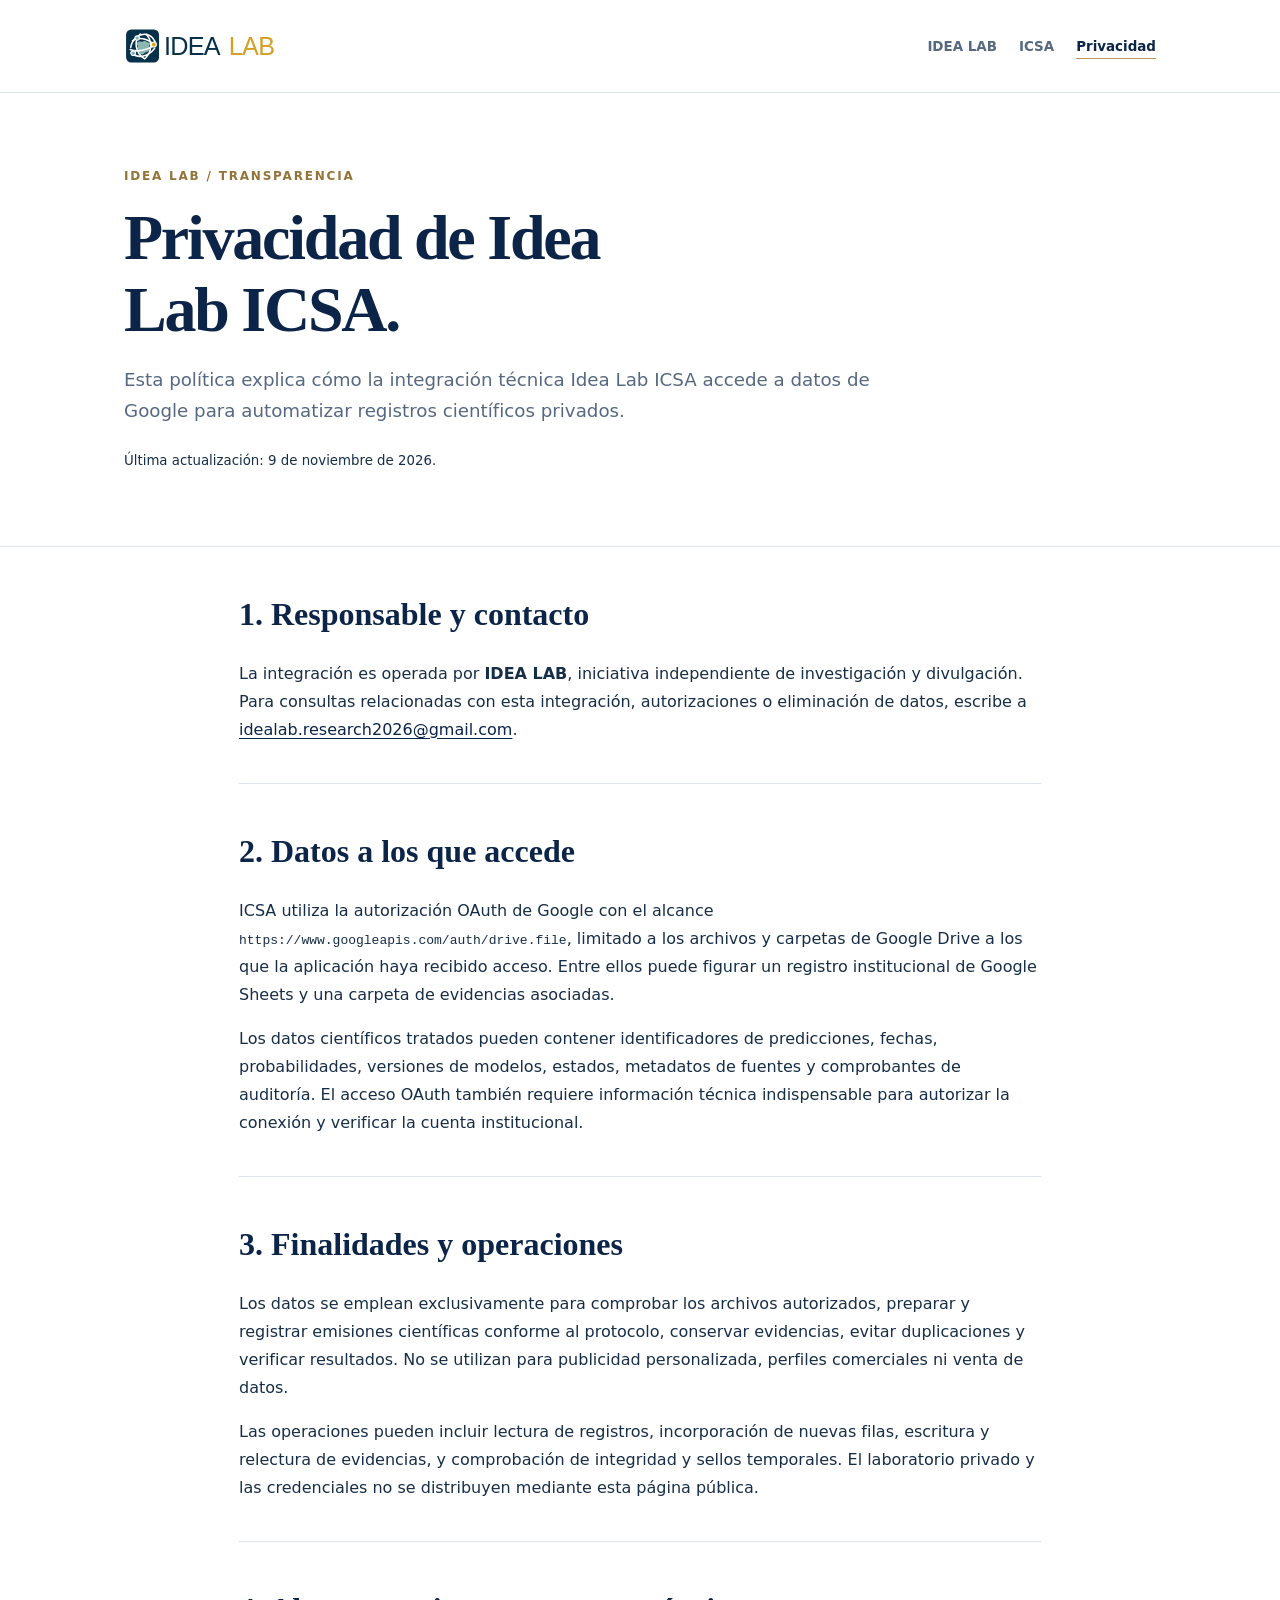
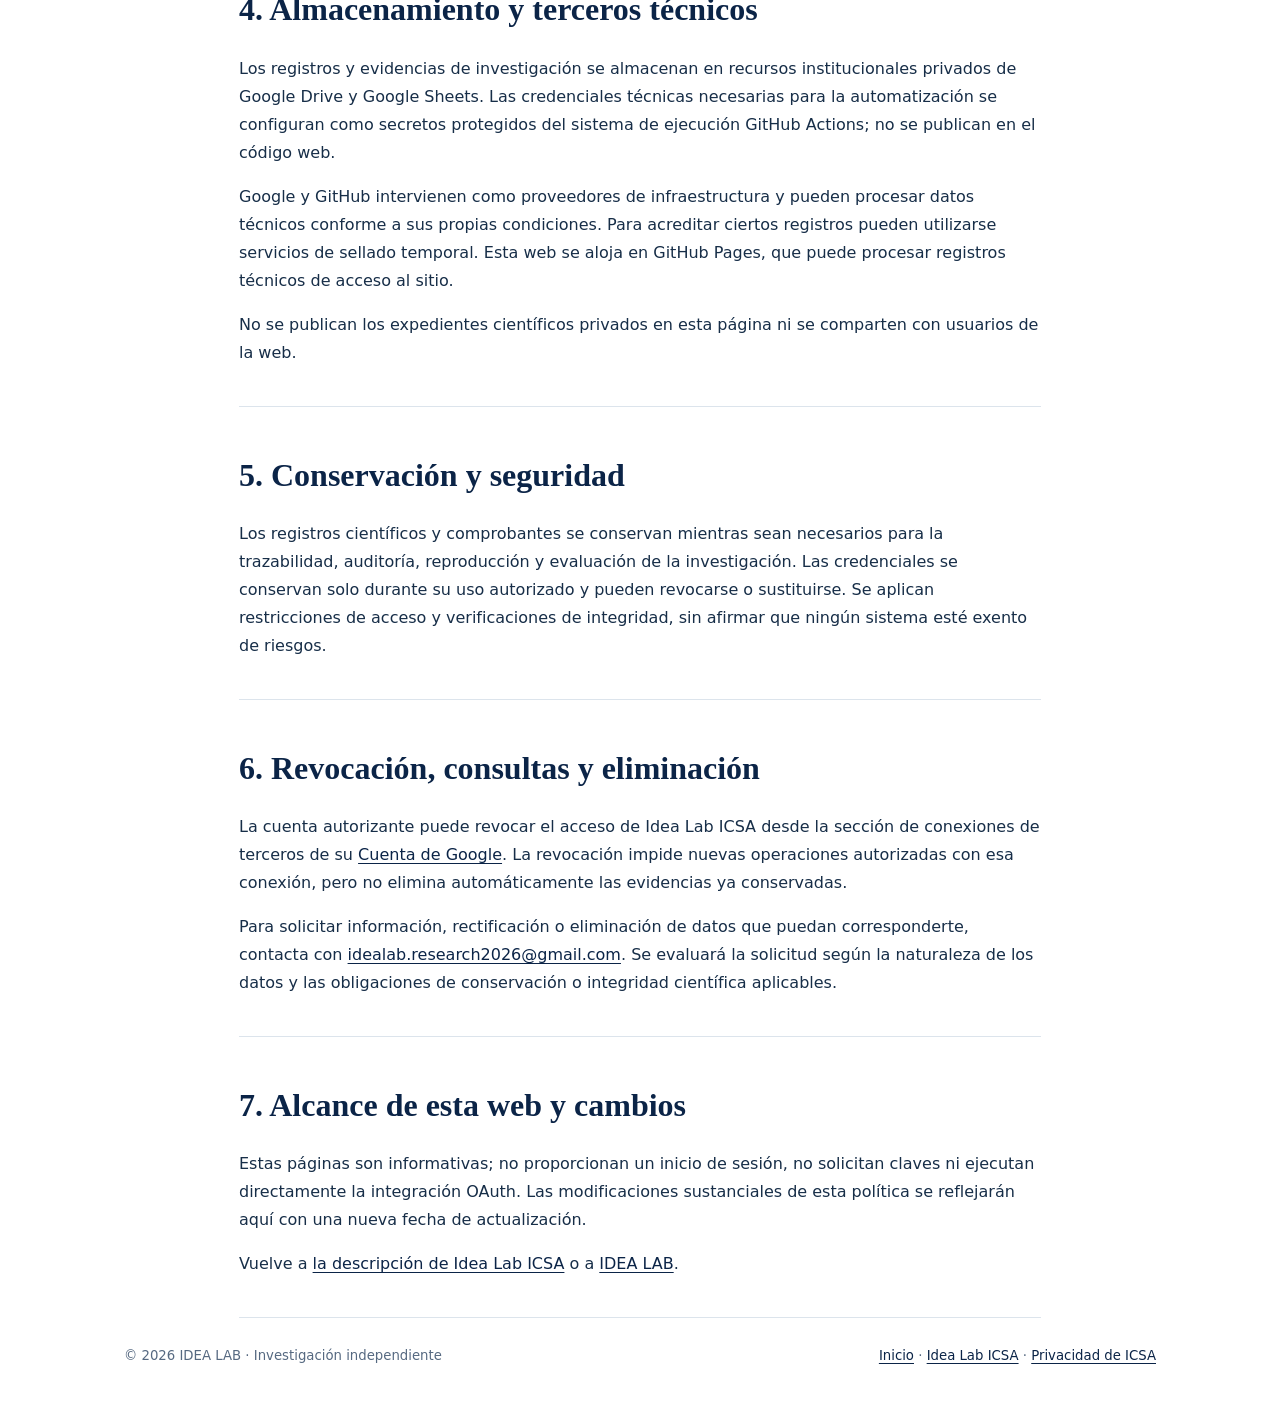
<file: icsa/privacidad.html>
<!doctype html>
<html lang="es">
<head>
  <meta charset="utf-8">
  <meta name="viewport" content="width=device-width, initial-scale=1">
  <meta name="theme-color" content="#0b2447">
  <meta name="description" content="Información sobre el acceso limitado a Google Drive y Google Sheets para la automatización científica de IDEA LAB.">
  <link rel="canonical" href="https://idealab2026.github.io/icsa/privacidad.html">
  <link rel="icon" href="/favicon.svg" type="image/svg+xml">
  <meta property="og:type" content="website">
  <meta property="og:title" content="Privacidad de Idea Lab ICSA · IDEA LAB">
  <meta property="og:description" content="Información sobre el acceso limitado a Google Drive y Google Sheets para la automatización científica de IDEA LAB.">
  <title>Privacidad de Idea Lab ICSA · IDEA LAB</title>
  <style>
    :root{color-scheme:light;--navy:#0b2447;--ink:#172e48;--muted:#566981;--gold:#ba9554;--line:#dce4ec;--paper:#f6f8fa}
    *{box-sizing:border-box}html{scroll-behavior:smooth}
    body{margin:0;background:#fff;color:var(--ink);font-family:system-ui,-apple-system,BlinkMacSystemFont,"Segoe UI",sans-serif}
    a{color:var(--navy);text-underline-offset:3px}
    a:focus-visible{outline:3px solid var(--gold);outline-offset:3px}
    .container{max-width:1080px;margin:0 auto;padding:0 24px}
    header{border-bottom:1px solid var(--line);background:white}
    .head{display:flex;align-items:center;justify-content:space-between;gap:22px;min-height:92px;flex-wrap:wrap;padding-block:14px}
    .brand{display:inline-flex;align-items:center;line-height:0}.brand img{width:170px;height:auto}
    nav{display:flex;align-items:center;gap:22px;flex-wrap:wrap}nav a{font-size:.84rem;font-weight:650;text-decoration:none;color:var(--muted)}
    nav a[aria-current="page"]{color:var(--navy);text-decoration:underline;text-decoration-color:var(--gold);text-underline-offset:7px}
    .hero{padding:72px 0 56px;border-bottom:1px solid var(--line)}
    .eyebrow{font-size:.75rem;font-weight:750;letter-spacing:.15em;text-transform:uppercase;color:#947338}
    h1{font-family:Georgia,"Times New Roman",serif;color:var(--navy);font-size:clamp(2.4rem,5vw,4.35rem);line-height:1.12;letter-spacing:-.035em;font-weight:600;max-width:16ch;margin:18px 0}
    h2{font-family:Georgia,"Times New Roman",serif;color:var(--navy);font-size:clamp(1.45rem,2.6vw,2rem);font-weight:600}
    h3{font-size:1rem;color:var(--navy);margin-top:0}
    p,li{line-height:1.75}p{max-width:80ch}
    .lead{color:var(--muted);font-size:1.14rem;max-width:69ch}
    .actions{display:flex;flex-wrap:wrap;gap:12px;margin-top:28px}
    .button{display:inline-flex;align-items:center;justify-content:center;padding:12px 17px;min-height:44px;border-radius:8px;border:1px solid var(--navy);background:var(--navy);color:white;text-decoration:none;font-weight:700;font-size:.9rem}
    .button.secondary{background:white;color:var(--navy)}
    section{padding:35px 0;border-bottom:1px solid var(--line)}
    .grid{display:grid;grid-template-columns:repeat(3,minmax(0,1fr));gap:17px;margin-top:22px}
    .tile{border:1px solid var(--line);border-radius:12px;padding:22px;background:white}.tile p{font-size:.91rem;margin:0;color:var(--muted)}
    .note{background:var(--paper);border:1px solid var(--line);border-radius:12px;padding:19px 22px;margin:18px 0}
    .note p{margin:0}.sections{max-width:850px}.sections section{padding:23px 0}
    footer{padding:30px 0 40px;font-size:.83rem;color:var(--muted)}
    footer .foot{display:flex;gap:14px;justify-content:space-between;flex-wrap:wrap}
    @media(max-width:740px){.container{padding:0 18px}.head{min-height:0}.hero{padding:44px 0 36px}.grid{grid-template-columns:1fr}nav{gap:13px}}
  </style>
</head>
<body>
<header><div class="container head">
  <a class="brand" href="/" aria-label="IDEA LAB, página principal"><img src="/logo-idea-lab.svg" alt="IDEA LAB" width="170" height="40"></a>
  <nav aria-label="Navegación"><a href="/">IDEA LAB</a><a href="/icsa/">ICSA</a><a href="/icsa/privacidad.html" aria-current="page">Privacidad</a></nav>
</div></header>
<main><div class="hero"><div class="container">
  <span class="eyebrow">IDEA LAB / Transparencia</span>
  <h1>Privacidad de Idea Lab ICSA.</h1>
  <p class="lead">Esta política explica cómo la integración técnica Idea Lab ICSA accede a datos de Google para automatizar registros científicos privados.</p>
  <p><small>Última actualización: 9 de noviembre de 2026.</small></p>
</div></div>
<div class="container sections">
  <section><h2>1. Responsable y contacto</h2>
    <p>La integración es operada por <strong>IDEA LAB</strong>, iniciativa independiente de investigación y divulgación. Para consultas relacionadas con esta integración, autorizaciones o eliminación de datos, escribe a <a href="mailto:idealab.research2026@gmail.com">idealab.research2026@gmail.com</a>.</p>
  </section>
  <section><h2>2. Datos a los que accede</h2>
    <p>ICSA utiliza la autorización OAuth de Google con el alcance <code>https://www.googleapis.com/auth/drive.file</code>, limitado a los archivos y carpetas de Google Drive a los que la aplicación haya recibido acceso. Entre ellos puede figurar un registro institucional de Google Sheets y una carpeta de evidencias asociadas.</p>
    <p>Los datos científicos tratados pueden contener identificadores de predicciones, fechas, probabilidades, versiones de modelos, estados, metadatos de fuentes y comprobantes de auditoría. El acceso OAuth también requiere información técnica indispensable para autorizar la conexión y verificar la cuenta institucional.</p>
  </section>
  <section><h2>3. Finalidades y operaciones</h2>
    <p>Los datos se emplean exclusivamente para comprobar los archivos autorizados, preparar y registrar emisiones científicas conforme al protocolo, conservar evidencias, evitar duplicaciones y verificar resultados. No se utilizan para publicidad personalizada, perfiles comerciales ni venta de datos.</p>
    <p>Las operaciones pueden incluir lectura de registros, incorporación de nuevas filas, escritura y relectura de evidencias, y comprobación de integridad y sellos temporales. El laboratorio privado y las credenciales no se distribuyen mediante esta página pública.</p>
  </section>
  <section><h2>4. Almacenamiento y terceros técnicos</h2>
    <p>Los registros y evidencias de investigación se almacenan en recursos institucionales privados de Google Drive y Google Sheets. Las credenciales técnicas necesarias para la automatización se configuran como secretos protegidos del sistema de ejecución GitHub Actions; no se publican en el código web.</p>
    <p>Google y GitHub intervienen como proveedores de infraestructura y pueden procesar datos técnicos conforme a sus propias condiciones. Para acreditar ciertos registros pueden utilizarse servicios de sellado temporal. Esta web se aloja en GitHub Pages, que puede procesar registros técnicos de acceso al sitio.</p>
    <p>No se publican los expedientes científicos privados en esta página ni se comparten con usuarios de la web.</p>
  </section>
  <section><h2>5. Conservación y seguridad</h2>
    <p>Los registros científicos y comprobantes se conservan mientras sean necesarios para la trazabilidad, auditoría, reproducción y evaluación de la investigación. Las credenciales se conservan solo durante su uso autorizado y pueden revocarse o sustituirse. Se aplican restricciones de acceso y verificaciones de integridad, sin afirmar que ningún sistema esté exento de riesgos.</p>
  </section>
  <section><h2>6. Revocación, consultas y eliminación</h2>
    <p>La cuenta autorizante puede revocar el acceso de Idea Lab ICSA desde la sección de conexiones de terceros de su <a href="https://myaccount.google.com/connections">Cuenta de Google</a>. La revocación impide nuevas operaciones autorizadas con esa conexión, pero no elimina automáticamente las evidencias ya conservadas.</p>
    <p>Para solicitar información, rectificación o eliminación de datos que puedan corresponderte, contacta con <a href="mailto:idealab.research2026@gmail.com">idealab.research2026@gmail.com</a>. Se evaluará la solicitud según la naturaleza de los datos y las obligaciones de conservación o integridad científica aplicables.</p>
  </section>
  <section><h2>7. Alcance de esta web y cambios</h2>
    <p>Estas páginas son informativas; no proporcionan un inicio de sesión, no solicitan claves ni ejecutan directamente la integración OAuth. Las modificaciones sustanciales de esta política se reflejarán aquí con una nueva fecha de actualización.</p>
    <p>Vuelve a <a href="/icsa/">la descripción de Idea Lab ICSA</a> o a <a href="/">IDEA LAB</a>.</p>
  </section>
</div></main><footer><div class="container foot"><span>© 2026 IDEA LAB · Investigación independiente</span><span><a href="/">Inicio</a> · <a href="/icsa/">Idea Lab ICSA</a> · <a href="/icsa/privacidad.html">Privacidad de ICSA</a></span></div></footer>
</body></html>
</file>
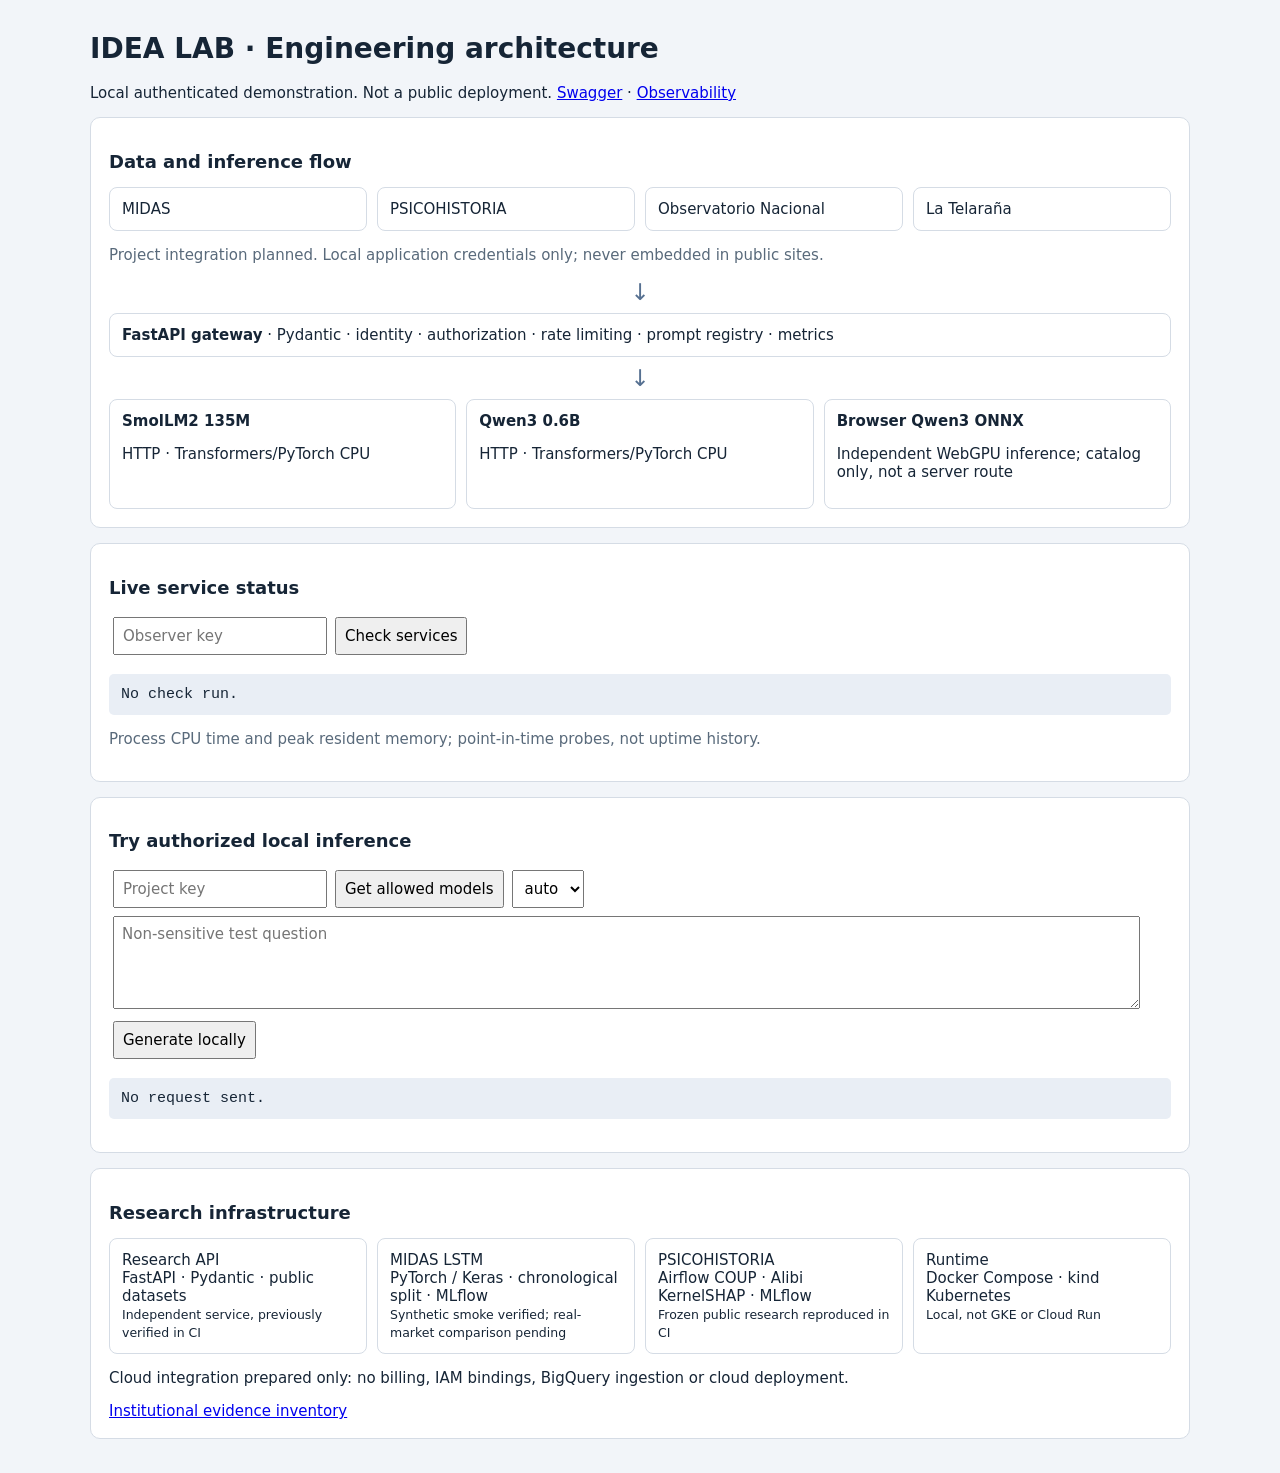
<file: infrastructure/gateway/app/architecture.html>
<!doctype html><meta charset="utf-8"><meta name="viewport" content="width=device-width, initial-scale=1">
<title>IDEA LAB | Engineering architecture</title>
<style>body{font:15px system-ui;color:#162536;background:#f2f5f9;max-width:1100px;margin:32px auto;padding:0 16px}section{border:1px solid #d5dce5;background:white;border-radius:10px;padding:18px;margin:15px 0}.grid{display:grid;grid-template-columns:repeat(auto-fit,minmax(210px,1fr));gap:10px}.tile{border:1px solid #d5dce5;border-radius:8px;padding:12px}.arrow{text-align:center;color:#567091;font-size:23px;margin:8px}h1{font-size:28px}h2{font-size:18px}button,input,select,textarea{font:inherit;padding:8px;margin:4px}textarea{width:95%;min-height:75px}pre{white-space:pre-wrap;overflow-wrap:anywhere;background:#e9eef5;padding:12px;border-radius:5px}.muted{color:#596a7b}</style>
<h1>IDEA LAB · Engineering architecture</h1><p>Local authenticated demonstration. Not a public deployment. <a href="/docs">Swagger</a> · <a href="/dashboard">Observability</a></p>
<section><h2>Data and inference flow</h2><div class="grid"><div class="tile">MIDAS</div><div class="tile">PSICOHISTORIA</div><div class="tile">Observatorio Nacional</div><div class="tile">La Telaraña</div></div><p class="muted">Project integration planned. Local application credentials only; never embedded in public sites.</p><div class="arrow">↓</div><div class="tile"><b>FastAPI gateway</b> · Pydantic · identity · authorization · rate limiting · prompt registry · metrics</div><div class="arrow">↓</div><div class="grid"><div class="tile"><b>SmolLM2 135M</b><p>HTTP · Transformers/PyTorch CPU</p></div><div class="tile"><b>Qwen3 0.6B</b><p>HTTP · Transformers/PyTorch CPU</p></div><div class="tile"><b>Browser Qwen3 ONNX</b><p>Independent WebGPU inference; catalog only, not a server route</p></div></div></section>
<section><h2>Live service status</h2><input id="observer" type="password" autocomplete="off" placeholder="Observer key"><button id="probe">Check services</button><pre id="status">No check run.</pre><p class="muted">Process CPU time and peak resident memory; point-in-time probes, not uptime history.</p></section>
<section><h2>Try authorized local inference</h2><input id="key" type="password" autocomplete="off" placeholder="Project key"><button id="catalog">Get allowed models</button><select id="model"><option value="auto">auto</option></select><textarea id="question" placeholder="Non-sensitive test question"></textarea><button id="send">Generate locally</button><pre id="answer">No request sent.</pre></section>
<section><h2>Research infrastructure</h2><div class="grid"><div class="tile">Research API<br>FastAPI · Pydantic · public datasets<br><small>Independent service, previously verified in CI</small></div><div class="tile">MIDAS LSTM<br>PyTorch / Keras · chronological split · MLflow<br><small>Synthetic smoke verified; real-market comparison pending</small></div><div class="tile">PSICOHISTORIA<br>Airflow COUP · Alibi KernelSHAP · MLflow<br><small>Frozen public research reproduced in CI</small></div><div class="tile">Runtime<br>Docker Compose · kind Kubernetes<br><small>Local, not GKE or Cloud Run</small></div></div><p>Cloud integration prepared only: no billing, IAM bindings, BigQuery ingestion or cloud deployment.</p><a href="https://github.com/idealab2026/idealab2026.github.io/pull/518">Institutional evidence inventory</a></section>
<script>
const $=id=>document.getElementById(id);
async function call(path,key,body){const opts={headers:{'X-API-Key':key},cache:'no-store'};if(body){opts.method='POST';opts.headers['Content-Type']='application/json';opts.body=JSON.stringify(body)}const r=await fetch(path,opts);const x=await r.json();if(!r.ok)throw Error('HTTP '+r.status+': '+JSON.stringify(x.detail));return x}
$('probe').onclick=async()=>{try{$('status').textContent=JSON.stringify(await call('/v1/status',$('observer').value),null,2)}catch(e){$('status').textContent=e.message}};
$('catalog').onclick=async()=>{try{const models=await call('/v1/models',$('key').value);$('model').replaceChildren(new Option('auto','auto'));models.filter(m=>m.gateway_inference).forEach(m=>$('model').add(new Option(m.id,m.id)));$('answer').textContent='Authorized server models loaded.'}catch(e){$('answer').textContent=e.message}};
$('send').onclick=async()=>{if(!$('question').value.trim())return;$('send').disabled=true;$('answer').textContent='Local inference in progress…';try{$('answer').textContent=JSON.stringify(await call('/v1/generate',$('key').value,{model:$('model').value,question:$('question').value,max_new_tokens:64}),null,2)}catch(e){$('answer').textContent=e.message}finally{$('send').disabled=false}};
</script>
</file>
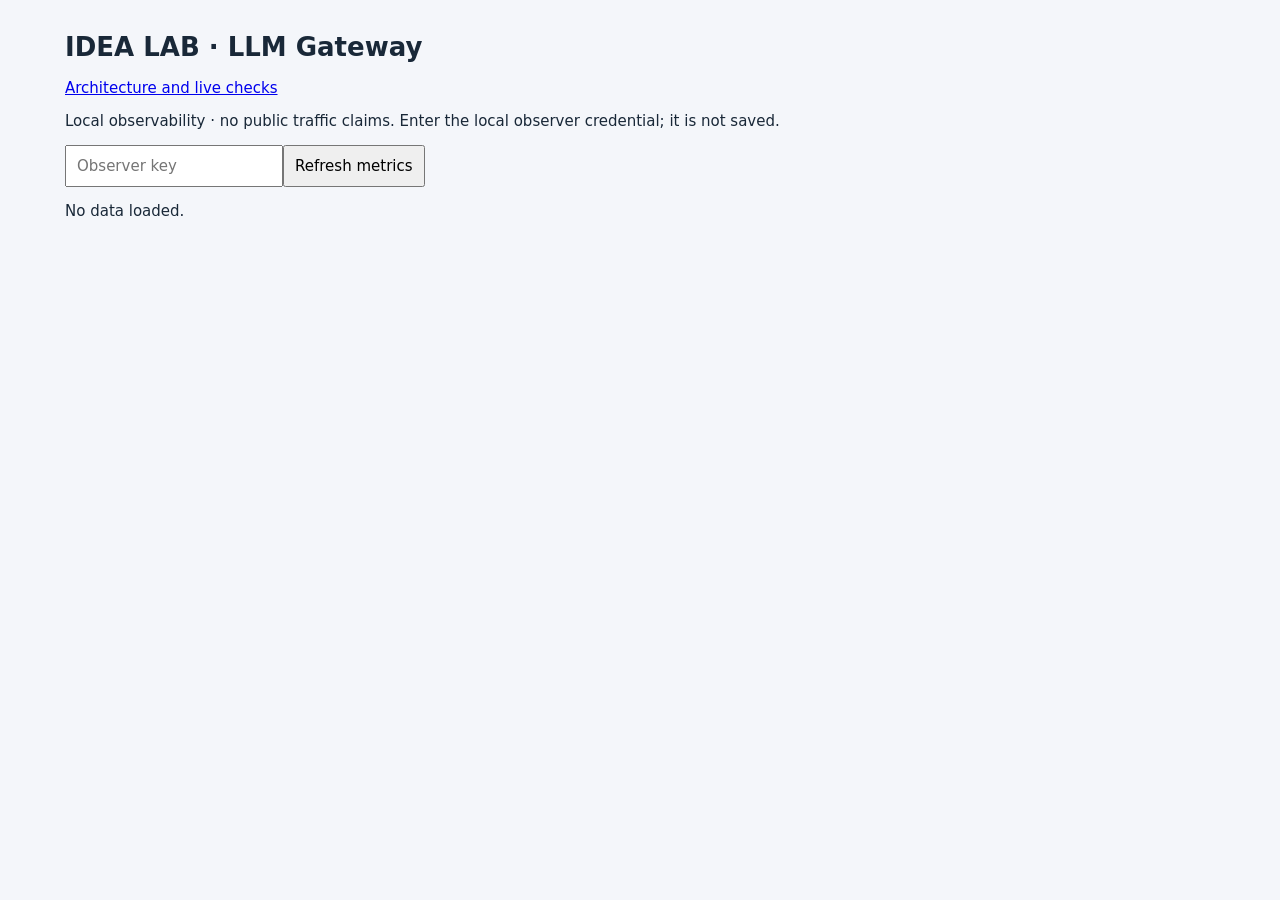
<file: infrastructure/gateway/app/dashboard.html>
<!doctype html><meta charset="utf-8"><meta name="viewport" content="width=device-width, initial-scale=1">
<title>IDEA LAB | Gateway observability</title>
<style>body{font:15px system-ui;background:#f4f6fa;color:#192838;max-width:1150px;margin:32px auto;padding:0 16px}section{background:white;border:1px solid #d5dce5;padding:16px;border-radius:9px;margin:12px 0}table{width:100%;border-collapse:collapse}td,th{padding:9px;text-align:right;border-bottom:1px solid #e6eaf0}td:first-child,th:first-child{text-align:left}input,button{padding:10px;font:inherit}small{color:#54657a}h1{font-size:26px}h2{font-size:18px}.scroll{overflow:auto}</style>
<h1>IDEA LAB · LLM Gateway</h1><p><a href='/architecture'>Architecture and live checks</a></p><p>Local observability · no public traffic claims. Enter the local observer credential; it is not saved.</p>
<input id="key" type="password" autocomplete="off" placeholder="Observer key"><button id="refresh">Refresh metrics</button><p id="status" role="status">No data loaded.</p><div id="out"></div>
<script>
const $=id=>document.getElementById(id);
function node(tag,parent,text){const n=document.createElement(tag);if(text!==undefined)n.textContent=text;parent.append(n);return n}
function show(v){return v===null||v===undefined?'N/D':typeof v==='number'?Number.isInteger(v)?String(v):v.toFixed(2):String(v)}
function table(root,title,data){const s=node('section',root);node('h2',s,title);const w=node('div',s);w.className='scroll';const t=node('table',w);const fields=['requests','success','errors','error_rate','input_tokens','output_tokens','latency_mean_ms','p50_ms','p95_ms'];const tr=node('tr',t);['Group',...fields].forEach(k=>node('th',tr,k));for(const [k,v] of Object.entries(data)){const r=node('tr',t);node('td',r,k);fields.forEach(f=>node('td',r,f==='error_rate'&&v[f]!=null?show(v[f]*100)+'%':show(v[f])))}}
$('refresh').onclick=async()=>{try{const r=await fetch('/v1/metrics',{headers:{'X-API-Key':$('key').value},cache:'no-store'});if(!r.ok)throw Error('HTTP '+r.status);const m=await r.json();$('out').replaceChildren();$('status').textContent='Scope: '+m.scope+' · measured gateway traffic only';table($('out'),'Totals',{all:m.total});table($('out'),'By project',m.by_project);table($('out'),'By model',m.by_model);table($('out'),'By requested mode (including rejections)',m.by_mode);table($('out'),'Daily history',m.by_day);const s=node('section',$('out'));node('h2',s,'Coverage and limits');for(const k of ['browser_telemetry','availability','resource_usage','rag_quality','benchmark','estimated_total_cost','paid_provider_cost','cost_note'])node('p',s,k+': '+show(m[k]));}catch(e){$('out').replaceChildren();$('status').textContent=e.message}};
</script>
</file>
<file: biblioteca-montecristo/styles.css>
:root{--navy:#152b3b;--ink:#20384b;--gold:#a4733e;--cream:#f5f2eb;--paper:#fffefa;--muted:#687681;--line:#d9d8d2;--shadow:0 15px 38px #1a35420d;font-family:Inter,-apple-system,BlinkMacSystemFont,"Segoe UI",sans-serif;color:var(--ink);background:var(--cream)}*{box-sizing:border-box}body{margin:0}a{color:inherit}button,input,select{font:inherit}button{cursor:pointer}button:focus-visible,input:focus-visible,select:focus-visible,a:focus-visible{outline:3px solid var(--gold);outline-offset:3px}button{border:0}button:disabled{opacity:.45;cursor:not-allowed}header{background:var(--paper);border-bottom:1px solid var(--line);padding:16px clamp(18px,4vw,64px);display:flex;justify-content:space-between;align-items:center;gap:18px}header a{text-decoration:none}.brand{font-size:.82rem;letter-spacing:.15em;font-weight:900}.brand strong{color:var(--gold)}.back{font-size:.8rem;color:var(--muted)}.back:hover{color:var(--gold)}main{max-width:1560px;margin:0 auto;padding:22px clamp(16px,3vw,48px) 60px}.eyebrow{font-size:.66rem;letter-spacing:.2em;color:var(--gold);text-transform:uppercase;font-weight:850}.hero{display:grid;grid-template-columns:1fr auto;align-items:center;gap:28px;border-bottom:1px solid var(--line);padding:26px 0 34px}.hero h1{font:500 clamp(2.5rem,5.7vw,5.9rem)/1.02 Georgia,serif;letter-spacing:-.05em;margin:12px 0}.hero h1 em{color:var(--gold)}.intro{font-size:.92rem;max-width:770px;line-height:1.75;color:var(--muted)}.hero-note{background:var(--navy);color:#fff3d9;border-radius:18px;padding:22px 25px;min-width:195px}.hero-note b{display:block;font:500 2.6rem Georgia,serif}.hero-note small{font-size:.76rem;color:#c5d2d7}.hero-stat+.hero-stat{margin-top:13px}.toolbar{display:flex;align-items:center;gap:10px;flex-wrap:wrap;margin:24px 0 20px}.search{flex:1;min-width:200px;border:1px solid var(--line);border-radius:9px;background:var(--paper);padding:12px 15px;max-width:480px}.filter{border:1px solid var(--line);border-radius:9px;background:var(--paper);padding:11px;color:var(--ink);max-width:230px}.section-head{display:flex;gap:14px;align-items:center;justify-content:space-between;flex-wrap:wrap;margin-bottom:18px}.section-head h2{font:500 clamp(1.7rem,3vw,2.5rem) Georgia,serif;margin:0}.count{font-size:.8rem;color:var(--muted)}.grid{display:grid;grid-template-columns:repeat(auto-fill,minmax(210px,1fr));gap:17px}.book{background:var(--paper);border:1px solid var(--line);border-radius:13px;text-align:left;overflow:hidden;min-height:330px;box-shadow:var(--shadow);transition:transform .14s,box-shadow .14s;display:flex;flex-direction:column}.book:hover{transform:translateY(-4px);box-shadow:0 15px 38px #1a354424}.cover{height:235px;display:flex;flex-direction:column;justify-content:space-between;padding:22px;color:#fff;position:relative;overflow:hidden;background:linear-gradient(140deg,#203a4d,#123042)}.cover:before{content:"";position:absolute;inset:13px;border:1px solid #ffffff55;pointer-events:none}.cover:after{content:"✦";font:8rem Georgia,serif;position:absolute;right:-4px;top:65px;color:#ffffff13}.cover .series{font-size:.56rem;letter-spacing:.23em;font-weight:750;opacity:.8;position:relative;z-index:1}.cover-title{font:500 clamp(1.55rem,2.15vw,2.1rem)/1.08 Georgia,serif;position:relative;z-index:1;text-wrap:balance}.cover-author{font-size:.68rem;letter-spacing:.05em;position:relative;z-index:1;opacity:.86}.book:nth-child(6n+2) .cover{background:linear-gradient(140deg,#586c52,#1b473c)}.book:nth-child(6n+3) .cover{background:linear-gradient(140deg,#8b5847,#513535)}.book:nth-child(6n+4) .cover{background:linear-gradient(140deg,#78664a,#443d36)}.book:nth-child(6n+5) .cover{background:linear-gradient(140deg,#3a5475,#252c51)}.book:nth-child(6n) .cover{background:linear-gradient(140deg,#6b607a,#3c324c)}.book-info{padding:14px 15px;display:grid;gap:7px}.book-info strong{font:500 1.15rem Georgia,serif}.meta{font-size:.75rem;color:var(--muted)}.pill{display:inline-block;font-size:.65rem;font-weight:800;letter-spacing:.05em;color:#986930}.pills{display:flex;gap:8px;align-items:center;flex-wrap:wrap}.button{display:inline-flex;align-items:center;justify-content:center;padding:10px 14px;border:1px solid var(--navy);border-radius:9px;background:transparent;text-decoration:none;color:var(--navy);font-size:.79rem;font-weight:750}.button:hover{background:#ebe6da}.button.primary{background:var(--navy);color:#fff}.button.primary:hover{background:#28455e}.button.accent{background:var(--gold);color:white;border-color:var(--gold)}.button.small{padding:7px 10px;font-size:.72rem}.reader{display:none}.reader.active{display:block}.landing.hidden{display:none}#back-to-grid{margin:5px 0 22px}.book-heading{display:grid;grid-template-columns:minmax(0,1fr) auto;align-items:start;gap:20px;padding-bottom:26px;border-bottom:1px solid var(--line)}.book-heading h1{font:500 clamp(2.25rem,5vw,4.4rem)/1.08 Georgia,serif;letter-spacing:-.04em;margin:8px 0 11px}.book-heading p{max-width:780px;font-size:.91rem;line-height:1.72;color:var(--muted);margin:0}.reader-actions{display:flex;gap:9px;align-items:center;flex-wrap:wrap;justify-content:flex-end}.visual-section{margin-top:32px}.visual-section h2{font:500 1.8rem Georgia,serif;margin:0}.sub{font-size:.77rem;color:var(--muted);line-height:1.55;margin:7px 0 16px}.graphic-shell{background:var(--paper);border:1px solid var(--line);border-radius:14px;overflow-x:auto;box-shadow:var(--shadow)}.graphic-shell svg{width:100%;min-width:610px;display:block}.graphic-footer{display:flex;justify-content:space-between;align-items:center;gap:12px;flex-wrap:wrap;margin-top:9px}.graphic-footer small{font-size:.69rem;color:var(--muted)}.chapter-area{display:grid;grid-template-columns:minmax(255px,340px) minmax(0,1fr);gap:23px;align-items:start;margin-top:33px}.episode-list{background:var(--paper);border:1px solid var(--line);border-radius:13px;overflow:hidden;max-height:80vh;overflow-y:auto;position:sticky;top:15px}.episode-list h2{position:sticky;top:0;background:var(--paper);border-bottom:1px solid var(--line);font:500 1.26rem Georgia,serif;margin:0;padding:18px}.episode-row{padding:12px 13px;border-bottom:1px solid #ecebe5;display:flex;align-items:flex-start;gap:12px;width:100%;text-align:left;color:var(--ink);background:transparent}.episode-row:hover{background:#f2eee5}.episode-row.active{background:#e8e4d9;border-left:3px solid var(--gold);padding-left:10px}.episode-n{background:#eee7db;color:#8b6032;flex:0 0 36px;min-height:32px;display:flex;align-items:center;justify-content:center;border-radius:7px;font-size:.72rem;font-weight:850}.episode-row strong{font-size:.75rem;line-height:1.4;display:block;font-weight:750}.episode-row small{color:var(--muted);font-size:.65rem;display:block;margin-top:5px}.episode{background:var(--paper);border:1px solid var(--line);border-radius:13px;padding:22px;min-width:0}.episode h2{font:500 clamp(1.7rem,3vw,2.35rem) Georgia,serif;line-height:1.18;margin:10px 0 16px}.video-box{aspect-ratio:16/9;background:#152b3b;border-radius:10px;overflow:hidden;position:relative}.video-box iframe{width:100%;height:100%;border:0}.video-box img{width:100%;height:100%;object-fit:cover;opacity:.67}.play{position:absolute;inset:0;width:100%;height:100%;background:transparent;color:white;display:grid;place-items:center;font-size:3.9rem;text-shadow:0 3px 15px #000}.play span{background:#0008;border-radius:70px;display:flex;width:74px;height:74px;align-items:center;justify-content:center;padding-left:6px}.episode-toolbar{display:flex;align-items:center;justify-content:space-between;gap:9px;flex-wrap:wrap;margin:13px 0 22px}.description{white-space:pre-wrap;color:#4e606c;line-height:1.73;font-size:.89rem;max-height:265px;overflow:hidden}.description.expanded{max-height:none}.text-expand{background:transparent;text-decoration:underline;color:var(--gold);padding:8px 0;font-size:.78rem}.chapter-visual h3{font:500 1.4rem Georgia,serif;margin:25px 0 0}.status{padding:18px 20px;border:1px solid var(--line);border-radius:11px;background:var(--paper);color:var(--muted)}.footer{padding:20px clamp(18px,4vw,64px);border-top:1px solid var(--line);color:var(--muted);font-size:.73rem;text-align:center}.footer a{color:var(--gold)}.hidden{display:none!important}@media(max-width:900px){.chapter-area{grid-template-columns:1fr}.episode-list{position:static;max-height:240px}.book-heading{grid-template-columns:1fr}.reader-actions{justify-content:flex-start}}@media(max-width:600px){header{padding:13px 15px}.brand{font-size:.68rem}.back{font-size:.7rem}.hero{grid-template-columns:1fr;padding:12px 0 20px;gap:9px}.hero h1{font-size:2.7rem}.hero-note{min-width:0;display:grid;grid-template-columns:repeat(3,minmax(0,1fr));align-items:start;gap:8px;padding:12px}.hero-stat+.hero-stat{margin-top:0}.hero-note b{font-size:1.9rem}.hero-note small{font-size:.65rem;line-height:1.3;display:block}.intro{font-size:.8rem}.grid{grid-template-columns:repeat(2,minmax(0,1fr));gap:10px}.cover{height:180px;padding:16px}.cover-title{font-size:1.45rem}.book{min-height:260px}.book-info{padding:10px}.book-info strong{font-size:.96rem}.toolbar{margin:17px 0}.search{min-width:100%}.filter{flex:1;max-width:none}.book-heading h1{font-size:2.45rem}.episode{padding:13px}.episode h2{font-size:1.65rem}.chapter-area{gap:13px}.section-head h2{font-size:1.65rem}.visual-section{margin-top:23px}.graphic-shell svg{min-width:640px}}
/* Biblioteca: acciones independientes de apertura y compra, sin enlaces anidados en botones. */
.book-open{background:transparent;color:inherit;text-align:left;width:100%;padding:0;flex:1;display:flex;flex-direction:column}
.book-open .cover{width:100%}
.book-open .book-info{width:100%}
.amazon-card-link{display:block;text-decoration:none;color:#fff;background:var(--gold);font-size:.76rem;font-weight:800;letter-spacing:.01em;text-align:center;margin:0 12px 12px;border-radius:8px;padding:10px 8px;transition:background .14s}
.amazon-card-link:hover{background:#885b2c}
.notebooklm-image{width:100%;height:auto;max-height:900px;object-fit:contain;display:block;cursor:zoom-in;background:var(--paper);border-radius:12px}
.image-lightbox{border:0;border-radius:12px;max-width:min(98vw,1600px);max-height:96vh;padding:14px;background:#fffefa;box-shadow:0 20px 70px #0c202b70;overflow:auto}
.image-lightbox::backdrop{background:#061724ce}
.image-lightbox img{max-width:100%;height:auto;display:block;margin-top:10px}
.image-lightbox .button{display:block;margin-left:auto}
@media(max-width:600px){.amazon-card-link{font-size:.65rem;padding:9px 5px;margin:0 7px 8px}.image-lightbox{max-width:98vw;padding:7px}.book-open .book-info{padding:10px}}

.volume-graphic{padding:17px;border-bottom:1px solid var(--line)}
.volume-graphic:last-child{border-bottom:0}
.volume-heading{display:flex;align-items:center;justify-content:space-between;gap:12px;margin-bottom:12px;flex-wrap:wrap}
.volume-heading strong{font:500 1.45rem Georgia,serif;color:var(--ink)}
@media(max-width:600px){.volume-graphic{padding:9px}.volume-heading strong{font-size:1.16rem}}

/* Marca visual de la Biblioteca: mismo símbolo que su tarjeta pública y favicon. */
header .brand{display:inline-flex;align-items:center;gap:11px;min-width:0;line-height:1.2}
header .brand .brand-icon{display:block;flex:0 0 40px;width:40px;height:40px;object-fit:contain;border-radius:9px}
header .brand span{display:inline-block;white-space:nowrap}
@media(max-width:600px){header .brand{gap:8px}header .brand .brand-icon{width:34px;height:34px;flex-basis:34px}header .brand span{font-size:.67rem;letter-spacing:.11em}}
@media(max-width:350px){header .brand span{font-size:.58rem;letter-spacing:.08em}header .back{font-size:.64rem}}
</file>
